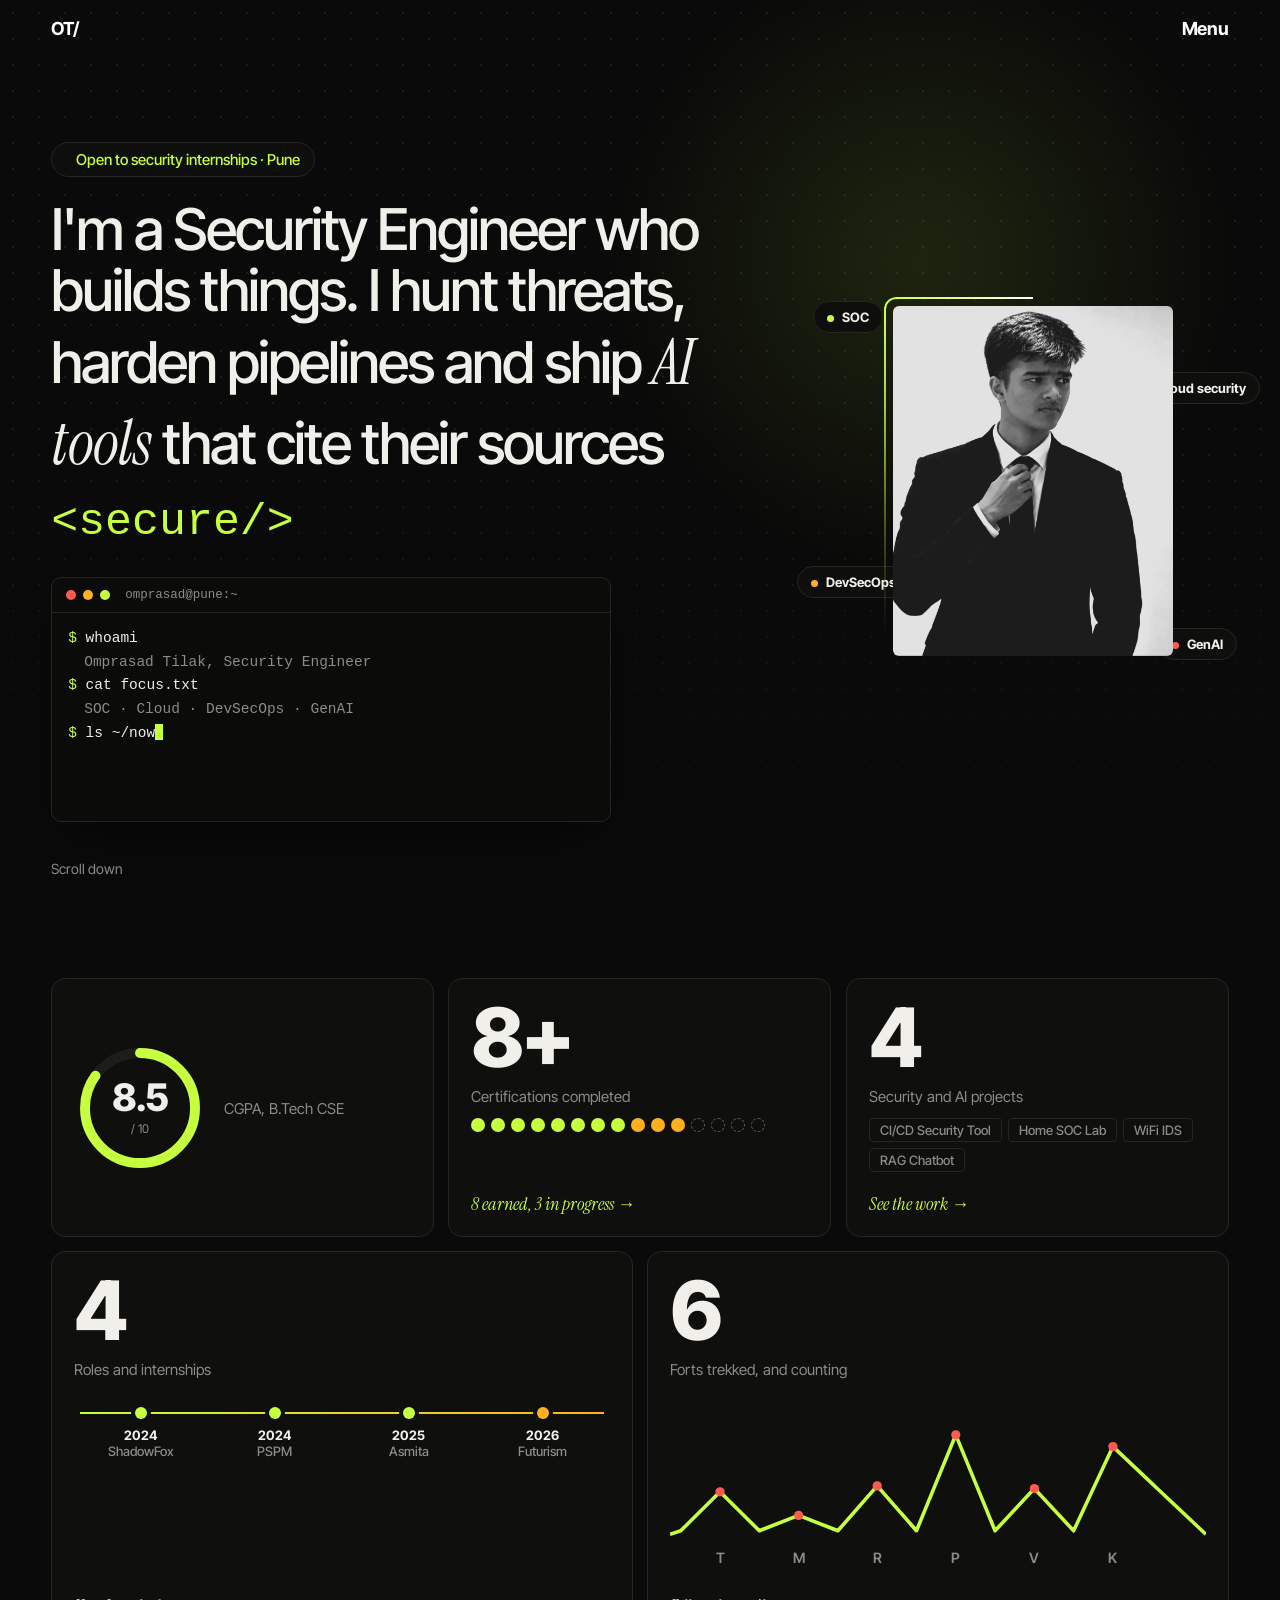
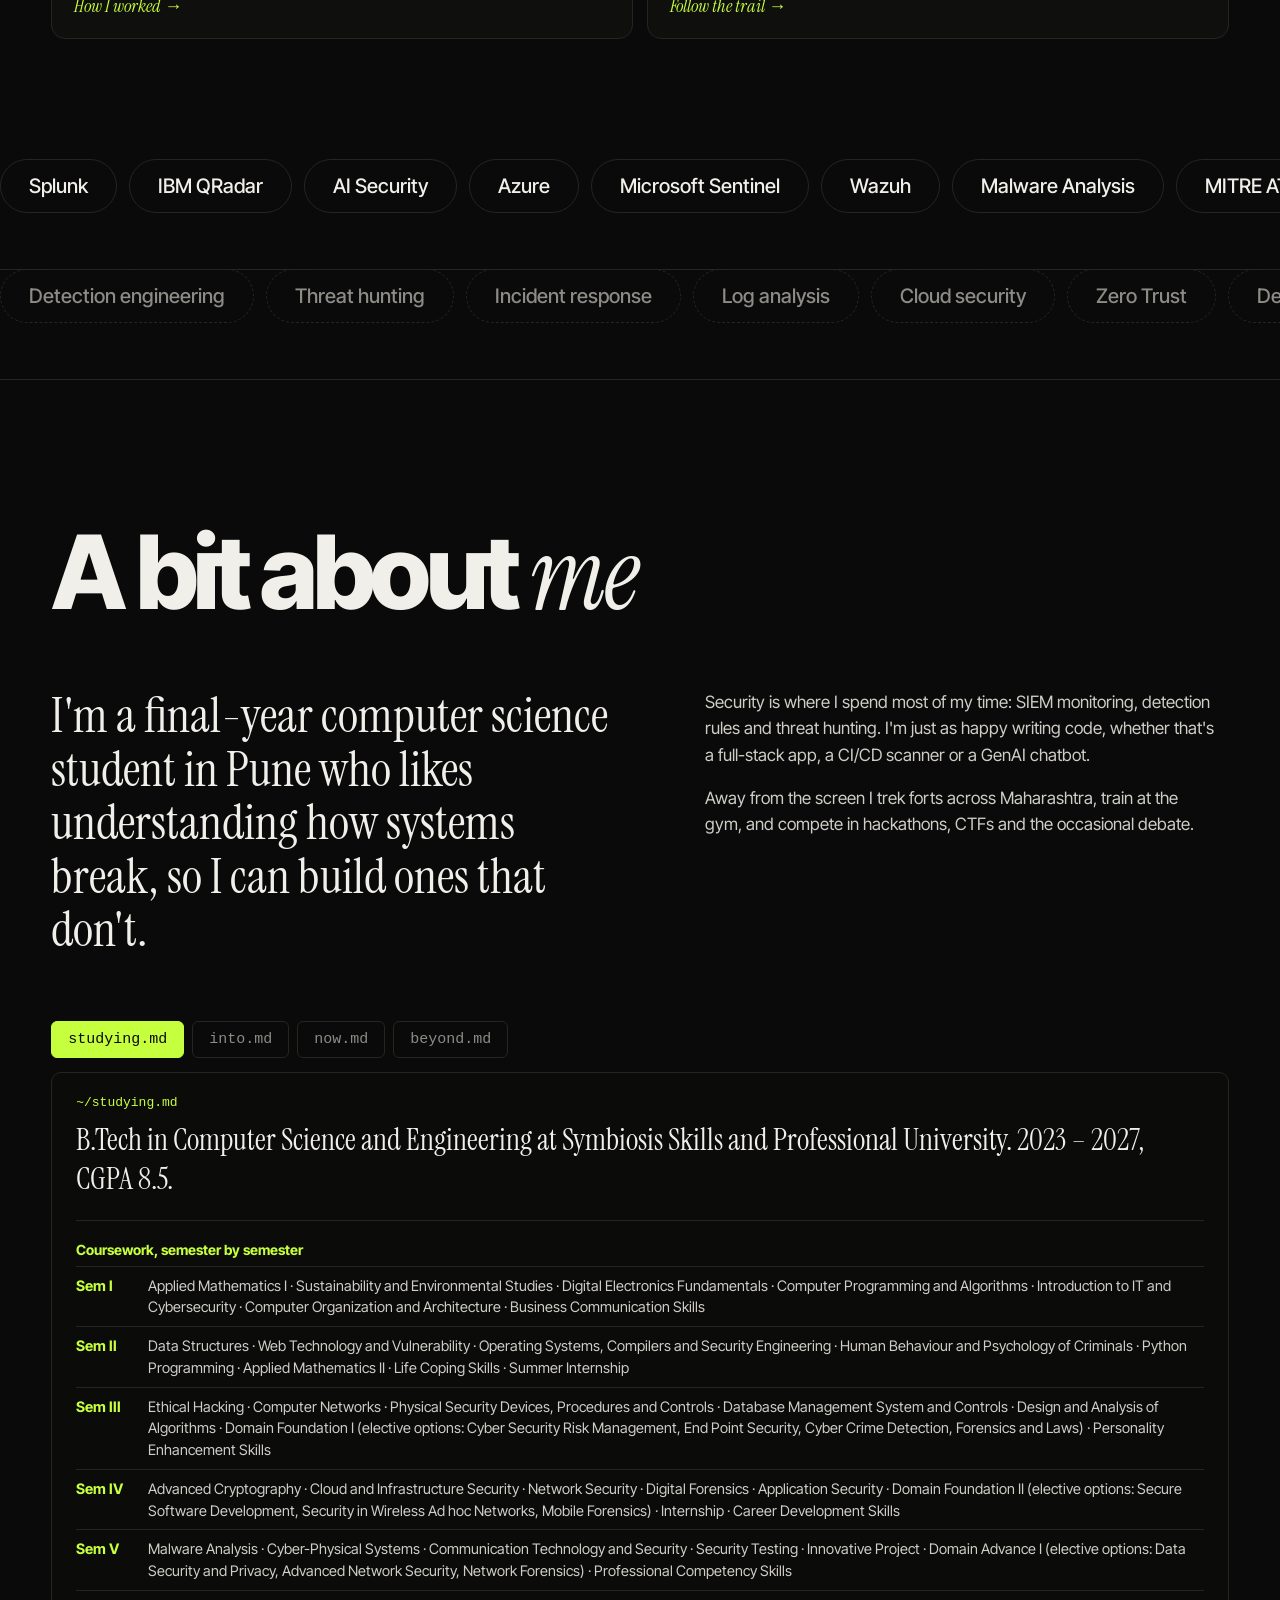
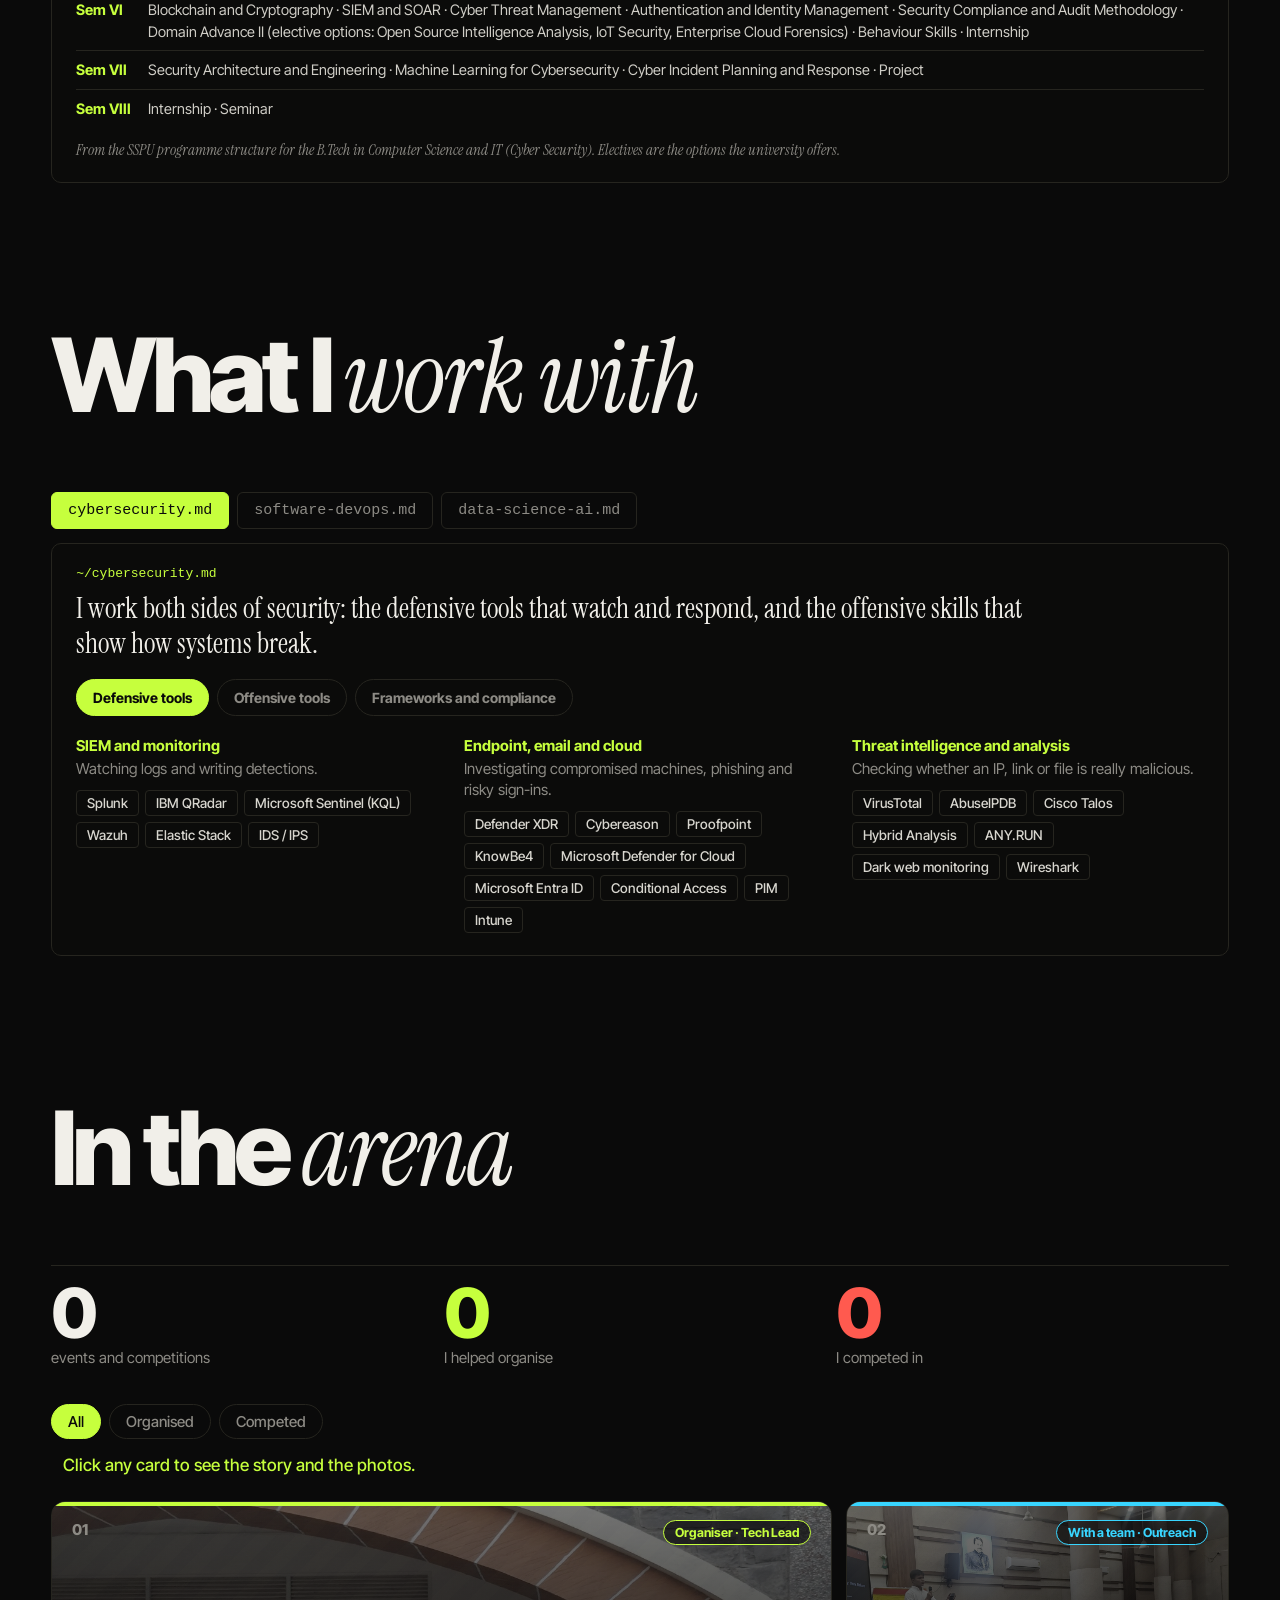
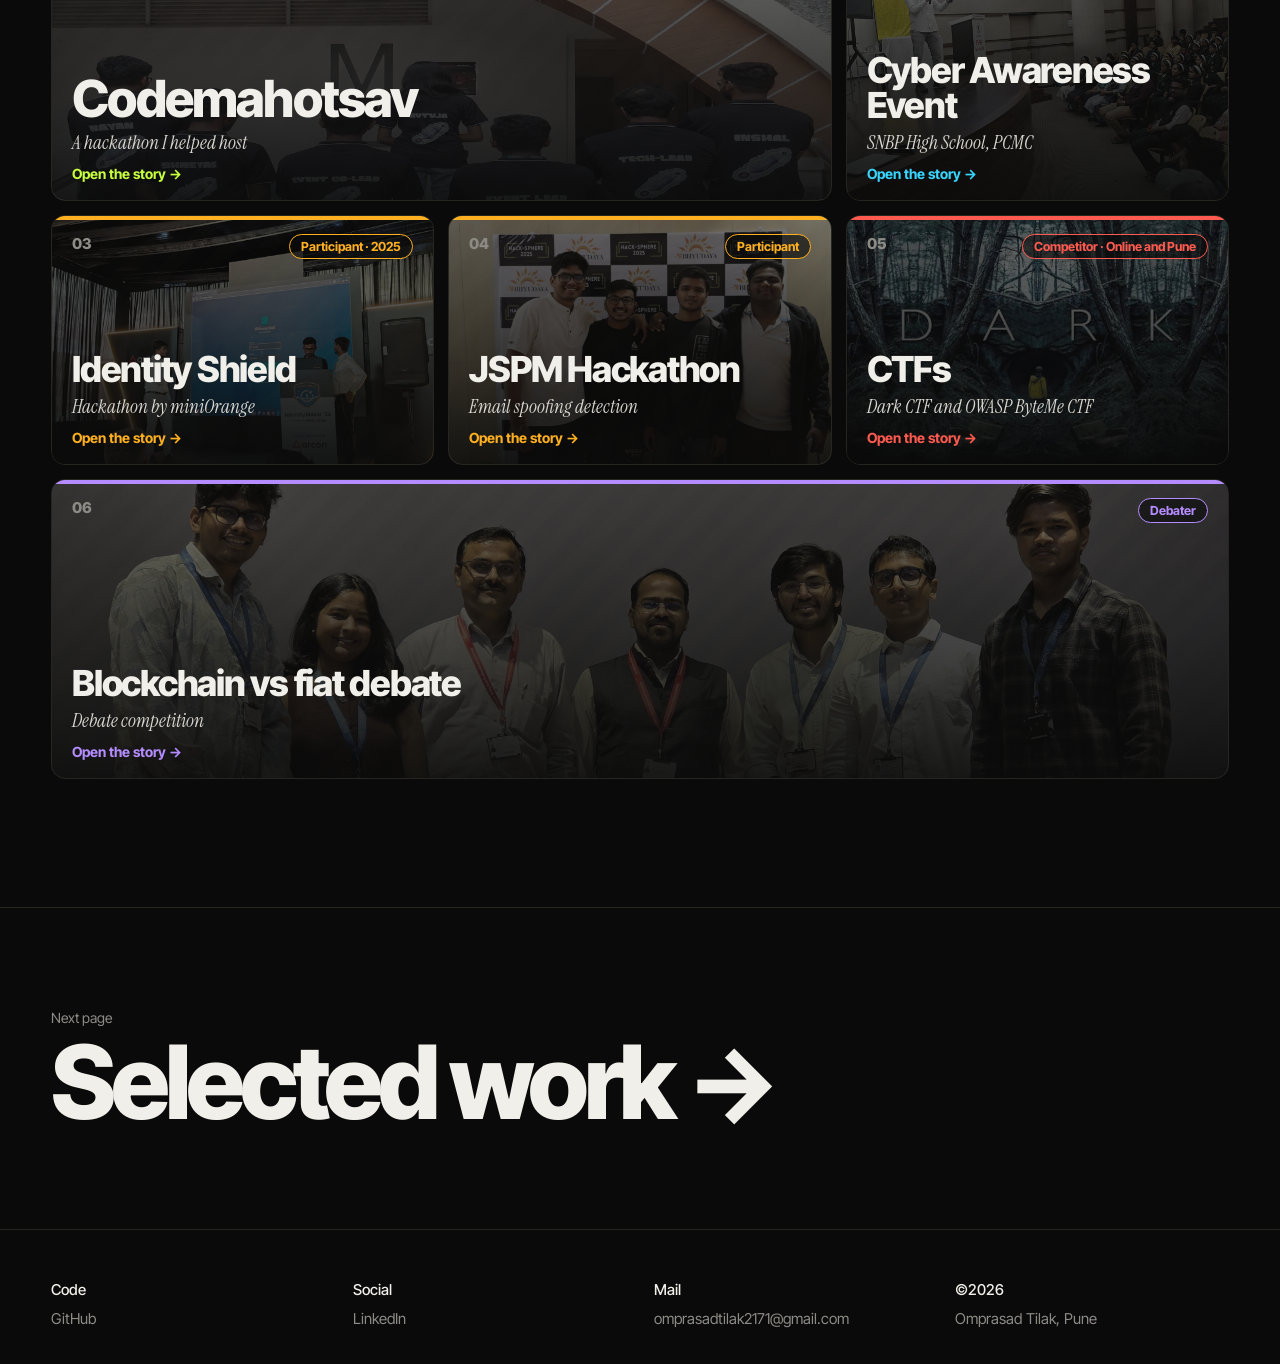
<file: index.html>
<!DOCTYPE html>
<html lang="en">
<head>
<meta charset="utf-8">
<meta name="viewport" content="width=device-width, initial-scale=1, viewport-fit=cover">
<meta name="theme-color" content="#0a0a0a">
<meta name="description" content="Portfolio of Omprasad Tilak, cybersecurity analyst across SOC, cloud security, DevSecOps and applied AI.">
<title>Omprasad Tilak | Cybersecurity Analyst</title>
<link rel="icon" type="images/png" href="images/portrait.png">
<link rel="preconnect" href="https://fonts.googleapis.com">
<link rel="preconnect" href="https://fonts.gstatic.com" crossorigin>
<link href="https://fonts.googleapis.com/css2?family=Inter+Tight:wght@400;500;700;800&family=Instrument+Serif:ital@0;1&display=swap" rel="stylesheet">
<link rel="stylesheet" href="style.css">
<script>(function(){var r=false,s=false;try{var n=performance.getEntriesByType('navigation')[0];r=n?n.type==='reload':!!(performance.navigation&&performance.navigation.type===1)}catch(e){}try{s=sessionStorage.getItem('pre')==='1'}catch(e){}var home=/(^|\/)(index\.html)?$/.test(location.pathname);if(r||(home&&!s))document.documentElement.className+=' show-pre pre-lock'})();</script>
<script>(function(){var d=document.documentElement;if(d.classList.contains('show-pre'))return;try{var n=performance.getEntriesByType('navigation')[0];if(n&&n.type==='navigate')d.className+=' show-pt'}catch(e){}})();</script>
<script>(function(){try{var f=sessionStorage.getItem('intro');sessionStorage.removeItem('intro');if(f==='1'&&document.documentElement.className.indexOf('show-pre')<0&&!matchMedia('(prefers-reduced-motion: reduce)').matches)document.documentElement.className+=' show-intro'}catch(e){}})();</script>
<style>
.hero.hero2{position:relative;display:grid;grid-template-columns:minmax(0,1.3fr) minmax(0,.7fr);gap:36px 56px;align-items:center;justify-content:normal;overflow:hidden}
.hero2:before{content:"";position:absolute;inset:0;background:radial-gradient(520px circle at var(--mx,72%) var(--my,28%),rgba(198,255,61,.11),transparent 62%);pointer-events:none}
.hero2:after{content:"";position:absolute;inset:0;background-image:radial-gradient(rgba(255,255,255,.075) 1px,transparent 1px);background-size:26px 26px;-webkit-mask-image:linear-gradient(#000 40%,transparent);mask-image:linear-gradient(#000 40%,transparent);pointer-events:none}
.hero2>*{position:relative;z-index:1}
.hero2 h1{font-size:clamp(30px,4.5vw,66px);max-width:15em}
.kick{display:inline-flex;align-items:center;gap:10px;font:500 15px var(--sans);color:var(--acc);margin-bottom:22px;padding:7px 14px;border:1px solid var(--line);border-radius:99px;background:#0e0e0d}
.kick .dot{animation-iteration-count:infinite}
.term{margin-top:30px;max-width:560px;border:1px solid var(--line);border-radius:10px;background:#0b0b0a;overflow:hidden;box-shadow:0 18px 50px -20px rgba(0,0,0,.8)}
.th{display:flex;align-items:center;gap:7px;padding:10px 14px;border-bottom:1px solid var(--line);font:500 12.5px ui-monospace,Menlo,monospace;color:var(--mute)}
.th i{width:10px;height:10px;border-radius:50%;background:#2a2a27}.th i:nth-child(1){background:#ff5a4f}.th i:nth-child(2){background:#ffb020}.th i:nth-child(3){background:var(--acc)}
.th span{margin-left:8px}
.tb{padding:14px 16px 16px;font:500 14.5px/1.65 ui-monospace,SFMono-Regular,Menlo,monospace;min-height:208px}
.tb .cmd{color:var(--fg)}.tb .cmd:before{content:"$ ";color:var(--acc)}
.tb .out{color:var(--mute);padding-left:16px}
.tb .ok{color:var(--acc)}
.cur{display:inline-block;width:8px;height:16px;background:var(--acc);vertical-align:-3px;animation:blink 1s steps(1) infinite}
@keyframes blink{50%{opacity:0}}
.pv{position:relative;display:grid;place-items:center;padding:20px 0}
.fb{position:absolute;font:700 13px var(--sans);padding:7px 13px;border:1px solid var(--line);border-radius:99px;background:#0e0e0d;color:var(--fg);animation:fl 5.5s ease-in-out infinite;white-space:nowrap}
.fb:before{content:"";display:inline-block;width:7px;height:7px;border-radius:50%;background:var(--acc);margin-right:8px}
.fb.a{top:4%;left:-6%}.fb.b{top:22%;right:-8%;animation-delay:-1.4s}.fb.c{bottom:20%;left:-10%;animation-delay:-2.8s}.fb.d{bottom:4%;right:-2%;animation-delay:-4s}
.fb.b:before{background:#38d5ff}.fb.c:before{background:#ffb020}.fb.d:before{background:#ff5a4f}
@keyframes fl{50%{transform:translateY(-10px)}}
.hero2 .scroll{grid-column:1/-1}
.bento{display:grid;grid-template-columns:repeat(6,1fr);gap:14px;padding:clamp(24px,4vw,48px) var(--pad) clamp(36px,5vw,64px)}
.t3{position:relative;grid-column:span 2;display:flex;flex-direction:column;gap:10px;padding:22px 22px 20px;border:1px solid var(--line);border-radius:14px;background:#0f0f0e;overflow:hidden;transition:border-color .25s,transform .2s;will-change:transform}
.t3.w{grid-column:span 3}
.t3:hover,.t3:focus-visible{border-color:var(--acc)}
.t3 .big{display:block;font:800 clamp(56px,6.4vw,100px)/.9 var(--sans);letter-spacing:-.05em;white-space:nowrap}
.t3 .lb{color:var(--mute);font-size:15px}
.t3 .go2{margin-top:auto;padding-top:10px;font:400 italic 18px var(--serif);color:var(--acc)}
.cg{flex-direction:row;align-items:center;gap:18px}
.gw{position:relative;width:132px;height:132px;flex:none}
.gw svg{width:100%;height:100%;transform:rotate(-90deg)}
.gt{fill:none;stroke:#1d1d1a;stroke-width:9}
.gf{fill:none;stroke:var(--acc);stroke-width:9;stroke-linecap:round;stroke-dasharray:100;stroke-dashoffset:100;transition:stroke-dashoffset 1.6s cubic-bezier(.2,.8,.2,1) .2s}
.t3.on .gf{stroke-dashoffset:15}
.gn{position:absolute;inset:0;display:grid;place-items:center;text-align:center}
.gn b{font:800 38px/1 var(--sans);letter-spacing:-.04em}
.gn small{display:block;color:var(--mute);font-size:12px;margin-top:2px}
.dots{display:flex;flex-wrap:wrap;gap:6px}
.dots i{width:14px;height:14px;border-radius:50%;background:var(--acc)}
.dots i.ip{background:#ffb020;animation:pg 1.8s ease-out infinite;box-shadow:0 0 0 0 #ffb020}
.dots i.pl{background:none;border:1.5px dashed #5a5a55}
@keyframes pg{70%{box-shadow:0 0 0 7px transparent}100%{box-shadow:0 0 0 0 transparent}}
.mini{display:flex;flex-wrap:wrap;gap:6px}
.mini span{font:500 13px var(--sans);padding:3px 10px;border:1px solid var(--line);border-radius:4px;color:var(--mute)}
.tl{display:flex;justify-content:space-between;position:relative;padding-top:14px;margin-top:2px}
.tl:before{content:"";position:absolute;left:6px;right:6px;top:19px;height:2px;background:linear-gradient(90deg,var(--acc),#ffb020)}
.tl div{position:relative;font:500 13px/1.25 var(--sans);color:var(--mute);text-align:center;flex:1}
.tl div:before{content:"";display:block;width:12px;height:12px;border-radius:50%;background:var(--acc);margin:0 auto 8px;box-shadow:0 0 0 4px #0f0f0e}
.tl div:last-child:before{background:#ffb020}
.tl b{display:block;color:var(--fg);font-weight:700}
.pk{width:100%;height:auto;margin-top:4px}
.pk path{fill:none;stroke:var(--acc);stroke-width:2;stroke-linejoin:round;stroke-dasharray:600;stroke-dashoffset:600;transition:stroke-dashoffset 2.2s ease .2s}
.t3.on .pk path{stroke-dashoffset:0}
.pk circle{fill:#ff5a4f}
.pk text{fill:#8d8b85;font:600 8px var(--sans)}
.track.rev{animation-direction:reverse;animation-duration:55s}
.track.rev span{color:var(--mute);border-style:dashed}
.tools2{padding:0 0 56px;overflow:hidden;border-bottom:1px solid var(--line);margin-top:-1px}
.files{display:flex;flex-wrap:wrap;gap:8px;margin:34px 0 0}
.files button{all:unset;cursor:pointer;font:500 15px ui-monospace,Menlo,monospace;padding:9px 16px;border:1px solid var(--line);border-radius:6px;color:var(--mute);transition:.2s}
.files button:hover{color:var(--fg);border-color:#4a4a45}
.files button[aria-selected=true]{color:#0a0a0a;background:var(--acc);border-color:var(--acc)}
.files button:focus-visible{outline:2px solid var(--acc);outline-offset:3px}
.fp{margin-top:14px;padding:22px 24px;border:1px solid var(--line);border-radius:10px;background:#0b0b0a;font:400 clamp(20px,2.4vw,30px)/1.3 var(--serif);min-height:120px;animation:fi .5s both}
.fp .pth{display:block;font:500 13px ui-monospace,Menlo,monospace;color:var(--acc);margin-bottom:10px}
@keyframes fi{from{opacity:0;transform:translateY(8px)}}
.rv{opacity:0;transform:translateY(26px);transition:opacity .9s,transform .9s cubic-bezier(.2,.7,.2,1)}
.rv.in{opacity:1;transform:none}
@media(max-width:900px){.hero.hero2{grid-template-columns:1fr}.pv{order:-1;justify-self:start}.fb.a{left:0}.fb.c{left:0}.fb.b,.fb.d{right:0}.t3,.t3.w{grid-column:span 3}.t3:last-child{grid-column:span 6}}
@media(max-width:600px){.t3,.t3.w{grid-column:span 6}.cg{flex-direction:row}.tb{font-size:13px}}
@media(prefers-reduced-motion:reduce){.fb,.cur,.dots i.ip{animation:none}.rv{opacity:1;transform:none;transition:none}.pk path{transition:none;stroke-dashoffset:0}.gf{transition:none}}
</style>
<style>
.asum{display:grid;grid-template-columns:repeat(3,1fr);border-top:1px solid var(--line);margin-bottom:20px}
.asum div{padding:16px 16px 14px 0}
.asum b{display:block;font:800 clamp(40px,5.4vw,72px)/.9 var(--sans);letter-spacing:-.05em}
.asum div:nth-child(2) b{color:var(--acc)}.asum div:nth-child(3) b{color:#ff5a4f}
.asum span{color:var(--mute);font-size:15px}
.af{display:flex;gap:8px;flex-wrap:wrap;margin-bottom:16px}
.af button{all:unset;cursor:pointer;font:500 15px var(--sans);padding:7px 16px;border:1px solid var(--line);border-radius:99px;color:var(--mute);transition:.2s}
.af button:hover{color:var(--fg);border-color:#4a4a45}
.af button.on{background:var(--acc);color:#0a0a0a;border-color:var(--acc)}
.af button:focus-visible{outline:2px solid var(--acc);outline-offset:3px}
.ahint{display:flex;align-items:center;gap:12px;margin:0 0 26px;font:500 17px var(--sans);color:var(--acc)}
.ahint .dot{flex:none;animation-iteration-count:infinite}
.evg{display:grid;grid-template-columns:repeat(6,1fr);gap:14px}
.ev{all:unset;box-sizing:border-box;position:relative;cursor:pointer;grid-column:span 2;min-height:250px;border:1px solid var(--line);border-radius:14px;overflow:hidden;display:flex;flex-direction:column;justify-content:space-between;padding:18px 20px 18px;background:repeating-linear-gradient(135deg,#131311 0 14px,#0f0f0e 14px 28px);transition:transform .25s,border-color .25s;--rc:var(--acc)}
.ev.big{grid-column:span 4;min-height:300px}.ev.wide{grid-column:span 6;min-height:210px}
.ev:hover,.ev:focus-visible{transform:translateY(-5px);border-color:var(--rc)}
.ev:focus-visible{outline:2px solid var(--rc);outline-offset:3px}
.ev .cv{position:absolute;inset:0;width:100%;height:100%;object-fit:cover;opacity:.5;transition:transform .8s cubic-bezier(.2,.7,.2,1),opacity .4s;filter:saturate(.8)}
.ev:hover .cv{transform:scale(1.06);opacity:.62}
.ev:before{content:"";position:absolute;inset:0;background:linear-gradient(180deg,rgba(10,10,10,.15),rgba(10,10,10,.88));z-index:1}
.ev:after{content:"";position:absolute;left:0;top:0;right:0;height:4px;background:var(--rc);z-index:2}
.ev>*:not(.cv){position:relative;z-index:2}
.evt{display:flex;justify-content:space-between;align-items:flex-start;gap:10px}
.evn{font:800 15px var(--sans);color:var(--mute)}
.evb{font:700 12.5px var(--sans);padding:4px 11px;border-radius:99px;border:1px solid var(--rc);color:var(--rc);background:rgba(10,10,10,.6)}
.ev h3{font:800 clamp(24px,2.8vw,38px)/1 var(--sans);letter-spacing:-.035em}
.ev.big h3{font-size:clamp(30px,4vw,54px)}
.ev .tg{display:block;font:italic 400 19px var(--serif);color:#d8d6cf;margin-top:6px}
.ev .op{font:700 14px var(--sans);color:var(--rc);margin-top:10px;display:block}
dialog.ad{border:1px solid var(--line);background:#0e0e0d;color:var(--fg);width:min(900px,94vw);max-height:92vh;max-height:92dvh;padding:0;border-radius:10px;overflow:auto;margin:auto}
dialog.ad::backdrop{background:rgba(0,0,0,.72);backdrop-filter:blur(6px)}
html:has(dialog.ad[open]){overflow:hidden}
dialog.ad[open]{animation:dpop2 .35s cubic-bezier(.2,.8,.2,1)}
@keyframes dpop2{from{opacity:0;transform:translateY(18px) scale(.98)}}
.ad .dh{position:sticky;top:0;z-index:3;display:flex;justify-content:space-between;align-items:center;padding:14px 22px;background:#0e0e0d;border-bottom:1px solid var(--line);font:500 15px var(--sans)}
.ad .dh button{all:unset;cursor:pointer;color:var(--fg);padding:4px 2px}
.ad .dh button:hover{color:var(--acc)}
.ad .dh button:focus-visible{outline:2px solid var(--acc);border-radius:4px}
.ad .dh nav{display:flex;gap:22px}
.ad .cb{padding:26px 22px 34px}
.ad .evb{display:inline-block;margin-bottom:14px;background:none}
.ad h3{font:800 clamp(32px,5vw,60px)/1 var(--sans);letter-spacing:-.04em}
.ad .by{font:italic 400 22px var(--serif);color:var(--mute);margin:8px 0 20px}
.ad p.d{color:#cfcdc6;font-size:19px;max-width:38em}
.ad .gal2{display:grid;grid-template-columns:repeat(2,1fr);gap:30px;padding:26px 12px 8px}
@media(max-width:760px){.ad .gal2{grid-template-columns:1fr}}
@media(max-width:900px){.evg{grid-template-columns:repeat(2,1fr)}.ev,.ev.big,.ev.wide{grid-column:span 1}.ev.big,.ev.wide{grid-column:span 2}}
@media(max-width:560px){.evg{grid-template-columns:1fr}.ev,.ev.big,.ev.wide{grid-column:span 1;min-height:220px}.asum span{font-size:13px}}
@media(prefers-reduced-motion:reduce){dialog.ad[open]{animation:none}.ev .cv{transition:none}}
.ad h4.sb{font:700 clamp(22px,2.6vw,30px)/1.1 var(--sans);letter-spacing:-.03em;margin:34px 0 8px;padding-top:22px;border-top:1px solid var(--line)}
.ad h4.sb span{display:block;font:italic 400 19px var(--serif);color:var(--rc);letter-spacing:0;margin-top:5px}
.ad .kf2{display:grid;grid-template-columns:repeat(auto-fit,minmax(190px,1fr));border-top:1px solid var(--line);margin:18px 0 6px}
.ad .kf2 div{padding:11px 14px 13px 0;border-bottom:1px solid var(--line)}
.ad .kf2 small{display:block;color:var(--mute);font-size:13px}
.ad .kf2 span{font-size:16px;line-height:1.35}
.ad .sk2h{font:700 14px var(--sans);color:var(--rc);margin:20px 0 10px}
.ad .sk2{display:flex;flex-wrap:wrap;gap:6px;list-style:none;padding:0;margin:0}
.ad .sk2 li{font:500 14px var(--sans);padding:4px 11px;border:1px solid var(--line);border-radius:4px}
.ad .sv{border-left:3px solid var(--rc);padding:2px 0 2px 16px;margin-top:20px;color:#cfcdc6;font-size:17px}
.ad .sv b{display:block;color:var(--rc);font:700 14px var(--sans);margin-bottom:3px}
.ad .gal2 .slot:not(:has(img)){min-height:150px}
.cw{margin-top:22px;padding-top:6px;border-top:1px solid var(--line);font-family:var(--sans)}
.cw h5{font:700 14px var(--sans);color:var(--acc);margin:14px 0 8px}
.cw>div{display:grid;grid-template-columns:62px 1fr;gap:10px;padding:8px 0;border-top:1px solid var(--line);font-size:14.5px;line-height:1.5;color:#cfcdc6}
.cw b{color:var(--acc);font-weight:700}
.cwn{font:italic 400 15px var(--serif);color:var(--mute);margin-top:12px}
.sp{margin-top:14px;border:1px solid var(--line);border-radius:10px;background:#0b0b0a;padding:22px 24px;animation:fi .5s both}
.sp .lead2{font:400 clamp(20px,2.4vw,28px)/1.25 var(--serif);margin-bottom:18px;max-width:34em}
.sub{display:flex;gap:8px;flex-wrap:wrap;margin:0 0 20px}
.sub button{all:unset;cursor:pointer;font:700 14px var(--sans);padding:9px 16px;border:1px solid var(--line);border-radius:99px;color:var(--mute);transition:.2s;--sc:var(--acc)}
.sub button[data-c=red]{--sc:#ff5a4f}.sub button[data-c=amber]{--sc:#ffb020}
.sub button:hover{color:var(--fg);border-color:var(--sc)}
.sub button[aria-pressed=true]{background:var(--sc);color:#0a0a0a;border-color:var(--sc)}
.sub button:focus-visible{outline:2px solid var(--sc);outline-offset:3px}
.sg{display:grid;grid-template-columns:repeat(auto-fit,minmax(250px,1fr));gap:24px 36px}
.sg h4{font:700 15px var(--sans);color:var(--fg);margin:0 0 3px}
.sg p{color:var(--mute);font-size:15px;line-height:1.4;margin-bottom:11px}
.sc{display:flex;flex-wrap:wrap;gap:6px;list-style:none;padding:0;margin:0}
.sc li{display:inline-flex;align-items:center;gap:7px;font:500 13.5px var(--sans);padding:4px 10px;border:1px solid var(--line);border-radius:4px;color:#d8d6cf}
.sc li img{flex:none;opacity:.9}
.sc li.pl{border-style:dashed;color:var(--mute)}
.sg.off h4{color:#ff5a4f}.sg.def h4{color:var(--acc)}
@media(max-width:600px){html .sp{padding:16px}html .cw>div{grid-template-columns:1fr;gap:2px}.sub button{min-height:42px}}
.ph2{position:relative;margin:0}
.ph2 img{display:block;width:100%;height:auto;border-radius:6px;background:#0f0f0e}
.ph2:before{content:"";position:absolute;inset:-9px;border-radius:12px;padding:2px;pointer-events:none;background:conic-gradient(from var(--a),transparent 0 62%,var(--lc,#38d5ff) 88%,#fff 100%);-webkit-mask:linear-gradient(#000 0 0) content-box,linear-gradient(#000 0 0);-webkit-mask-composite:xor;mask:linear-gradient(#000 0 0) content-box,linear-gradient(#000 0 0);mask-composite:exclude;animation:orbit 3.2s linear infinite}
.nf{padding:34px 18px;border:1px dashed #4a4a45;border-radius:6px;color:var(--mute);font:500 13.5px/1.5 ui-monospace,Menlo,monospace;text-align:center;background:repeating-linear-gradient(135deg,#141412 0 14px,#101010 14px 28px);overflow-wrap:anywhere}
@media(prefers-reduced-motion:reduce){.ph2:before{animation:none}}
.ev .cv{object-position:var(--op,center 22%)}
.ev.wide{min-height:300px}
@media(max-width:560px){html .ev.wide{min-height:230px}}
</style>
</head>
<body>
<div id="intro" aria-hidden="true"><span>About</span></div>
<div id="pre" aria-hidden="true"><span>Loading portfolio</span><b id="pn">0%</b></div>
<div id="pt" aria-hidden="true"><span style="font-size:min(24vw,330px)">Home</span></div>
<header class="bar">
  <a href="index.html" aria-label="Home">OT/</a>
  <button id="mb" aria-expanded="false" aria-controls="menu">Menu</button>
</header>

<div id="menu" role="dialog" aria-label="Menu">
  <div class="top"><span>/ menu</span><button id="mc">Close</button></div>
  <nav><a href="index.html" aria-current="page">About</a><a href="work.html">Work</a><a href="experience.html">Experience</a><a href="trail.html">Trail</a><a href="certifications.html">Credentials</a><a href="certifications.html#contact">Contact</a></nav>
  <div class="cn">
    <a href="https://in.linkedin.com/in/omprasad-tilak-69430b297" target="_blank" rel="noopener"><small>01</small>LinkedIn</a>
    <a href="https://github.com/omeetilak" target="_blank" rel="noopener"><small>02</small>GitHub</a>
    <a href="mailto:omprasadtilak2171@gmail.com"><small>03</small>Email</a>
  </div>
</div>

<main id="top">
<div class="hero hero2" id="hero">
    <div>
      <p class="kick"><span class="dot" aria-hidden="true"></span>Open to security internships &middot; Pune</p>
      <h1>I'm a Security Engineer who builds things. I hunt threats, harden pipelines and ship <em>AI tools</em> that cite their sources <span class="tag">&lt;secure/&gt;</span></h1>
      <div class="term" aria-label="Terminal intro"><div class="th"><i></i><i></i><i></i><span>omprasad@pune:~</span></div><div class="tb" id="tb"></div></div>
    </div>
    <div class="pv">
      <span class="fb a">SOC</span><span class="fb b">Cloud security</span><span class="fb c">DevSecOps</span><span class="fb d">GenAI</span>
      <!-- YOUR PHOTO: save as images/portrait.png -->
      <div class="ring"><div class="slot portrait" data-hint="Add images/portrait.png"><img src="images/portrait.png" alt="Portrait of Omprasad Tilak" onerror="this.remove()"></div></div>
    </div>
    <span class="scroll">Scroll down</span>
  </div>

  <div class="bento">
    <a class="t3 cg" href="index.html#about" aria-label="CGPA 8.5 out of 10">
      <div class="gw"><svg viewBox="0 0 120 120" aria-hidden="true"><circle class="gt" cx="60" cy="60" r="50"/><circle class="gf" cx="60" cy="60" r="50" pathLength="100"/></svg><div class="gn"><div><b data-n="8.5" data-d="1">0</b><small>/ 10</small></div></div></div>
      <div><span class="lb">CGPA, B.Tech CSE</span></div>
    </a>
    <a class="t3" href="certifications.html"><b class="big" data-n="8" data-s="+">0</b><span class="lb">Certifications completed</span>
      <div class="dots" aria-hidden="true"><i></i><i></i><i></i><i></i><i></i><i></i><i></i><i></i><i class="ip"></i><i class="ip"></i><i class="ip"></i><i class="pl"></i><i class="pl"></i><i class="pl"></i><i class="pl"></i></div>
      <span class="go2">8 earned, 3 in progress &rarr;</span></a>
    <a class="t3" href="work.html"><b class="big" data-n="4">0</b><span class="lb">Security and AI projects</span>
      <div class="mini"><span>CI/CD Security Tool</span><span>Home SOC Lab</span><span>WiFi IDS</span><span>RAG Chatbot</span></div>
      <span class="go2">See the work &rarr;</span></a>
    <a class="t3 w" href="experience.html"><b class="big" data-n="4">0</b><span class="lb">Roles and internships</span>
      <div class="tl"><div><b>2024</b>ShadowFox</div><div><b>2024</b>PSPM</div><div><b>2025</b>Asmita</div><div><b>2026</b>Futurism</div></div>
      <span class="go2">How I worked &rarr;</span></a>
    <a class="t3 w" href="trail.html"><b class="big" data-n="6">0</b><span class="lb">Forts trekked, and counting</span>
      <svg class="pk" viewBox="0 0 300 100" aria-hidden="true"><path d="M0,78 6,76 28,54.2 50,76 72,67.4 94,76 116,50.9 138,76 160,22.3 182,76 204,52.4 226,76 248,28.9 300,78"/><text x="28" y="94" text-anchor="middle">T</text><circle cx="28" cy="54.2" r="2.6"/><text x="72" y="94" text-anchor="middle">M</text><circle cx="72" cy="67.4" r="2.6"/><text x="116" y="94" text-anchor="middle">R</text><circle cx="116" cy="50.9" r="2.6"/><text x="160" y="94" text-anchor="middle">P</text><circle cx="160" cy="22.3" r="2.6"/><text x="204" y="94" text-anchor="middle">V</text><circle cx="204" cy="52.4" r="2.6"/><text x="248" y="94" text-anchor="middle">K</text><circle cx="248" cy="28.9" r="2.6"/></svg>
      <span class="go2">Follow the trail &rarr;</span></a>
  </div>

  <div class="tools" aria-label="Tools I use">
    <div class="track" id="track">
      <span>Splunk</span><span>IBM QRadar</span><span>AI Security</span><span>Azure</span><span>Microsoft Sentinel</span><span>Wazuh</span><span>Malware Analysis</span><span>MITRE ATT&amp;CK</span><span>Wireshark</span><span>Burp Suite</span><span>Docker</span><span>GitHub Actions</span><span>Semgrep</span><span>Trivy</span><span>Entra ID</span><span>Python</span><span>LangChain</span><span>Gemini API</span>
    </div>
  </div>
  <div class="tools2" aria-hidden="true">
    <div class="track rev" id="track2">
      <span>Detection engineering</span><span>Threat hunting</span><span>Incident response</span><span>Log analysis</span><span>Cloud security</span><span>Zero Trust</span><span>DevSecOps</span><span>Generative AI</span><span>RAG</span><span>Automation</span>
    </div>
  </div>

  <section id="about">
    <div class="sh"><h2>A bit about <i>me</i></h2></div>
    <div class="ab">
      <p class="big">I'm a final-year computer science student in Pune who likes understanding how systems break, so I can build ones that don't.</p>
      <div class="txt">
        <p>Security is where I spend most of my time: SIEM monitoring, detection rules and threat hunting. I'm just as happy writing code, whether that's a full-stack app, a CI/CD scanner or a GenAI chatbot.</p>
        <p>Away from the screen I trek forts across Maharashtra, train at the gym, and compete in hackathons, CTFs and the occasional debate.</p>
      </div>
    </div>
    <div class="files" role="tablist" aria-label="More about me">
      <button role="tab" id="t0" aria-selected="true" aria-controls="fp">studying.md</button>
      <button role="tab" id="t1" aria-selected="false" aria-controls="fp">into.md</button>
      <button role="tab" id="t2" aria-selected="false" aria-controls="fp">now.md</button>
      <button role="tab" id="t3" aria-selected="false" aria-controls="fp">beyond.md</button>
    </div>
    <div class="fp" id="fp" role="tabpanel" aria-live="polite"></div>
  </section>

  <section id="skills" style="padding-top:0">
    <div class="sh"><h2>What I <i>work with</i></h2></div>
    <div class="files" role="tablist" aria-label="Skill areas">
      <button role="tab" id="k0" aria-selected="true" aria-controls="sp">cybersecurity.md</button>
      <button role="tab" id="k1" aria-selected="false" aria-controls="sp">software-devops.md</button>
      <button role="tab" id="k2" aria-selected="false" aria-controls="sp">data-science-ai.md</button>
    </div>
    <div class="sp" id="sp" role="tabpanel" aria-live="polite"></div>
  </section>

  <section id="arena" style="padding-top:0">
    <div class="sh"><h2>In the <i>arena</i></h2></div>
    <div class="asum"><div><b data-n="7">0</b><span>events and competitions</span></div><div><b data-n="2">0</b><span>I helped organise</span></div><div><b data-n="5">0</b><span>I competed in</span></div></div>
    <div class="af" role="group" aria-label="Filter events"><button type="button" class="on" data-f="all">All</button><button type="button" data-f="org">Organised</button><button type="button" data-f="comp">Competed</button></div>
    <p class="ahint"><span class="dot" aria-hidden="true"></span>Click any card to see the story and the photos.</p>
    <div class="evg" id="evg"></div>
  </section>
  <a class="next" href="work.html"><small>Next page</small><b>Selected work &rarr;</b></a>
</main>

<dialog class="ad" id="ad" aria-labelledby="an"><div class="dh"><nav><button id="ap" type="button">&larr; Prev</button><button id="ax" type="button">Next &rarr;</button></nav><button id="ac" type="button">Close</button></div><div class="cb" id="ab"></div></dialog>
<footer>
  <div><b>Code</b><a href="https://github.com/omeetilak" target="_blank" rel="noopener">GitHub</a></div>
  <div><b>Social</b><a href="https://in.linkedin.com/in/omprasad-tilak-69430b297" target="_blank" rel="noopener">LinkedIn</a></div>
  <div><b>Mail</b><a href="mailto:omprasadtilak2171@gmail.com">omprasadtilak2171@gmail.com</a></div>
  <div><b>&copy;2026</b>Omprasad Tilak, Pune</div>
</footer>
<script src="main.js"></script>
<script>
(function(){
  var rm=matchMedia('(prefers-reduced-motion: reduce)').matches,fine=matchMedia('(pointer:fine)').matches;
  /* terminal */
  var tb=document.getElementById('tb');
  var L=[['c','whoami'],['o','Omprasad Tilak, Security Engineer'],['c','cat focus.txt'],['o','SOC \u00b7 Cloud \u00b7 DevSecOps \u00b7 GenAI'],['c','ls ~/now'],['o','home-soc-lab/  SC-300/  SC-500/  tryhackme-soc-l1/'],['c','status'],['k','open to internships \u2714']];
  function line(t,txt){var d=document.createElement('div');d.className=t==='c'?'cmd':t==='o'?'out':'out ok';d.textContent=txt;tb.appendChild(d);return d}
  if(tb){
    if(rm){L.forEach(function(l){line(l[0],l[1])});}
    else{
      var i=0,cur=document.createElement('span');cur.className='cur';
      (function next(){
        if(i>=L.length){var e=document.createElement('div');e.className='cmd';e.appendChild(cur);tb.appendChild(e);return}
        var l=L[i++];
        if(l[0]!=='c'){line(l[0],l[1]);setTimeout(next,260);return}
        var d=line('c','');d.appendChild(cur);var n=0,t=document.createTextNode('');d.insertBefore(t,cur);
        (function ty(){t.nodeValue=l[1].slice(0,++n);if(n<l[1].length)setTimeout(ty,38);else setTimeout(next,320)})();
      })();
    }
  }
  /* spotlight */
  var hero=document.getElementById('hero');
  if(hero&&fine&&!rm)hero.addEventListener('pointermove',function(e){var r=hero.getBoundingClientRect();hero.style.setProperty('--mx',(e.clientX-r.left)+'px');hero.style.setProperty('--my',(e.clientY-r.top)+'px')});
  /* tile tilt + reveal-on-view */
  var tiles=document.querySelectorAll('.t3');
  if(fine&&!rm)tiles.forEach(function(t){
    t.addEventListener('pointermove',function(e){var r=t.getBoundingClientRect(),x=(e.clientX-r.left)/r.width-.5,y=(e.clientY-r.top)/r.height-.5;t.style.transform='perspective(800px) rotateX('+(-y*6)+'deg) rotateY('+(x*8)+'deg) translateY(-3px)'});
    t.addEventListener('pointerleave',function(){t.style.transform=''});
  });
  if('IntersectionObserver' in window){
    var io=new IntersectionObserver(function(es){es.forEach(function(e){if(e.isIntersecting){e.target.classList.add('on','in');io.unobserve(e.target)}})},{threshold:.12});
    tiles.forEach(function(t){io.observe(t)});
    document.querySelectorAll('.bento,.tools,.tools2,#about,#skills,#arena').forEach(function(s){s.classList.add('rv');io.observe(s)});
  }else{tiles.forEach(function(t){t.classList.add('on')})}
  /* second marquee */
  var t2=document.getElementById('track2');if(t2)t2.innerHTML+=t2.innerHTML;
  /* profile tabs */
  var CW="<div class=\"cw\"><h5>Coursework, semester by semester</h5><div><b>Sem I</b><span>Applied Mathematics I \u00b7 Sustainability and Environmental Studies \u00b7 Digital Electronics Fundamentals \u00b7 Computer Programming and Algorithms \u00b7 Introduction to IT and Cybersecurity \u00b7 Computer Organization and Architecture \u00b7 Business Communication Skills</span></div><div><b>Sem II</b><span>Data Structures \u00b7 Web Technology and Vulnerability \u00b7 Operating Systems, Compilers and Security Engineering \u00b7 Human Behaviour and Psychology of Criminals \u00b7 Python Programming \u00b7 Applied Mathematics II \u00b7 Life Coping Skills \u00b7 Summer Internship</span></div><div><b>Sem III</b><span>Ethical Hacking \u00b7 Computer Networks \u00b7 Physical Security Devices, Procedures and Controls \u00b7 Database Management System and Controls \u00b7 Design and Analysis of Algorithms \u00b7 Domain Foundation I (elective options: Cyber Security Risk Management, End Point Security, Cyber Crime Detection, Forensics and Laws) \u00b7 Personality Enhancement Skills</span></div><div><b>Sem IV</b><span>Advanced Cryptography \u00b7 Cloud and Infrastructure Security \u00b7 Network Security \u00b7 Digital Forensics \u00b7 Application Security \u00b7 Domain Foundation II (elective options: Secure Software Development, Security in Wireless Ad hoc Networks, Mobile Forensics) \u00b7 Internship \u00b7 Career Development Skills</span></div><div><b>Sem V</b><span>Malware Analysis \u00b7 Cyber-Physical Systems \u00b7 Communication Technology and Security \u00b7 Security Testing \u00b7 Innovative Project \u00b7 Domain Advance I (elective options: Data Security and Privacy, Advanced Network Security, Network Forensics) \u00b7 Professional Competency Skills</span></div><div><b>Sem VI</b><span>Blockchain and Cryptography \u00b7 SIEM and SOAR \u00b7 Cyber Threat Management \u00b7 Authentication and Identity Management \u00b7 Security Compliance and Audit Methodology \u00b7 Domain Advance II (elective options: Open Source Intelligence Analysis, IoT Security, Enterprise Cloud Forensics) \u00b7 Behaviour Skills \u00b7 Internship</span></div><div><b>Sem VII</b><span>Security Architecture and Engineering \u00b7 Machine Learning for Cybersecurity \u00b7 Cyber Incident Planning and Response \u00b7 Project</span></div><div><b>Sem VIII</b><span>Internship \u00b7 Seminar</span></div><p class=\"cwn\">From the SSPU programme structure for the B.Tech in Computer Science and IT (Cyber Security). Electives are the options the university offers.</p></div>";
  var P=[['studying.md','B.Tech in Computer Science and Engineering at Symbiosis Skills and Professional University. 2023 \u2013 2027, CGPA 8.5.'+CW],['into.md','Detection engineering, threat hunting, cloud identity security, DevSecOps and applied GenAI.'],['now.md','Running a home SOC lab, preparing for Microsoft SC-300 and SC-500, and working through TryHackMe\u2019s SOC Level 1 path.'],['beyond.md','Fort treks, the gym, hackathons, CTFs and debate. Events are below, and the treks have their own <a href="trail.html" style="color:var(--acc)">Trail page</a>.']];
  var fp=document.getElementById('fp'),tabs=document.querySelectorAll('#about .files button');
  function tab(k){tabs.forEach(function(b,j){b.setAttribute('aria-selected',j===k)});fp.style.animation='none';fp.offsetWidth;fp.style.animation='';fp.innerHTML='<span class="pth">~/'+P[k][0]+'</span>'+P[k][1];fp.setAttribute('aria-labelledby','t'+k)}
  tabs.forEach(function(b,k){b.addEventListener('click',function(){tab(k)})});
  tab(0);
})();
</script>

<script>
(function(){
  var EX=['jpeg','jpg','png','webp','jfif','JPG','JPEG','PNG'];
  window.nx=function(im){
    var o=im.getAttribute('data-o');
    if(!o){
      o=im.getAttribute('src');im.setAttribute('data-o',o);
      var m=o.match(/^(.+?)(-?)(\d)\.\w+$/),b=[o.replace(/\.\w+$/,'')];
      if(m){b.push(m[1]+m[3]);b.push(m[1]+'-'+m[3])}
      var l=[];b.forEach(function(x){EX.forEach(function(e){var c=x+'.'+e;if(c!==o&&l.indexOf(c)<0)l.push(c)})});
      im.setAttribute('data-l',JSON.stringify(l));im.setAttribute('data-k','0');
    }
    var l=JSON.parse(im.getAttribute('data-l')),k=+im.getAttribute('data-k');
    if(k<l.length){im.setAttribute('data-k',k+1);im.src=l[k]}else{im.onerror=null;if(im.classList.contains('cv')){im.remove()}else{var n=document.createElement('div');n.className='nf';n.textContent='Photo not found: '+o+'. Save the file in the images folder with exactly this name.';im.parentNode.replaceChild(n,im)}}
  };
  var E=[
   {t:"Codemahotsav",role:"Organiser \u00b7 Tech Lead",g:"org",c:"#c6ff3d",tag:"A hackathon I helped host",big:1,d:"Appointed tech lead for the event. I developed its website, where participants signed up, registered their teams, tracked their points and viewed the challenges for each sub-event.",img:["images/codemahotsav-1.jpeg","images/codemahotsav-2.jpeg"]},
   {t:"Cyber Awareness Event",role:"With a team \u00b7 Outreach",g:"org",c:"#38d5ff",tag:"SNBP High School, PCMC",d:"Together with a team, I ran a cyber awareness event for students at SNBP High School in Pimpri-Chinchwad, taking cybersecurity awareness to a school audience.",img:["images/cyber-awareness1.jpeg","images/cyber-awareness2.jpeg"]},
   {t:"Identity Shield",role:"Participant \u00b7 2025",g:"comp",c:"#ffb020",tag:"Hackathon by miniOrange",d:"Took part with my CI/CD Pipeline Security Tool, which was selected for the event.",img:["images/identity-shield-1.jpeg","images/identity-shield-2.jpeg"]},
   {t:"JSPM Hackathon",role:"Participant",g:"comp",c:"#ffb020",tag:"Email spoofing detection",d:"At the hackathon I built an email spoofing detection product. It checks the email authentication protocols SPF, DKIM and DMARC and uses a machine learning model to predict whether a message is spoofed. SPF lists which servers may send mail for a domain, DKIM adds a cryptographic signature to prove the message was not altered, and DMARC tells receivers what to do when those checks fail. Spoofed emails like this are how many phishing attacks begin.",
     facts:[["Built","Email spoofing detection product"],["Checks","SPF, DKIM and DMARC"],["Prediction","Machine learning model"],["Format","Team build under time pressure"]],
     cats:["SPF","DKIM","DMARC","Machine learning","Email security","Phishing defence"],ch:"What it uses",solved:"",
     img:["images/jspm-1.jpeg","images/jspm-2.jpeg"]},
   {t:"CTFs",role:"Competitor \u00b7 Online and Pune",g:"comp",c:"#ff5a4f",tag:"Dark CTF and OWASP ByteMe CTF",d:"Capture-the-flag competitions sharpen the same instincts I use in the SOC: reading evidence, forming a hypothesis, proving it. Both of these were Jeopardy-style, where each solved challenge hides a flag worth points on a live scoreboard.",img:["images/dark-ctf-1.jfif"],subs:[
     {n:"DARK CTF 2026",m:"Online \u00b7 14\u201315 March 2026",d:"A national-level capture-the-flag run by HackCulture under the CrackOn Community. Its theme was inspired by the intensity of dark web series, and it was built around execution under real-world cyber pressure rather than theory.",
      facts:[["Theme","Inspired by dark web series"],["Organiser","HackCulture \u00b7 CrackOn Community"],["Format","Jeopardy, online"],["Duration","24 hours"]],solved:"",
      img:["images/dark-ctf-1.jfif","images/dark-ctf-2.png"]},
     {n:"OWASP ByteMe CTF 26",m:"OWASP PCCOE, Pune \u00b7 9 October 2026",d:"A Jeopardy-style capture-the-flag run by the OWASP Student Chapter and the Department of Computer Engineering at Pimpri Chinchwad College of Engineering, Pune. Challenges ranged from beginner-friendly to advanced, and flags were submitted through the CTF7 platform.",
      facts:[["Organiser","OWASP PCCOE \u00b7 Dept. of Computer Engineering"],["Format","Jeopardy, online and onsite at PCCOE"],["Platform","CTF7"],["Time","10:00 AM \u2013 6:00 PM IST"],["Team size","1\u20132 members"],["Prize pool","\u20b91,50,000+"]],
      cats:["OSINT","Web security","Cryptography","Digital forensics","Steganography","Reverse engineering","Binary exploitation","AI security","Miscellaneous"],solved:"",
      img:["images/byteme-ctf-1.jpeg","images/byteme-ctf-2.png"]}]},
   {t:"Blockchain vs fiat debate",role:"Debater",g:"comp",c:"#b48cff",tag:"Debate competition",wide:1,pos:"center 40%",d:"Argued the case on blockchain-based currency against fiat, which meant digging into how trust, control and security work in both systems.",img:["images/debate-1.jpeg","images/debate-2.jpeg"]}
  ];
  var g=document.getElementById('evg'),d=document.getElementById('ad'),cur=0;
  if(!g)return;
  g.innerHTML=E.map(function(x,i){
    return '<button class="ev'+(x.big?' big':'')+(x.wide?' wide':'')+'" type="button" data-i="'+i+'" data-g="'+x.g+'" style="--rc:'+x.c+';--op:'+(x.pos||'center 22%')+'" aria-label="'+x.t+': open the story and photos"><img class="cv" src="'+x.img[0]+'" alt="" loading="lazy" onerror="nx(this)"><div class="evt"><span class="evn">0'+(i+1)+'</span><span class="evb">'+x.role+'</span></div><div><h3>'+x.t+'</h3><span class="tg">'+x.tag+'</span><span class="op">Open the story &rarr;</span></div></button>';
  }).join('');
  function extra(u){
    var o='';
    if(u.facts)o+='<div class="kf2">'+u.facts.map(function(f){return '<div><small>'+f[0]+'</small><span>'+f[1]+'</span></div>'}).join('')+'</div>';
    if(u.cats)o+='<h5 class="sk2h">'+(u.ch||'Challenge types in this event')+'</h5><ul class="sk2">'+u.cats.map(function(c){return '<li>'+c+'</li>'}).join('')+'</ul>';
    if(u.solved)o+='<div class="sv"><b>What I solved</b>'+u.solved+'</div>';
    return o;
  }
  function gal(im,t,c){return '<div class=\"gal2\">'+im.map(function(s,k){return '<figure class=\"ph2\" style=\"--lc:'+c+'\"><img src=\"'+s+'\" alt=\"'+t+' photo '+(k+1)+'\" decoding=\"async\" onerror=\"nx(this)\"></figure>'}).join('')+'</div>'}
  function show(i){
    cur=(i+E.length)%E.length;var x=E[cur];
    document.getElementById('ab').innerHTML='<span class="evb" style="--rc:'+x.c+';border-color:'+x.c+';color:'+x.c+'">'+x.role+'</span><h3 id="an">'+x.t+'</h3><p class="by">'+x.tag+'</p><p class="d">'+x.d+'</p>'+(x.subs?x.subs.map(function(u){return '<h4 class="sb" style="--rc:'+x.c+'">'+u.n+'<span>'+u.m+'</span></h4><p class="d">'+u.d+'</p>'+extra(u)+gal(u.img,u.n,x.c)}).join(''):extra(x)+gal(x.img,x.t,x.c));
    d.scrollTop=0;
  }
  g.addEventListener('click',function(e){var b=e.target.closest('.ev');if(!b)return;show(+b.dataset.i);d.showModal()});
  document.getElementById('ac').onclick=function(){d.close()};
  document.getElementById('ap').onclick=function(){show(cur-1)};
  document.getElementById('ax').onclick=function(){show(cur+1)};
  d.addEventListener('click',function(e){if(e.target===d)d.close()});
  document.querySelectorAll('.af button').forEach(function(b){b.addEventListener('click',function(){
    document.querySelectorAll('.af button').forEach(function(o){o.classList.toggle('on',o===b)});
    var f=b.dataset.f;g.querySelectorAll('.ev').forEach(function(c){c.style.display=(f==='all'||c.dataset.g===f)?'':'none'});
  })});
})();
</script>
<script>
(function(){
  var LG={"Splunk": "splunk", "IBM QRadar": "ibm", "Elastic Stack": "elastic", "Wireshark": "wireshark", "Burp Suite": "burpsuite", "OWASP ZAP": "owasp", "OWASP Top 10": "owasp", "Docker": "docker", "GitHub Actions": "githubactions", "Python": "python", "JavaScript": "javascript", "TypeScript": "typescript", "React": "react", "Node.js": "nodedotjs", "Spring Boot": "springboot", "Flask": "flask", "FastAPI": "fastapi", "MySQL": "mysql", "PostgreSQL": "postgresql", "MongoDB": "mongodb", "Angular": "angular", "Ionic": "ionic", "SonarQube": "sonarqubeserver", "Snyk": "snyk", "Postman": "postman", "Git and GitHub": "github", "LangChain": "langchain", "Hugging Face": "huggingface", "Streamlit": "streamlit", "Scikit-learn": "scikitlearn", "Pandas": "pandas", "NumPy": "numpy", "Jupyter": "jupyter", "Power BI": "powerbi", "Tableau": "tableau", "Java": "openjdk", "Gemini API": "googlegemini", "OpenAI API": "openai", "Anthropic API": "anthropic", "Pinecone": "pinecone", "Microsoft Defender for Cloud": "microsoftazure", "VirusTotal": "virustotal", "Maven": "apachemaven", "PowerShell": "powershell", "Bash": "gnubash", "Matplotlib": "plotly", "XGBoost": "xgboost"};
  var S={"cyber": {"lead": "I work both sides of security: the defensive tools that watch and respond, and the offensive skills that show how systems break.", "tabs": [{"k": "Defensive tools", "c": "acc", "cls": "def", "g": [["SIEM and monitoring", "Watching logs and writing detections.", ["Splunk", "IBM QRadar", "Microsoft Sentinel (KQL)", "Wazuh", "Elastic Stack", "IDS / IPS"]], ["Endpoint, email and cloud", "Investigating compromised machines, phishing and risky sign-ins.", ["Defender XDR", "Cybereason", "Proofpoint", "KnowBe4", "Microsoft Defender for Cloud", "Microsoft Entra ID", "Conditional Access", "PIM", "Intune"]], ["Threat intelligence and analysis", "Checking whether an IP, link or file is really malicious.", ["VirusTotal", "AbuseIPDB", "Cisco Talos", "Hybrid Analysis", "ANY.RUN", "Dark web monitoring", "Wireshark"]]]}, {"k": "Offensive tools", "c": "red", "cls": "off", "g": [["Web and application testing", "Finding weaknesses before attackers do.", ["Burp Suite", "OWASP ZAP", "Postman", "OWASP Top 10"]], ["Practice grounds", "Where I sharpen attacker thinking.", ["CTFs", "TryHackMe", "Advent of Cyber", "Ethical Hacking (coursework)"]], ["Next on the path", "Certifications I am aiming for.", ["CEH|pl", "OSCP|pl"]]]}, {"k": "Frameworks and compliance", "c": "amber", "cls": "def", "g": [["Threat and attack frameworks", "", ["MITRE ATT&CK (Enterprise and Cloud)", "Cyber Kill Chain", "OWASP Top 10", "PICERL", "Zero Trust"]], ["Standards and regulations", "", ["NIST CSF", "ISO 27001", "CIS Controls", "GDPR", "PCI-DSS", "DPDPA", "ISMS"]]]}]}, "dev": {"lead": "I build full-stack apps, and I build the pipelines that keep them from shipping vulnerabilities.", "tabs": [{"k": "Languages and web", "c": "acc", "cls": "def", "g": [["Languages", "", ["Python", "JavaScript", "TypeScript", "Java", "SQL", "Bash", "PowerShell", "KQL"]], ["Frontend and backend", "", ["Angular", "Ionic", "React", "Node.js", "Spring Boot", "Flask", "FastAPI", "REST APIs", "JWT", "OAuth2"]], ["Databases", "", ["MySQL", "PostgreSQL", "MongoDB"]]]}, {"k": "DevOps and DevSecOps", "c": "amber", "cls": "def", "g": [["Pipeline and delivery", "Automating builds, checks and releases.", ["Git and GitHub", "GitHub Actions", "Docker", "Docker hardening", "Maven"]], ["Security in the pipeline", "Scanning code, containers and dependencies on every commit.", ["SonarQube", "Semgrep", "Snyk", "Trivy", "OWASP ZAP", "Postman"]]]}]}, "ai": {"lead": "I build with language models and read data for a living, then point both at security problems.", "tabs": [{"k": "Generative AI", "c": "acc", "cls": "def", "g": [["Models and APIs", "", ["Gemini API", "OpenAI API", "Anthropic API", "LLMs", "Prompt engineering"]], ["Retrieval and agents", "", ["RAG", "LangChain", "FAISS", "ChromaDB", "Pinecone", "Hugging Face", "AI agents", "Streamlit"]]]}, {"k": "Data science and ML", "c": "red", "cls": "off", "g": [["Machine learning", "", ["Scikit-learn", "XGBoost", "NLP", "Pandas", "NumPy", "Jupyter"]], ["Analytics and visualization", "", ["Power BI", "Tableau", "Excel"]], ["ML in security", "Used to predict spoofed email at the JSPM hackathon.", ["Email spoofing detection", "Machine learning for security"]]]}]}};
  var keys=['cyber','dev','ai'],names=['cybersecurity.md','software-devops.md','data-science-ai.md'];
  var sp=document.getElementById('sp'),tabs=document.querySelectorAll('#skills .files button');
  if(!sp)return;
  function chip(t){var p=t.split('|'),n=p[0],s=LG[n]?'<img src="https://cdn.simpleicons.org/'+LG[n]+'/f1efe9" alt="" width="14" height="14" loading="lazy" onerror="this.remove()">':'';return '<li'+(p[1]?' class="'+p[1]+'"':'')+'>'+s+n+'</li>'}
  function groups(t){return '<div class="sg '+t.cls+'">'+t.g.map(function(g){return '<div><h4>'+g[0]+'</h4>'+(g[1]?'<p>'+g[1]+'</p>':'<p></p>')+'<ul class="sc">'+g[2].map(chip).join('')+'</ul></div>'}).join('')+'</div>'}
  function render(k,sub){
    var d=S[keys[k]];sub=sub||0;
    var h='<span class="pth" style="display:block;font:500 13px ui-monospace,Menlo,monospace;color:var(--acc);margin-bottom:10px">~/'+names[k]+'</span><p class="lead2">'+d.lead+'</p>';
    h+='<div class="sub" role="group" aria-label="Sections">'+d.tabs.map(function(t,i){return '<button type="button" data-i="'+i+'" data-c="'+t.c+'" aria-pressed="'+(i===sub)+'">'+t.k+'</button>'}).join('')+'</div>';
    h+=groups(d.tabs[sub]);
    sp.innerHTML=h;sp.style.animation='none';sp.offsetWidth;sp.style.animation='';
    sp.setAttribute('aria-labelledby','k'+k);
    sp.querySelectorAll('.sub button').forEach(function(b){b.addEventListener('click',function(){render(k,+b.dataset.i)})});
  }
  tabs.forEach(function(b,k){b.addEventListener('click',function(){tabs.forEach(function(o,j){o.setAttribute('aria-selected',j===k)});render(k,0)})});
  render(0,0);
})();
</script>
</body>
</html>
</file>
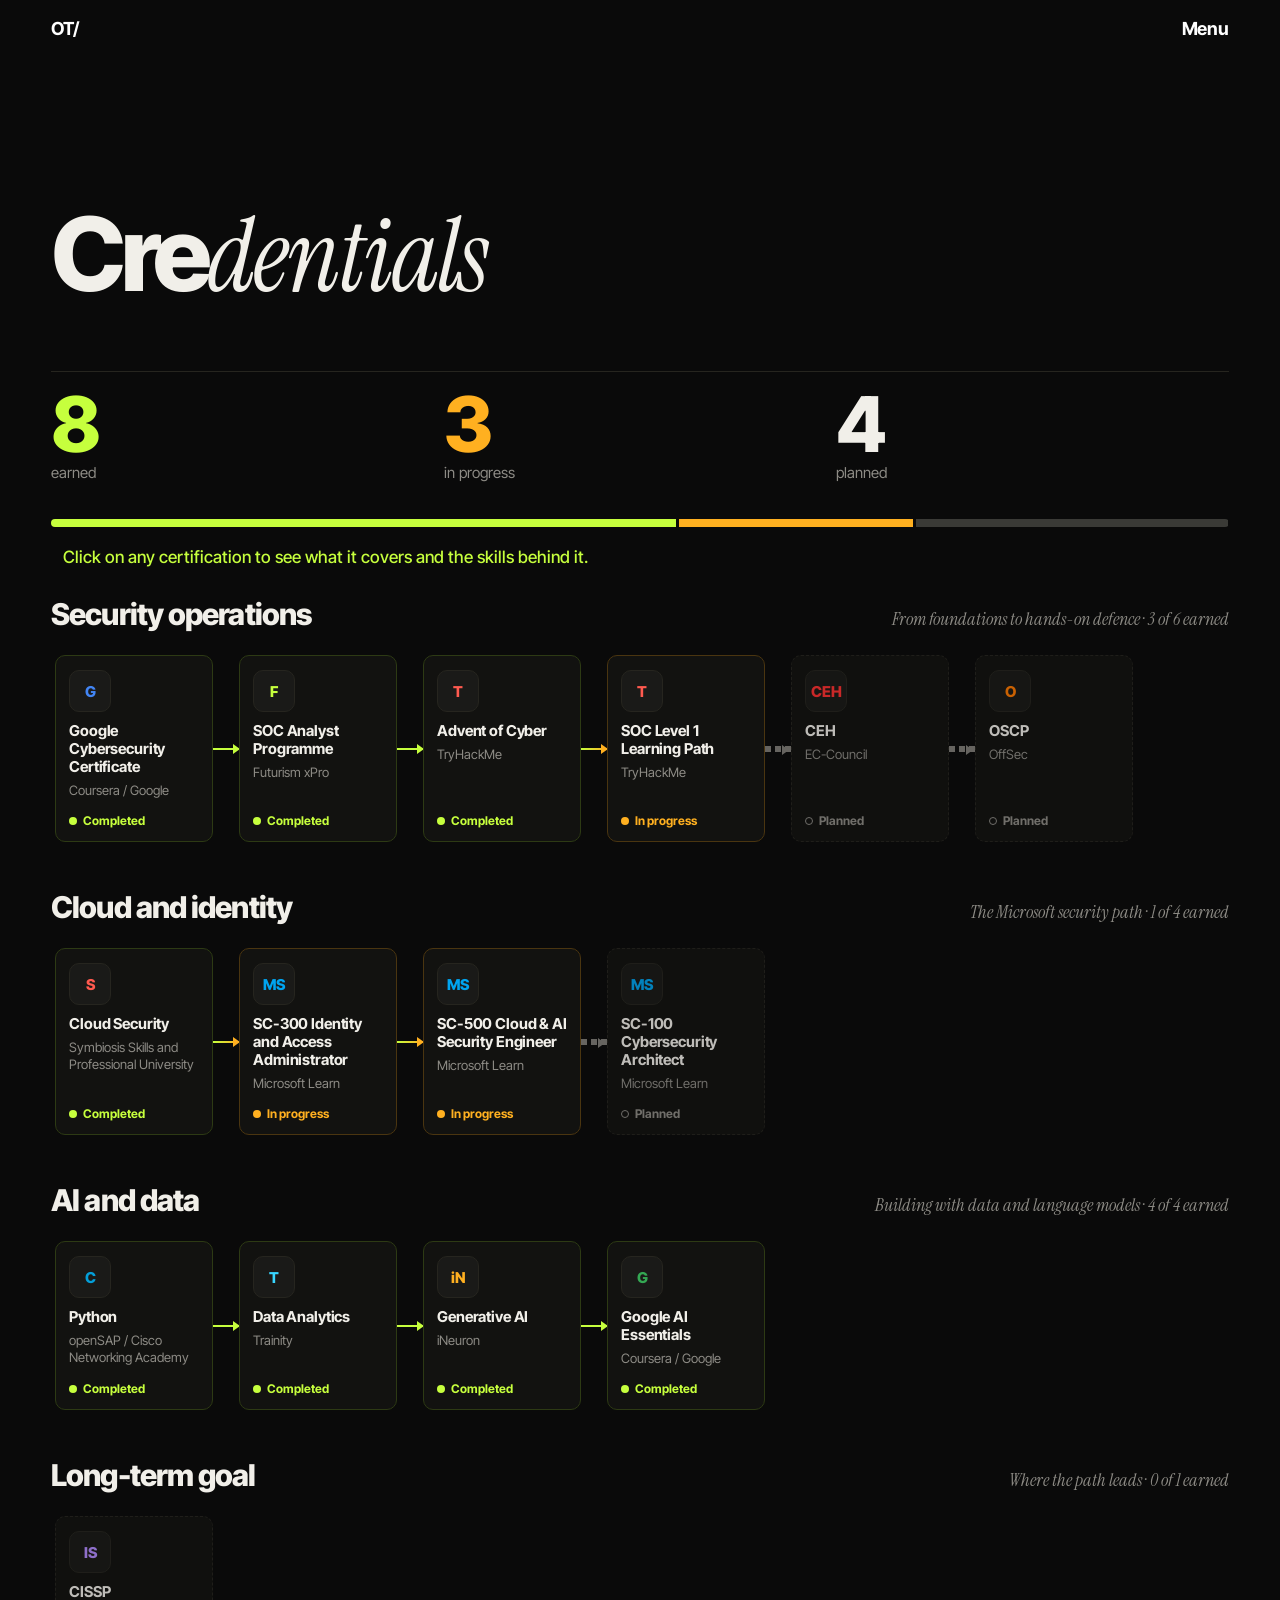
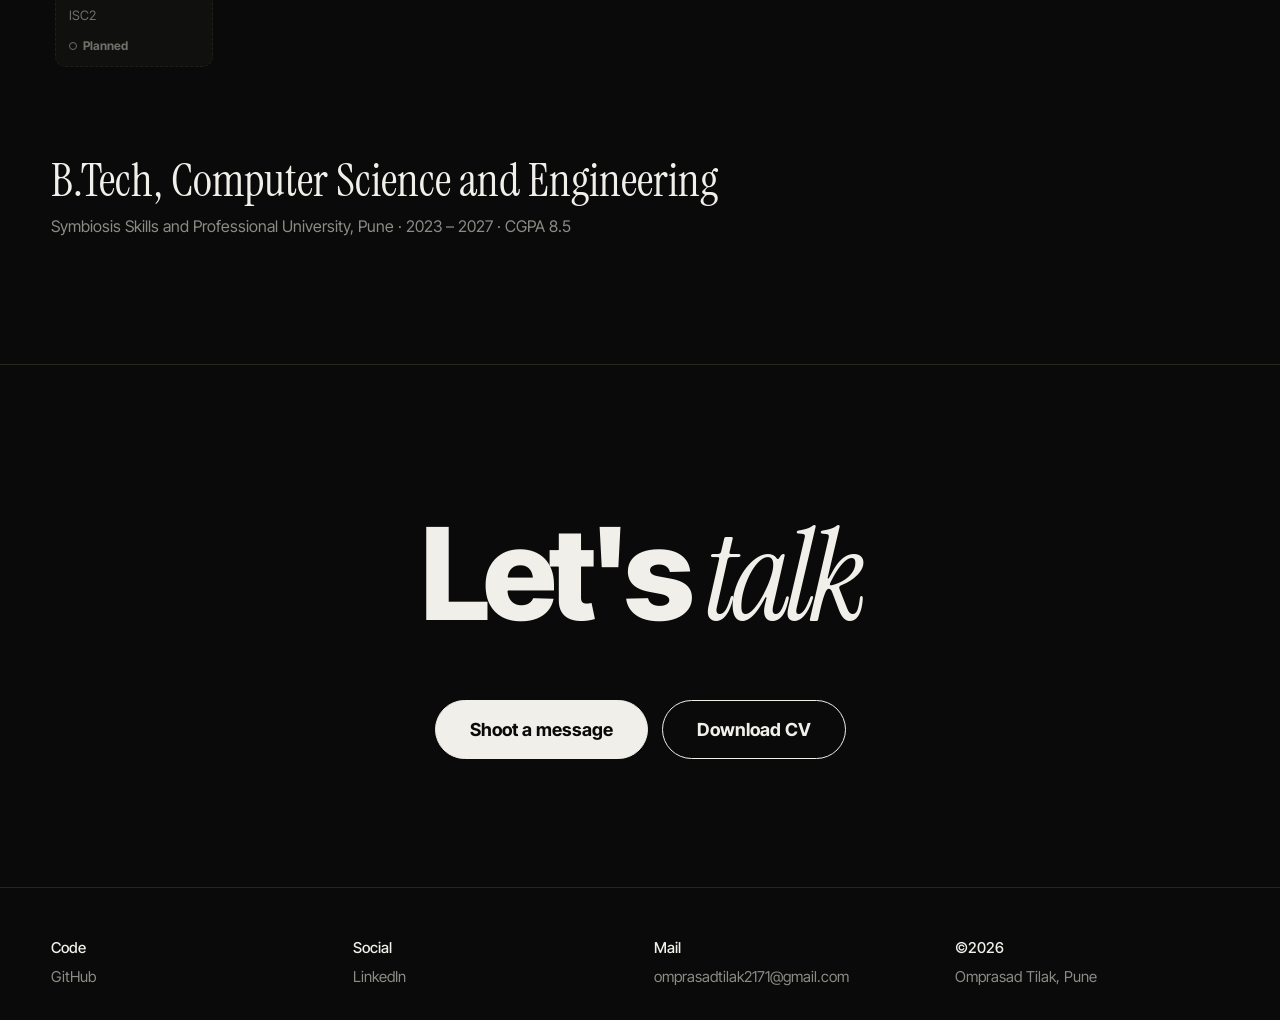
<file: certifications.html>
<!DOCTYPE html>
<html lang="en">
<head>
<meta charset="utf-8">
<meta name="viewport" content="width=device-width, initial-scale=1, viewport-fit=cover">
<meta name="theme-color" content="#0a0a0a">
<meta name="description" content="Portfolio of Omprasad Tilak, cybersecurity analyst across SOC, cloud security, DevSecOps and applied AI.">
<title>Credentials | Omprasad Tilak</title>
<link rel="icon" type="images/png" href="images/portrait.png">
<link rel="preconnect" href="https://fonts.googleapis.com">
<link rel="preconnect" href="https://fonts.gstatic.com" crossorigin>
<link href="https://fonts.googleapis.com/css2?family=Inter+Tight:wght@400;500;700;800&family=Instrument+Serif:ital@0;1&display=swap" rel="stylesheet">
<link rel="stylesheet" href="style.css">
<script>(function(){var r=false,s=false;try{var n=performance.getEntriesByType('navigation')[0];r=n?n.type==='reload':!!(performance.navigation&&performance.navigation.type===1)}catch(e){}try{s=sessionStorage.getItem('pre')==='1'}catch(e){}var home=/(^|\/)(index\.html)?$/.test(location.pathname);if(r||(home&&!s))document.documentElement.className+=' show-pre pre-lock'})();</script>
<script>(function(){var d=document.documentElement;if(d.classList.contains('show-pre'))return;try{var n=performance.getEntriesByType('navigation')[0];if(n&&n.type==='navigate')d.className+=' show-pt'}catch(e){}})();</script>
<script>(function(){try{var f=sessionStorage.getItem('intro');sessionStorage.removeItem('intro');if(f==='1'&&document.documentElement.className.indexOf('show-pre')<0&&!matchMedia('(prefers-reduced-motion: reduce)').matches)document.documentElement.className+=' show-intro'}catch(e){}})();</script>
<style>
.hint{display:flex;align-items:center;gap:12px;margin:-14px 0 32px;font:500 17px var(--sans);color:var(--acc)}
.hint .dot{flex:none;animation-iteration-count:infinite}
.creds button.ct{all:unset;box-sizing:border-box;display:block;width:100%;cursor:pointer;padding:10px 0;position:relative}
.creds button.ct:hover b,.creds button.ct:focus-visible b{color:var(--acc)}
.creds button.ct:focus-visible{outline:2px solid var(--acc);outline-offset:3px;border-radius:4px}
.creds button.ct b{font-weight:500;transition:color .2s;display:block;padding-right:70px}
.creds button.ct i{position:absolute;right:0;top:12px;font:400 italic 15px var(--serif);color:var(--mute);opacity:0;transform:translateX(-6px);transition:.25s}
.creds button.ct:hover i,.creds button.ct:focus-visible i{opacity:1;transform:none;color:var(--acc)}
@media(hover:none){.creds button.ct i{opacity:1;transform:none}}
.creds li{padding:0}
dialog{border:1px solid var(--line);background:#0e0e0d;color:var(--fg);width:min(860px,94vw);max-height:92vh;max-height:92dvh;padding:0;border-radius:10px;overflow:auto;margin:auto}
dialog::backdrop{background:rgba(0,0,0,.72);backdrop-filter:blur(6px)}
html:has(dialog[open]){overflow:hidden}
dialog[open]{animation:dpop .35s cubic-bezier(.2,.8,.2,1)}
@keyframes dpop{from{opacity:0;transform:translateY(18px) scale(.98)}}
.dh{position:sticky;top:0;z-index:3;display:flex;justify-content:space-between;align-items:center;padding:14px 22px;background:#0e0e0d;border-bottom:1px solid var(--line);font:500 15px var(--sans)}
.dh button{all:unset;cursor:pointer;color:var(--fg);padding:4px 2px}
.dh button:hover{color:var(--acc)}
.dh button:focus-visible{outline:2px solid var(--acc);border-radius:4px}
.dh nav{display:flex;gap:22px}
.cb{padding:26px 22px 30px}
.badge2{display:inline-block;font:700 12.5px var(--sans);letter-spacing:.02em;padding:3px 10px;border-radius:99px;border:1px solid var(--acc);color:var(--acc);margin-bottom:14px}
.badge2.ip{border-color:#ffb020;color:#ffb020}.badge2.pl{border-color:var(--mute);color:var(--mute)}
.cb h3{font:800 clamp(30px,4.6vw,54px)/1 var(--sans);letter-spacing:-.04em}
.cb .by{font:400 italic 22px var(--serif);color:var(--mute);margin:8px 0 22px}
.cb p{color:#cfcdc6;font-size:18px;max-width:40em}
.cb h4{font:700 14px var(--sans);color:var(--acc);margin:24px 0 10px}
.sk{display:flex;flex-wrap:wrap;gap:6px;list-style:none;padding:0;margin:0}
.sk li{font:500 14px var(--sans);padding:4px 11px;border:1px solid var(--line);border-radius:4px;color:var(--fg);padding-left:11px}
.kf{display:grid;grid-template-columns:repeat(auto-fit,minmax(170px,1fr));border-top:1px solid var(--line)}
.kf div{padding:11px 14px 13px 0;border-bottom:1px solid var(--line)}
.kf small{display:block;color:var(--mute);font-size:13px}
.kf span{font-size:16px}
.mine{border-left:3px solid var(--acc);padding:2px 0 2px 16px;margin-top:22px;color:#cfcdc6;font-size:17px}
.mine b{display:block;color:var(--acc);font:700 14px var(--sans);margin-bottom:3px}
.cdlg{width:min(560px,94vw)}
.cdlg .cb{padding-top:22px}
.cdlg h3{font-size:clamp(28px,4vw,42px)}
.opts{display:grid;gap:12px;margin-top:22px}
.opt{display:flex;align-items:center;justify-content:space-between;gap:16px;padding:18px 20px;border:1px solid var(--line);border-radius:8px;background:#121210;transition:.25s}
.opt:hover,.opt:focus-visible{border-color:var(--acc);transform:translateY(-3px);outline:none}
.opt b{display:block;font:700 20px var(--sans)}
.opt span{display:block;color:var(--mute);font-size:15px;word-break:break-all}
.opt em{font:400 italic 22px var(--serif);color:var(--acc);flex:none}
button.btn{cursor:pointer;font-family:var(--sans)}
.cstats{display:grid;grid-template-columns:repeat(3,1fr);gap:0;border-top:1px solid var(--line);margin-bottom:18px}
.cstats div{padding:18px 18px 16px 0}
.cstats b{display:block;font:800 clamp(44px,6vw,80px)/.9 var(--sans);letter-spacing:-.05em}
.cstats span{color:var(--mute);font-size:15px}
.cstats .e b{color:var(--acc)}.cstats .p b{color:#ffb020}
.pbar{display:flex;height:8px;border-radius:5px;overflow:hidden;gap:3px;margin-bottom:34px}
.pbar i{display:block;transform-origin:left;animation:grow 1.1s cubic-bezier(.2,.8,.2,1) both}
@keyframes grow{from{transform:scaleX(0)}}
.lane{margin-bottom:34px}
.lh{display:flex;justify-content:space-between;align-items:baseline;gap:12px;flex-wrap:wrap;margin-bottom:12px}
.lh h3{font:800 clamp(22px,2.6vw,30px)/1 var(--sans);letter-spacing:-.03em}
.lh span{color:var(--mute);font:italic 400 18px var(--serif)}
.lt{display:flex;align-items:stretch;overflow-x:auto;padding:12px 4px 16px;scroll-snap-type:x proximity;scrollbar-width:thin;scrollbar-color:var(--line) transparent}
.nd2{all:unset;box-sizing:border-box;flex:0 0 158px;scroll-snap-align:start;cursor:pointer;display:flex;flex-direction:column;gap:6px;padding:14px 13px 13px;border:1px solid var(--line);border-radius:10px;background:#121210;position:relative;transition:transform .25s,border-color .25s,background .25s}
.nd2:hover,.nd2:focus-visible{transform:translateY(-5px);border-color:var(--acc);background:#161614}
.nd2:focus-visible{outline:2px solid var(--acc);outline-offset:3px}
.nd2 b{font:700 15px/1.2 var(--sans);letter-spacing:-.01em}
.nd2 small{color:var(--mute);font-size:13px;line-height:1.3}
.nd2 .stt{margin-top:auto;padding-top:8px;font:700 12px var(--sans);font-style:normal;display:flex;align-items:center;gap:6px}
.nd2 .stt:before{content:"";width:8px;height:8px;border-radius:50%;background:currentColor}
.st-c{border-color:#2d3a14}.st-c .stt{color:var(--acc)}
.st-i{border-color:#4a3510}.st-i .stt{color:#ffb020}.st-i .stt:before{animation:ping2 1.8s ease-out infinite;box-shadow:0 0 0 0 #ffb020}
.st-p{border-style:dashed;opacity:.78}.st-p .stt{color:var(--mute)}.st-p .stt:before{background:none;border:1.5px solid currentColor;box-sizing:border-box}
@keyframes ping2{70%{box-shadow:0 0 0 8px transparent}100%{box-shadow:0 0 0 0 transparent}}
.lg{position:relative;width:42px;height:42px;border-radius:10px;display:grid;place-items:center;font:800 15px var(--sans);margin-bottom:4px;overflow:hidden;background:var(--bg2,#1a1a18);border:1px solid var(--line)}
.lg img{position:absolute;inset:0;width:100%;height:100%;padding:9px;object-fit:contain;background:#1a1a18}
.cn2{flex:0 0 26px;align-self:center;height:2px;position:relative}
.cn2:after{content:"";position:absolute;right:-1px;top:-4px;border:5px solid transparent;border-left:7px solid currentColor;border-right:0}
.cn2.st-c{background:var(--acc);color:var(--acc)}
.cn2.st-i{background:linear-gradient(90deg,var(--acc),#ffb020,var(--acc));background-size:200% 100%;animation:flow 2.2s linear infinite;color:#ffb020}
.cn2.st-p{background:repeating-linear-gradient(90deg,var(--mute) 0 4px,transparent 4px 8px);color:var(--mute);opacity:.7}
@keyframes flow{to{background-position:-200% 0}}
@media(max-width:640px){.cstats{grid-template-columns:1fr 1fr 1fr}.cstats div{padding-right:8px}.cstats span{font-size:13px}.nd2{flex-basis:150px}}
@media(prefers-reduced-motion:reduce){.pbar i,.cn2.st-i,.st-i .stt:before{animation:none}}

</style>
</head>
<body>
<div id="intro" aria-hidden="true"><span>Credentials</span></div>
<div id="pre" aria-hidden="true"><span>Loading portfolio</span><b id="pn">0%</b></div>
<div id="pt" aria-hidden="true"><span style="font-size:min(12vw,175px)">Credentials</span></div>
<header class="bar">
  <a href="index.html" aria-label="Home">OT/</a>
  <button id="mb" aria-expanded="false" aria-controls="menu">Menu</button>
</header>

<div id="menu" role="dialog" aria-label="Menu">
  <div class="top"><span>/ menu</span><button id="mc">Close</button></div>
  <nav><a href="index.html">About</a><a href="work.html">Work</a><a href="experience.html">Experience</a><a href="trail.html">Trail</a><a href="certifications.html" aria-current="page">Credentials</a><a href="#contact">Contact</a></nav>
  <div class="cn">
    <a href="https://in.linkedin.com/in/omprasad-tilak-69430b297" target="_blank" rel="noopener"><small>01</small>LinkedIn</a>
    <a href="https://github.com/omeetilak" target="_blank" rel="noopener"><small>02</small>GitHub</a>
    <a href="mailto:omprasadtilak2171@gmail.com"><small>03</small>Email</a>
  </div>
</div>

<main id="top" class="inner">
<section id="creds">
    <div class="sh"><h2>Cre<i>dentials</i></h2></div>
    <div class="cstats" id="cs"></div><div class="pbar" id="pb"></div>
    <p class="hint"><span class="dot" aria-hidden="true"></span>Click on any certification to see what it covers and the skills behind it.</p>
    <div id="cg"></div>
    <p class="edu">B.Tech, Computer Science and Engineering<span>Symbiosis Skills and Professional University, Pune · 2023 – 2027 · CGPA 8.5</span></p>
  </section>
  <section id="contact" class="contact">
    <h2>Let's <i>talk</i></h2>
    <div class="btns">
      <button class="btn p" id="msg" type="button" aria-haspopup="dialog">Shoot a message</button>
      <!-- Put your resume at cv/Omprasad_Tilak_CV.pdf -->
      <a class="btn" href="cv/Omprasad_Tilak_CV.pdf" download>Download CV</a>
    </div>
  </section>
</main>

<dialog id="cd" aria-labelledby="cn"><div class="dh"><nav><button id="cp" type="button">&larr; Prev</button><button id="cx" type="button">Next &rarr;</button></nav><button id="cc" type="button">Close</button></div><div class="cb" id="cbody"></div></dialog>
<dialog id="md" class="cdlg" aria-labelledby="mt"><div class="dh"><span>/ contact</span><button id="mcl" type="button">Close</button></div><div class="cb"><h3 id="mt">How would you like to reach me?</h3><p style="margin-top:10px">Pick whichever is easiest. I read both.</p>
<div class="opts"><a class="opt" href="mailto:omprasadtilak2171@gmail.com"><div><b>Email</b><span>omprasadtilak2171@gmail.com</span></div><em>Send &rarr;</em></a>
<a class="opt" href="https://in.linkedin.com/in/omprasad-tilak-69430b297" target="_blank" rel="noopener"><div><b>LinkedIn</b><span>Open my profile and message me</span></div><em>Open &rarr;</em></a></div></div></dialog>

<footer>
  <div><b>Code</b><a href="https://github.com/omeetilak" target="_blank" rel="noopener">GitHub</a></div>
  <div><b>Social</b><a href="https://in.linkedin.com/in/omprasad-tilak-69430b297" target="_blank" rel="noopener">LinkedIn</a></div>
  <div><b>Mail</b><a href="mailto:omprasadtilak2171@gmail.com">omprasadtilak2171@gmail.com</a></div>
  <div><b>&copy;2026</b>Omprasad Tilak, Pune</div>
</footer>
<script src="main.js"></script>
<script>
/* Edit any text here. st: Completed | In progress | Planned */
var C=[
{t:"Google Cybersecurity Certificate",by:"Coursera / Google",st:"Completed",
 about:"An eight-course professional certificate from Google that prepares learners for entry-level roles such as cybersecurity analyst and SOC analyst, with hands-on labs and portfolio activities.",
 skills:["Security domains and the CIA triad","Risk management and NIST CSF","Network security","Linux and SQL","Assets, threats and vulnerabilities","SIEM tools and IDS","Detection and incident response playbooks","Python for security automation","Escalation and communication"],
 courses:["Foundations of Cybersecurity","Play It Safe: Manage Security Risks","Connect and Protect: Networks and Network Security","Tools of the Trade: Linux and SQL","Assets, Threats, and Vulnerabilities","Sound the Alarm: Detection and Response","Automate Cybersecurity Tasks with Python","Put It to Work: Prepare for Cybersecurity Jobs"],
 facts:[["Format","8 courses, beginner level"],["Study time","About 6 months at 5\u201310 hrs a week"],["Focus","Entry-level security analyst roles"]],
 mine:"The base for my SOC work: log analysis, SIEM thinking and incident response."},
{t:"SOC Analyst Programme",by:"Futurism xPro",st:"Completed",
 about:"Hands-on SOC analyst training that led into my internship at Futurism Technologies, built around how a real security operations centre triages alerts and handles incidents.",
 skills:["SIEM monitoring (QRadar, Sentinel, Splunk)","Alert triage","Threat hunting","IOC analysis","MITRE ATT&CK mapping","Incident response (PICERL)","DLP policy governance"],
 facts:[["Level","Level-1 SOC analyst"],["Followed by","SOC Analyst Internship"]],
 mine:"I applied this directly in my internship. See the Experience page."},
{t:"Cloud Security",by:"Symbiosis Skills and Professional University",st:"Completed",
 about:"A university course on securing cloud environments, which gave me the grounding for Microsoft cloud security work.",
 skills:["Cloud security fundamentals","Identity and access management","Microsoft Defender for Cloud","Microsoft Entra ID","Zero Trust principles"],
 facts:[["Provider","SSPU, Pune"],["Leads into","SC-300 and SC-500"]]},
{t:"Generative AI",by:"iNeuron",st:"Completed",
 about:"iNeuron\u2019s Generative AI community course: a hands-on, project-based walk through building applications with large language models, from the OpenAI API to vector databases.",
 skills:["Large language models","OpenAI API","Prompt templates","LangChain chains and memory","Hugging Face Hub","Gemini and Llama models","Vector databases and Pinecone","Question-answering systems","Deploying GenAI apps"],
 facts:[["Format","Self-paced, project based"],["Core tools","LangChain, Hugging Face, Pinecone"]],
 mine:"This course is where my PSPM Technologies chatbot work started."},
{t:"Google AI Essentials",by:"Coursera / Google",st:"Completed",
 about:"A short Google course on using generative AI tools well and responsibly. It has five parts, taught by Google AI experts, and needs no technical background.",
 skills:["Generative AI basics","Prompt engineering and few-shot prompting","Using AI to speed up everyday work","Responsible AI and bias awareness","Human oversight of AI output","Evaluating AI tools"],
 courses:["Introduction to AI","Maximize Productivity With AI Tools","Discover the Art of Prompting","Use AI Responsibly","Stay Ahead of the AI Curve"],
 facts:[["Format","5 short courses"],["Time","Under 10 hours"]]},
{t:"Data Analytics",by:"Trainity",st:"Completed",
 about:"Data analytics training covering the working toolkit of a data analyst, from cleaning and querying data to presenting it in dashboards.",
 skills:["Excel for analysis","SQL queries","Power BI","Tableau","Data cleaning","Dashboards and visualization"],
 facts:[["Focus","Analysis and visualization"],["Tools","Excel, Power BI, Tableau"]],
 mine:"I use the same thinking to read logs and spot patterns in security data."},
{t:"Python",by:"openSAP / Cisco Networking Academy",st:"Completed",
 about:"A beginner-friendly Python programming course from Cisco Networking Academy with the OpenEDG Python Institute, ending with a complete Python project.",
 skills:["Python syntax and data types","Variables and operators","Conditions and loops","Functions","Lists and strings","Error handling","Reading and writing files","Building a complete application"],
 facts:[["Level","Beginner"],["Time","About 30 hours, self-paced"],["Award","Cisco digital badge"]],
 mine:"The foundation for my ShadowFox tasks and for security scripting."},
{t:"Advent of Cyber",by:"TryHackMe",st:"Completed",
 about:"TryHackMe\u2019s free December event: one beginner-friendly, story-led security challenge a day, each with written steps and a walkthrough video.",
 skills:["Linux command line","Phishing awareness and analysis","Web vulnerabilities such as IDOR and XSS","Log analysis","Digital forensics","Basic incident investigation","Red and blue team thinking"],
 facts:[["Format","Daily hands-on rooms"],["Level","Beginner"]]},
{t:"SC-300: Identity and Access Administrator",by:"Microsoft Learn",st:"In progress",
 about:"Microsoft\u2019s associate certification for designing, implementing and running identity and access management with Microsoft Entra ID.",
 skills:["User and group identities","Hybrid identity","MFA and Conditional Access","App registrations and enterprise apps","Workload identities","Identity governance and PIM","Access reviews"],
 facts:[["Level","Associate"],["Platform","Microsoft Entra ID"]],
 mine:"I am studying this to deepen my Entra ID and Zero Trust skills."},
{t:"SC-500: Cloud & AI Security Engineer",by:"Microsoft Learn",st:"In progress",
 about:"Microsoft\u2019s associate certification for implementing end-to-end security controls across cloud and AI workloads. It replaces the retiring AZ-500.",
 skills:["Identity, access and governance","Securing storage, databases and networking","Securing compute","Security posture management","Microsoft Defender for Cloud","Microsoft Sentinel","Securing AI workloads"],
 facts:[["Level","Associate"],["Exam","SC-500, 120 minutes"],["Pass mark","700 / 1000"]]},
{t:"SOC Level 1 Learning Path",by:"TryHackMe",st:"In progress",
 about:"TryHackMe\u2019s structured path for becoming an entry-level SOC analyst, with hands-on labs in simulated SOC environments.",
 skills:["Cyber defence frameworks","Alert triage and SOC workflows","SIEM with Splunk and Elastic","Threat intelligence","Network traffic analysis (Wireshark, Zeek, Snort)","Endpoint monitoring (Sysmon, Wazuh)","Phishing analysis","Incident response"],
 facts:[["Time","About 40\u201360 hours"],["Level","Entry-level SOC"]],
 mine:"It matches what I practise in my home SOC lab with Wazuh and ELK."},
{t:"SC-100: Cybersecurity Architect",by:"Microsoft Learn",st:"Planned",
 about:"Microsoft\u2019s expert-level certification for designing a Zero Trust security strategy across identity, devices, data, applications and infrastructure. It expects an associate security certification first, which is why SC-300 and SC-500 come before it.",
 skills:["Zero Trust strategy and architecture","Governance, risk and compliance strategy","Security operations strategy","Infrastructure security design","Data and application security strategy"],
 facts:[["Level","Expert"],["Pass mark","700 / 1000"]]},
{t:"CEH",by:"EC-Council",st:"Planned",
 about:"Certified Ethical Hacker: EC-Council\u2019s credential for thinking like an attacker so that defences can be tested properly. It covers 20 modules across the phases of an attack.",
 skills:["Footprinting and scanning","Enumeration","Vulnerability analysis","System hacking and malware","Sniffing and social engineering","Session hijacking and DoS","Web application hacking and SQL injection","Wireless, mobile and IoT hacking","Cloud security and cryptography"],
 facts:[["Exam","125 multiple-choice questions"],["Time","4 hours"],["Optional","Practical exam in a cyber range"]]},
{t:"OSCP",by:"OffSec",st:"Planned",
 about:"OffSec\u2019s hands-on penetration testing certification, taken after the PEN-200 course. It tests whether you can actually break into systems in a live lab, then report it professionally.",
 skills:["Enumeration and scanning","Web application attacks","Linux and Windows privilege escalation","Active Directory attacks","Lateral movement and pivoting","Professional reporting"],
 facts:[["Exam","About 24 hours, practical"],["Report","24 more hours"],["Pass mark","70 / 100"]]},
{t:"CISSP",by:"ISC2",st:"Planned",
 about:"ISC2\u2019s senior-level information security certification covering eight domains of security management and engineering. It needs five years of paid experience in at least two domains, or you pass first and become an Associate of ISC2.",
 skills:["Security and risk management","Asset security","Security architecture and engineering","Communication and network security","Identity and access management","Security assessment and testing","Security operations","Software development security"],
 facts:[["Exam","100\u2013150 adaptive questions"],["Time","3 hours"],["Pass mark","700 / 1000"]]}
];
(function(){
  var g=document.getElementById('cg'),d=document.getElementById('cd'),cur=0,cls={"Completed":"","In progress":"ip","Planned":"pl"};
  var LANES=[["Security operations","From foundations to hands-on defence",[0,1,7,10,12,13]],["Cloud and identity","The Microsoft security path",[2,8,9,11]],["AI and data","Building with data and language models",[6,5,3,4]],["Long-term goal","Where the path leads",[14]]];
  var ORDER=[].concat.apply([],LANES.map(function(l){return l[2]}));
  var L={0:['google','G','#4285f4'],1:[null,'F','#c6ff3d'],2:[null,'S','#ff5a4f'],3:[null,'iN','#ffb020'],4:['google','G','#34a853'],5:[null,'T','#38d5ff'],6:['cisco','C','#049fd9'],7:['tryhackme','T','#ff5a4f'],8:['microsoft','MS','#00a4ef'],9:['microsoft','MS','#00a4ef'],10:['tryhackme','T','#ff5a4f'],11:['microsoft','MS','#00a4ef'],12:[null,'CEH','#ff3131'],13:['offsec','O','#ff7a00'],14:[null,'IS','#b48cff']};
  var SC={"Completed":"st-c","In progress":"st-i","Planned":"st-p"};
  function logo(i){var l=L[i];return '<span class="lg" style="color:'+l[2]+'">'+l[1]+(l[0]?'<img src="https://cdn.simpleicons.org/'+l[0]+'/f1efe9" alt="" loading="lazy" onload="this.parentNode.firstChild.nodeValue=\'\'" onerror="this.remove()">':'')+'</span>'}
  var n={"Completed":0,"In progress":0,"Planned":0};C.forEach(function(c){n[c.st]++});
  document.getElementById('cs').innerHTML='<div class="e"><b>'+n["Completed"]+'</b><span>earned</span></div><div class="p"><b>'+n["In progress"]+'</b><span>in progress</span></div><div><b>'+n["Planned"]+'</b><span>planned</span></div>';
  document.getElementById('pb').innerHTML='<i style="flex:'+n["Completed"]+';background:#c6ff3d"></i><i style="flex:'+n["In progress"]+';background:#ffb020"></i><i style="flex:'+n["Planned"]+';background:#3a3a36"></i>';
  g.innerHTML=LANES.map(function(ln){
    var done=ln[2].filter(function(i){return C[i].st==='Completed'}).length;
    var row=ln[2].map(function(i,k){
      var c=C[i];
      return (k?'<span class="cn2 '+SC[c.st]+'" aria-hidden="true"></span>':'')+'<button class="nd2 '+SC[c.st]+'" type="button" data-i="'+i+'" aria-label="'+c.t+', '+c.st+'">'+logo(i)+'<b>'+c.t.replace(/^SC-(\d+): /,'SC-$1 ')+'</b><small>'+c.by+'</small><em class="stt">'+c.st+'</em></button>';
    }).join('');
    return '<div class="lane"><div class="lh"><h3>'+ln[0]+'</h3><span>'+ln[1]+' &middot; '+done+' of '+ln[2].length+' earned</span></div><div class="lt">'+row+'</div></div>';
  }).join('');
  function li(a){return a.map(function(x){return '<li>'+x+'</li>'}).join('')}
  function show(i){
    cur=(i+ORDER.length)%ORDER.length;var c=C[ORDER[cur]],done=c.st==='Completed';
    var h='<span class="badge2 '+cls[c.st]+'">'+(done?'Completed':c.st==='In progress'?'In progress':'Planned, not yet earned')+'</span><h3 id="cn">'+c.t+'</h3><p class="by">'+c.by+'</p><p>'+c.about+'</p>';
    h+='<h4>'+(done?'Skills I gained':'Skills it covers')+'</h4><ul class="sk">'+li(c.skills)+'</ul>';
    if(c.courses)h+='<h4>Courses inside it</h4><ul class="sk">'+li(c.courses)+'</ul>';
    if(c.facts)h+='<h4>Key facts</h4><div class="kf">'+c.facts.map(function(f){return '<div><small>'+f[0]+'</small><span>'+f[1]+'</span></div>'}).join('')+'</div>';
    if(c.mine)h+='<div class="mine"><b>'+(done?'How I use it':'Why it matters to me')+'</b>'+c.mine+'</div>';
    document.getElementById('cbody').innerHTML=h;d.scrollTop=0;
  }
  g.addEventListener('click',function(e){var b=e.target.closest('.nd2');if(!b)return;show(ORDER.indexOf(+b.dataset.i));d.showModal()});
  document.getElementById('cc').onclick=function(){d.close()};
  document.getElementById('cp').onclick=function(){show(cur-1)};
  document.getElementById('cx').onclick=function(){show(cur+1)};
  d.addEventListener('click',function(e){if(e.target===d)d.close()});
  var m=document.getElementById('md');
  document.getElementById('msg').onclick=function(){m.showModal()};
  document.getElementById('mcl').onclick=function(){m.close()};
  m.addEventListener('click',function(e){if(e.target===m)m.close()});
})();
</script>

</body>
</html>
</file>
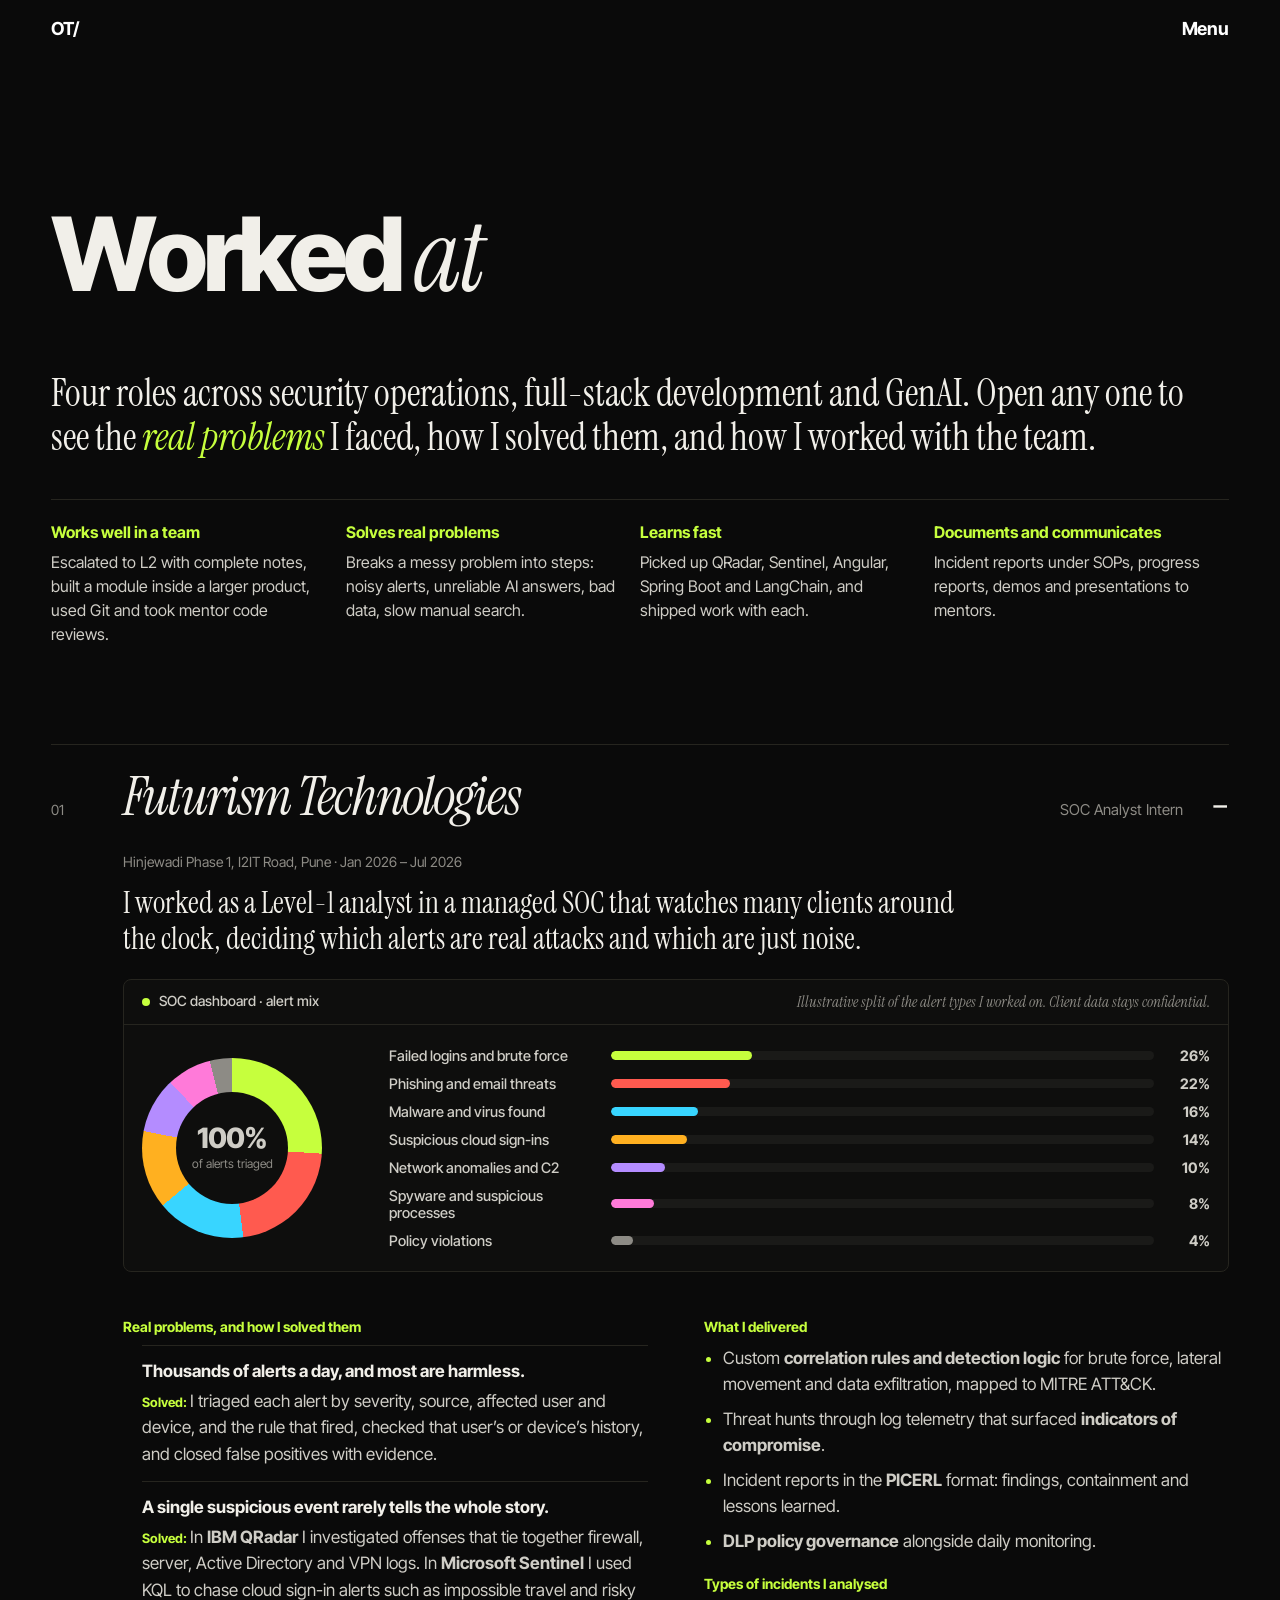
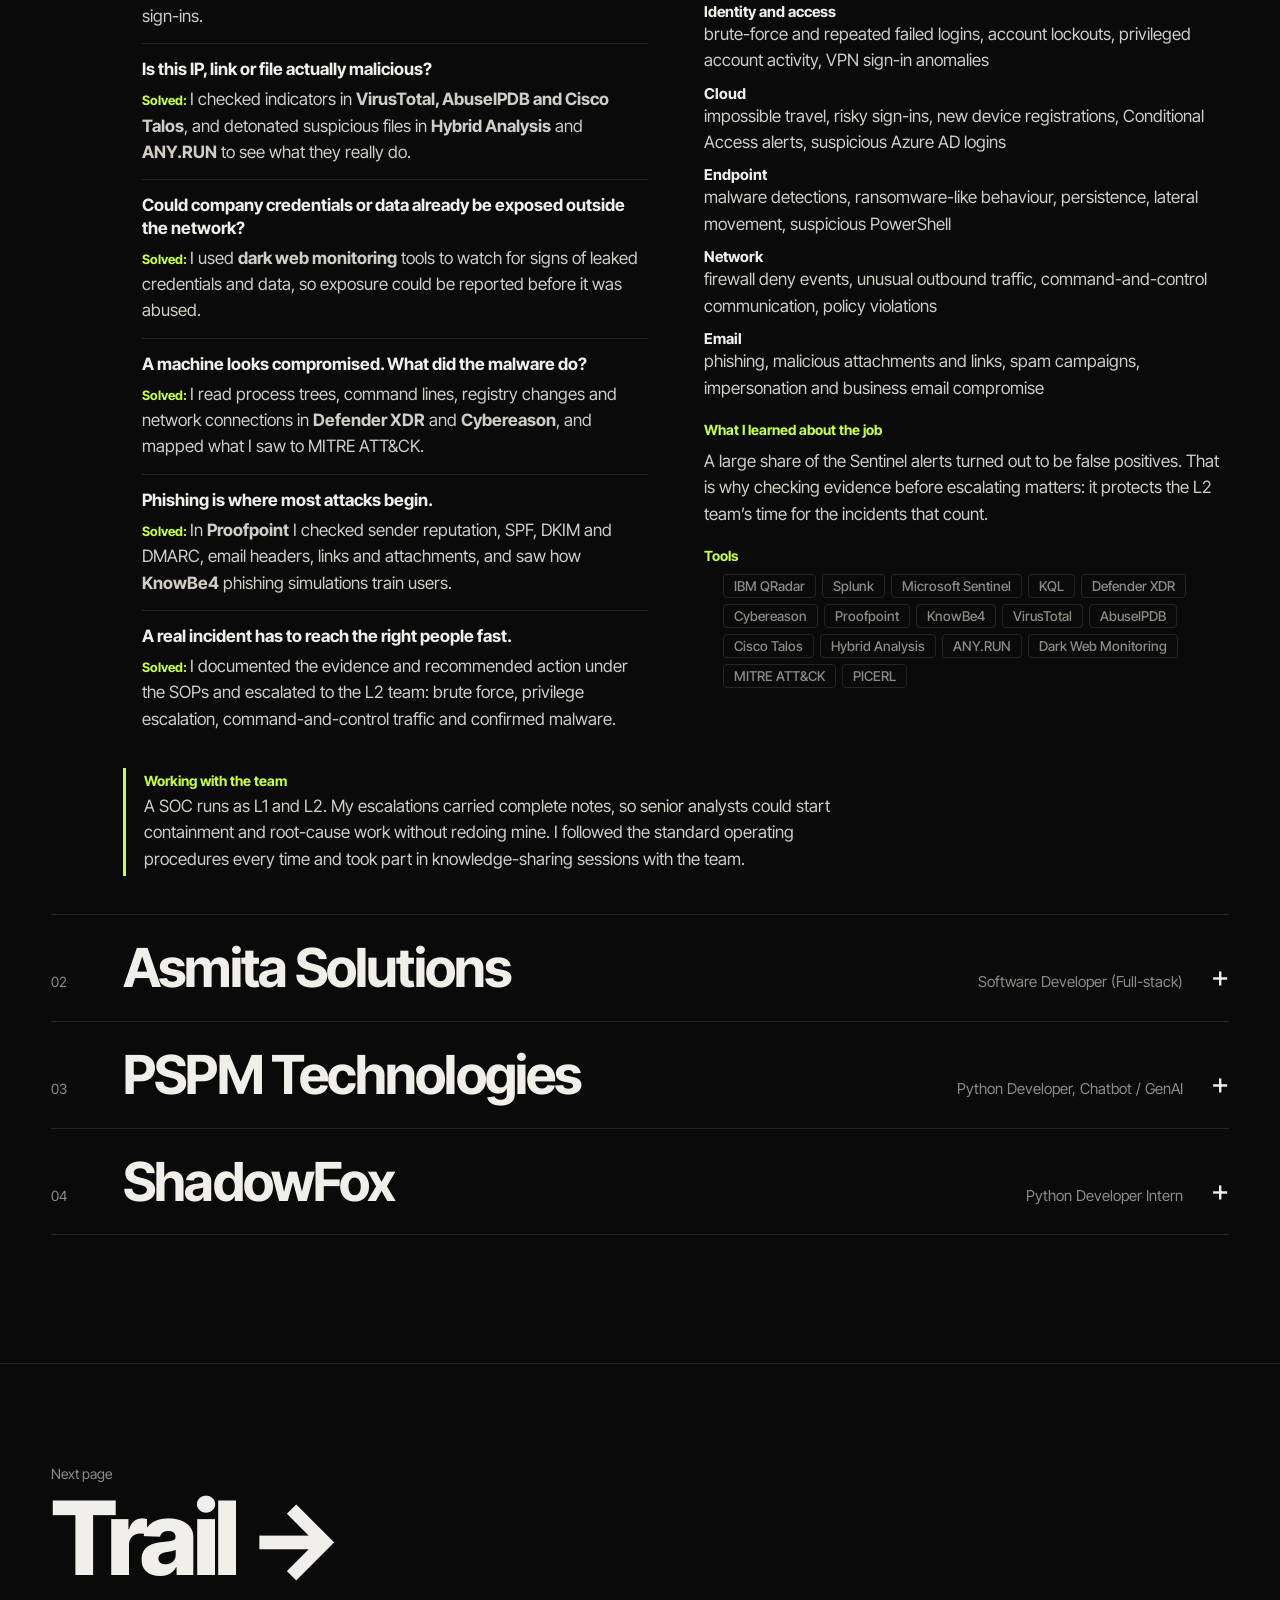
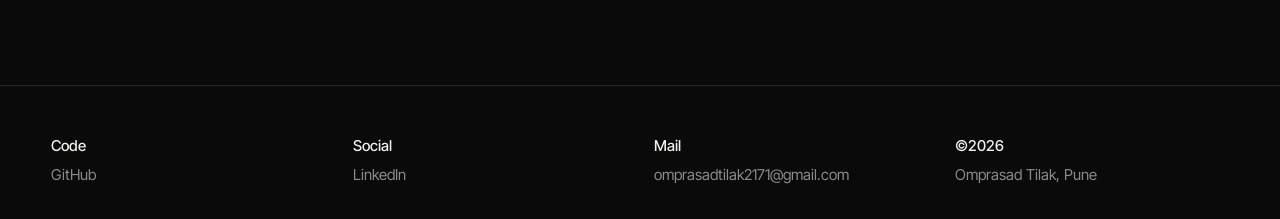
<file: experience.html>
<!DOCTYPE html>
<html lang="en">
<head>
<meta charset="utf-8">
<meta name="viewport" content="width=device-width, initial-scale=1, viewport-fit=cover">
<meta name="theme-color" content="#0a0a0a">
<meta name="description" content="Work experience of Omprasad Tilak: SOC analyst, full-stack developer and GenAI developer internships, with the projects, tools and teamwork behind each.">
<title>Experience | Omprasad Tilak</title>
<link rel="icon" type="images/png" href="images/portrait.png">
<link rel="preconnect" href="https://fonts.googleapis.com">
<link rel="preconnect" href="https://fonts.gstatic.com" crossorigin>
<link href="https://fonts.googleapis.com/css2?family=Inter+Tight:wght@400;500;700;800&family=Instrument+Serif:ital@0;1&display=swap" rel="stylesheet">
<link rel="stylesheet" href="style.css">
<script>(function(){var r=false,s=false;try{var n=performance.getEntriesByType('navigation')[0];r=n?n.type==='reload':!!(performance.navigation&&performance.navigation.type===1)}catch(e){}try{s=sessionStorage.getItem('pre')==='1'}catch(e){}var home=/(^|\/)(index\.html)?$/.test(location.pathname);if(r||(home&&!s))document.documentElement.className+=' show-pre pre-lock'})();</script>
<script>(function(){var d=document.documentElement;if(d.classList.contains('show-pre'))return;try{var n=performance.getEntriesByType('navigation')[0];if(n&&n.type==='navigate')d.className+=' show-pt'}catch(e){}})();</script>
<script>(function(){try{var f=sessionStorage.getItem('intro');sessionStorage.removeItem('intro');if(f==='1'&&document.documentElement.className.indexOf('show-pre')<0&&!matchMedia('(prefers-reduced-motion: reduce)').matches)document.documentElement.className+=' show-intro'}catch(e){}})();</script>
<style>
.lede{max-width:30em;font:400 clamp(24px,3vw,40px)/1.15 var(--serif);margin-bottom:40px}
.lede i{color:var(--acc)}
.hw{display:grid;grid-template-columns:repeat(4,1fr);border-top:1px solid var(--line);margin-bottom:72px}
.hw div{padding:22px 24px 26px 0}
.hw b{display:block;color:var(--acc);font:700 16px var(--sans);margin-bottom:8px}
.hw p{color:#cfcdc6;font-size:16px;line-height:1.5}
.body.rich{max-width:none;padding-right:0}
.one{font:400 clamp(22px,2.4vw,30px)/1.2 var(--serif);margin-bottom:22px;max-width:28em;color:var(--fg)}
.cols{display:grid;grid-template-columns:minmax(0,1fr) minmax(0,1fr);gap:0 56px}
.cols h4{font:700 14px var(--sans);color:var(--acc);margin:20px 0 10px}
.cols p,.cols li{font-size:17px}
.cols p{color:#cfcdc6;margin-bottom:.6em}
.chips{display:flex;flex-wrap:wrap;gap:6px;list-style:none;padding:0;margin:6px 0 0}
.body .chips li{font:500 13.5px var(--sans);padding:3px 10px;border:1px solid var(--line);border-radius:4px;color:var(--mute);margin:0}
.inc{margin-bottom:.5em}
.inc b{display:block;color:var(--fg);font:700 15px var(--sans)}
.pbs{list-style:none;padding:0}
.pbs li{padding:14px 0;border-top:1px solid var(--line);margin:0}
.pbs .q{font:700 17px/1.3 var(--sans);color:var(--fg);margin:0 0 6px}
.pbs .a{color:#cfcdc6;font-size:17px;margin:0}
.pbs .a:before{content:'Solved: ';color:var(--acc);font:700 13px var(--sans)}
.phase{list-style:none;padding:0}
.phase li{display:grid;grid-template-columns:96px 1fr;gap:12px;padding:9px 0;border-top:1px solid var(--line);margin:0}
.phase b{font:500 14px var(--sans);color:var(--mute);padding-top:3px}
.team{border-left:3px solid var(--acc);padding:4px 0 4px 18px;margin:22px 0 6px;color:#cfcdc6;font-size:17px;max-width:44em}
.team b{display:block;color:var(--acc);font:700 14px var(--sans);margin-bottom:4px}
@media(max-width:900px){.hw{grid-template-columns:1fr 1fr}.cols{grid-template-columns:1fr}}
@media(max-width:560px){.hw{grid-template-columns:1fr}.phase li{grid-template-columns:1fr;gap:2px}}

.chips li{display:inline-flex;align-items:center;gap:7px}
.chips li img{flex:none;opacity:.9}
.viz{margin:8px 0 26px;border:1px solid var(--line);border-radius:8px;background:#0e0e0d;overflow:hidden}
.viz+.viz{margin-top:-8px}
.vh{display:flex;justify-content:space-between;gap:12px;flex-wrap:wrap;padding:12px 18px;border-bottom:1px solid var(--line);font:500 14px var(--sans)}
.vh em{font:400 italic 15px var(--serif);color:var(--mute)}
.live{display:inline-block;width:8px;height:8px;border-radius:50%;background:var(--acc);margin-right:9px;animation:ping 2.4s ease-out infinite}
.soc-b{display:grid;grid-template-columns:200px 1fr;gap:28px;align-items:center;padding:22px 18px}
.donut{width:180px;height:180px;border-radius:50%;display:grid;place-items:center;position:relative;transition:transform .9s cubic-bezier(.2,.8,.2,1);transform:rotate(-90deg) scale(.6);opacity:0}
.soc.on .donut{transform:none;opacity:1}
.donut:after{content:"";position:absolute;inset:34px;border-radius:50%;background:#0e0e0d}
.donut div{position:relative;z-index:1;text-align:center;font:800 28px/1 var(--sans);letter-spacing:-.04em}
.donut small{display:block;font:400 12px var(--sans);color:var(--mute);letter-spacing:0;margin-top:4px}
.bars{list-style:none;padding:0;display:grid;gap:11px}
.bars li{display:grid;grid-template-columns:minmax(120px,210px) 1fr 44px;gap:12px;align-items:center;font:500 14.5px var(--sans);margin:0}
.bars .t{height:9px;background:#1a1a18;border-radius:5px;overflow:hidden}
.bars .t i{display:block;height:100%;width:0;border-radius:5px;transition:width 1.1s cubic-bezier(.2,.8,.2,1)}
.soc.on .bars .t i{width:var(--w)}
.bars b{text-align:right;font-weight:700}
.flow{display:flex;flex-wrap:wrap;gap:10px 0;padding:20px 18px 22px;align-items:stretch}
.nd{flex:1 1 118px;min-width:110px;border:1px solid var(--line);border-radius:6px;padding:12px 12px 13px;background:#121210;transition:.25s}
.nd:hover{border-color:var(--acc);transform:translateY(-3px)}
.nd b{display:block;font:700 15px var(--sans);margin-bottom:3px}
.nd span{display:block;color:var(--mute);font-size:13.5px;line-height:1.35}
.nd.hl{border-color:var(--acc)}
.ar{flex:0 0 26px;position:relative;align-self:center;height:2px;background:linear-gradient(90deg,var(--line),var(--acc),var(--line));background-size:200% 100%;animation:flow 2.4s linear infinite}
.ar:after{content:"";position:absolute;right:-1px;top:-4px;border:5px solid transparent;border-left:7px solid var(--acc);border-right:0}
@keyframes flow{to{background-position:-200% 0}}
.fl{flex:0 0 100%;font:500 13px var(--sans);color:var(--acc);padding:0 0 2px}
.fl:not(:first-child){margin-top:12px}
@media(max-width:760px){.soc-b{grid-template-columns:1fr;justify-items:center}.bars{width:100%}.bars li{grid-template-columns:1fr 44px}.bars li .t{grid-column:1/-1;order:3}.ar{flex:0 0 100%;height:18px;background:none;animation:none}.ar:after{right:auto;left:50%;top:auto;bottom:0;border:6px solid transparent;border-top:8px solid var(--acc);border-bottom:0}.ar:before{content:"";position:absolute;left:50%;top:0;bottom:8px;width:2px;background:var(--line)}.nd{flex:1 1 100%}}
@media(prefers-reduced-motion:reduce){.ar,.live{animation:none}.donut,.bars .t i{transition:none}}
</style>
</head>
<body>
<div id="intro" aria-hidden="true"><span>Experience</span></div>
<div id="pre" aria-hidden="true"><span>Loading portfolio</span><b id="pn">0%</b></div>
<div id="pt" aria-hidden="true"><span style="font-size:min(13vw,190px)">Experience</span></div>
<header class="bar">
  <a href="index.html" aria-label="Home">OT/</a>
  <button id="mb" aria-expanded="false" aria-controls="menu">Menu</button>
</header>

<div id="menu" role="dialog" aria-label="Menu">
  <div class="top"><span>/ menu</span><button id="mc">Close</button></div>
  <nav><a href="index.html">About</a><a href="work.html">Work</a><a href="experience.html" aria-current="page">Experience</a><a href="trail.html">Trail</a><a href="certifications.html">Credentials</a><a href="certifications.html#contact">Contact</a></nav>
  <div class="cn">
    <a href="https://in.linkedin.com/in/omprasad-tilak-69430b297" target="_blank" rel="noopener"><small>01</small>LinkedIn</a>
    <a href="https://github.com/omeetilak" target="_blank" rel="noopener"><small>02</small>GitHub</a>
    <a href="mailto:omprasadtilak2171@gmail.com"><small>03</small>Email</a>
  </div>
</div>

<main id="top" class="inner">
  <section id="exp">
    <div class="sh"><h2>Worked <i>at</i></h2></div>
    <p class="lede">Four roles across security operations, full-stack development and GenAI. Open any one to see the <i>real problems</i> I faced, how I solved them, and how I worked with the team.</p>
    <div class="hw">
      <div><b>Works well in a team</b><p>Escalated to L2 with complete notes, built a module inside a larger product, used Git and took mentor code reviews.</p></div>
      <div><b>Solves real problems</b><p>Breaks a messy problem into steps: noisy alerts, unreliable AI answers, bad data, slow manual search.</p></div>
      <div><b>Learns fast</b><p>Picked up QRadar, Sentinel, Angular, Spring Boot and LangChain, and shipped work with each.</p></div>
      <div><b>Documents and communicates</b><p>Incident reports under SOPs, progress reports, demos and presentations to mentors.</p></div>
    </div>

    <details open>
      <summary><span class="n">01</span><span class="t">Futurism Technologies</span><span class="r">SOC Analyst Intern</span><span class="pm"></span></summary>
      <div class="body rich"><div class="when">Hinjewadi Phase 1, I2IT Road, Pune &middot; Jan 2026 &ndash; Jul 2026</div>
        <p class="one">I worked as a Level-1 analyst in a managed SOC that watches many clients around the clock, deciding which alerts are real attacks and which are just noise.</p>
        <div class="viz soc" id="soc"><div class="vh"><span><i class="live"></i>SOC dashboard &middot; alert mix</span><em>Illustrative split of the alert types I worked on. Client data stays confidential.</em></div>
<div class="soc-b"><div class="donut" id="donut"><div>100%<small>of alerts triaged</small></div></div><ul class="bars" id="bars"></ul></div></div><div class="cols"><div><h4>Real problems, and how I solved them</h4><ul class="pbs"><li><p class="q">Thousands of alerts a day, and most are harmless.</p><p class="a">I triaged each alert by severity, source, affected user and device, and the rule that fired, checked that user&rsquo;s or device&rsquo;s history, and closed false positives with evidence.</p></li><li><p class="q">A single suspicious event rarely tells the whole story.</p><p class="a">In <b>IBM QRadar</b> I investigated offenses that tie together firewall, server, Active Directory and VPN logs. In <b>Microsoft Sentinel</b> I used KQL to chase cloud sign-in alerts such as impossible travel and risky sign-ins.</p></li><li><p class="q">Is this IP, link or file actually malicious?</p><p class="a">I checked indicators in <b>VirusTotal, AbuseIPDB and Cisco Talos</b>, and detonated suspicious files in <b>Hybrid Analysis</b> and <b>ANY.RUN</b> to see what they really do.</p></li><li><p class="q">Could company credentials or data already be exposed outside the network?</p><p class="a">I used <b>dark web monitoring</b> tools to watch for signs of leaked credentials and data, so exposure could be reported before it was abused.</p></li><li><p class="q">A machine looks compromised. What did the malware do?</p><p class="a">I read process trees, command lines, registry changes and network connections in <b>Defender XDR</b> and <b>Cybereason</b>, and mapped what I saw to MITRE ATT&amp;CK.</p></li><li><p class="q">Phishing is where most attacks begin.</p><p class="a">In <b>Proofpoint</b> I checked sender reputation, SPF, DKIM and DMARC, email headers, links and attachments, and saw how <b>KnowBe4</b> phishing simulations train users.</p></li><li><p class="q">A real incident has to reach the right people fast.</p><p class="a">I documented the evidence and recommended action under the SOPs and escalated to the L2 team: brute force, privilege escalation, command-and-control traffic and confirmed malware.</p></li></ul></div><div><h4>What I delivered</h4><ul><li>Custom <b>correlation rules and detection logic</b> for brute force, lateral movement and data exfiltration, mapped to MITRE ATT&amp;CK.</li><li>Threat hunts through log telemetry that surfaced <b>indicators of compromise</b>.</li><li>Incident reports in the <b>PICERL</b> format: findings, containment and lessons learned.</li><li><b>DLP policy governance</b> alongside daily monitoring.</li></ul><h4>Types of incidents I analysed</h4><p class="inc"><b>Identity and access</b> brute-force and repeated failed logins, account lockouts, privileged account activity, VPN sign-in anomalies</p><p class="inc"><b>Cloud</b> impossible travel, risky sign-ins, new device registrations, Conditional Access alerts, suspicious Azure AD logins</p><p class="inc"><b>Endpoint</b> malware detections, ransomware-like behaviour, persistence, lateral movement, suspicious PowerShell</p><p class="inc"><b>Network</b> firewall deny events, unusual outbound traffic, command-and-control communication, policy violations</p><p class="inc"><b>Email</b> phishing, malicious attachments and links, spam campaigns, impersonation and business email compromise</p><h4>What I learned about the job</h4><p>A large share of the Sentinel alerts turned out to be false positives. That is why checking evidence before escalating matters: it protects the L2 team&rsquo;s time for the incidents that count.</p><h4>Tools</h4><ul class="chips"><li><img src="https://cdn.simpleicons.org/ibm/f1efe9" alt="" width="14" height="14" loading="lazy" onerror="this.remove()">IBM QRadar</li><li><img src="https://cdn.simpleicons.org/splunk/f1efe9" alt="" width="14" height="14" loading="lazy" onerror="this.remove()">Splunk</li><li><img src="https://cdn.simpleicons.org/microsoftazure/f1efe9" alt="" width="14" height="14" loading="lazy" onerror="this.remove()">Microsoft Sentinel</li><li>KQL</li><li>Defender XDR</li><li>Cybereason</li><li>Proofpoint</li><li>KnowBe4</li><li><img src="https://cdn.simpleicons.org/virustotal/f1efe9" alt="" width="14" height="14" loading="lazy" onerror="this.remove()">VirusTotal</li><li>AbuseIPDB</li><li>Cisco Talos</li><li>Hybrid Analysis</li><li>ANY.RUN</li><li>Dark Web Monitoring</li><li>MITRE ATT&CK</li><li>PICERL</li></ul></div></div>
        <div class="team"><b>Working with the team</b>A SOC runs as L1 and L2. My escalations carried complete notes, so senior analysts could start containment and root-cause work without redoing mine. I followed the standard operating procedures every time and took part in knowledge-sharing sessions with the team.</div>
      </div>
    </details>
    <details>
      <summary><span class="n">02</span><span class="t">Asmita Solutions</span><span class="r">Software Developer (Full-stack)</span><span class="pm"></span></summary>
      <div class="body rich"><div class="when">Thane, Maharashtra &middot; Jun 2025 &ndash; Jul 2025 &middot; Online Mentoring Portal</div>
        <p class="one">I owned the mentee engagement module of a real mentoring platform being built for a client: the form, the calendar scheduling, the backend connection and the list view.</p>
        <div class="viz"><div class="vh"><span>Delivery pipeline &middot; how my module went from idea to release</span></div><div class="flow"><div class="fl">Pipeline</div><div class="nd"><b>Plan</b><span>Requirements and data model</span></div><div class="ar" aria-hidden="true"></div><div class="nd"><b>Code</b><span>VS Code, IntelliJ</span></div><div class="ar" aria-hidden="true"></div><div class="nd"><b>Commit</b><span>Git and GitHub</span></div><div class="ar" aria-hidden="true"></div><div class="nd"><b>Build</b><span>Angular CLI, Maven</span></div><div class="ar" aria-hidden="true"></div><div class="nd hl"><b>Test</b><span>Postman and manual testing</span></div><div class="ar" aria-hidden="true"></div><div class="nd"><b>Review</b><span>Mentor code review</span></div><div class="ar" aria-hidden="true"></div><div class="nd"><b>Release</b><span>Demo and deployment</span></div><div class="fl">Request flow</div><div class="nd"><b>Ionic form</b><span>Reactive Forms validation</span></div><div class="ar" aria-hidden="true"></div><div class="nd"><b>Angular service</b><span>HttpClient POST / GET</span></div><div class="ar" aria-hidden="true"></div><div class="nd"><b>Spring Boot</b><span>REST API and validation</span></div><div class="ar" aria-hidden="true"></div><div class="nd hl"><b>MySQL</b><span>Stores engagements</span></div></div></div><div class="cols"><div><h4>Real problems, and how I solved them</h4><ul class="pbs"><li><p class="q">A mentee must request a session for one skill, but the skills depend on the category.</p><p class="a">I built an <b>Angular + Ionic</b> form where choosing a category calls the REST API and loads only the matching skills.</p></li><li><p class="q">Sessions need a date and time the system can schedule reliably.</p><p class="a">I integrated the <b>Google Calendar API</b> for date and time selection and formatted the values the way the backend expects. Testing exposed wrong calendar slots, which I fixed.</p></li><li><p class="q">Incomplete or wrong data must never reach the database.</p><p class="a">I added <b>Reactive Forms</b> validation, error and fallback messages, and tested every endpoint in <b>Postman</b>. That caught null submissions and failed API calls.</p></li><li><p class="q">Mentees had no way to see what they had already requested.</p><p class="a">I built a reusable engagement list component that fetches from the <b>Spring Boot + MySQL</b> backend and updates instantly after a submission, with no page refresh.</p></li></ul></div><div><h4>How I got there</h4><p>I first built a complete CRUD application on the same stack to learn how frontend, backend and database fit together, then took on the real module and read the requirements and data model before writing any UI.</p><h4>Stack</h4><ul class="chips"><li><img src="https://cdn.simpleicons.org/angular/f1efe9" alt="" width="14" height="14" loading="lazy" onerror="this.remove()">Angular 15</li><li><img src="https://cdn.simpleicons.org/ionic/f1efe9" alt="" width="14" height="14" loading="lazy" onerror="this.remove()">Ionic</li><li><img src="https://cdn.simpleicons.org/typescript/f1efe9" alt="" width="14" height="14" loading="lazy" onerror="this.remove()">TypeScript</li><li><img src="https://cdn.simpleicons.org/springboot/f1efe9" alt="" width="14" height="14" loading="lazy" onerror="this.remove()">Spring Boot</li><li><img src="https://cdn.simpleicons.org/openjdk/f1efe9" alt="" width="14" height="14" loading="lazy" onerror="this.remove()">Java</li><li><img src="https://cdn.simpleicons.org/mysql/f1efe9" alt="" width="14" height="14" loading="lazy" onerror="this.remove()">MySQL</li><li>REST APIs</li><li>Google Calendar API</li><li><img src="https://cdn.simpleicons.org/postman/f1efe9" alt="" width="14" height="14" loading="lazy" onerror="this.remove()">Postman</li><li><img src="https://cdn.simpleicons.org/github/f1efe9" alt="" width="14" height="14" loading="lazy" onerror="this.remove()">Git / GitHub</li><li><img src="https://cdn.simpleicons.org/apachemaven/f1efe9" alt="" width="14" height="14" loading="lazy" onerror="this.remove()">Maven</li><li><img src="https://cdn.simpleicons.org/intellijidea/f1efe9" alt="" width="14" height="14" loading="lazy" onerror="this.remove()">IntelliJ</li><li>VS Code</li></ul></div></div>
        <div class="team"><b>Working with the team</b>My module was one part of a bigger product built by a team. I matched my frontend to the backend&rsquo;s API structure, kept my work in Git and GitHub, took code reviews and feedback from my mentor, and presented progress and a final demo.</div>
      </div>
    </details>
    <details>
      <summary><span class="n">03</span><span class="t">PSPM Technologies</span><span class="r">Python Developer, Chatbot / GenAI</span><span class="pm"></span></summary>
      <div class="body rich"><div class="when">Pimpri-Chinchwad, Pune &middot; Jun 2024 &ndash; Aug 2024 &middot; Chatbot development using Generative AI</div>
        <p class="one">I built a chatbot that answers questions straight from uploaded PDFs, so people can find one detail in a huge file in seconds.</p>
        <div class="viz"><div class="vh"><span>RAG pipeline &middot; from PDF to grounded answer</span></div><div class="flow"><div class="fl">1. Prepare the document</div><div class="nd"><b>Upload</b><span>Streamlit, one or more PDFs</span></div><div class="ar" aria-hidden="true"></div><div class="nd"><b>Extract</b><span>PyPDF2 reads every page</span></div><div class="ar" aria-hidden="true"></div><div class="nd"><b>Chunk</b><span>10,000 characters, 1,000 overlap</span></div><div class="ar" aria-hidden="true"></div><div class="nd"><b>Embed</b><span>Google Generative AI embeddings</span></div><div class="ar" aria-hidden="true"></div><div class="nd hl"><b>Index</b><span>Saved locally in FAISS</span></div><div class="fl">2. Answer a question</div><div class="nd"><b>Question</b><span>Plain English from the user</span></div><div class="ar" aria-hidden="true"></div><div class="nd"><b>Retrieve</b><span>Similarity search for the best chunks</span></div><div class="ar" aria-hidden="true"></div><div class="nd hl"><b>Gemini Pro</b><span>Prompt: answer only from context</span></div><div class="ar" aria-hidden="true"></div><div class="nd"><b>Answer</b><span>Shown with chat history</span></div></div></div><div class="cols"><div><h4>Real problems, and how I solved them</h4><ul class="pbs"><li><p class="q">Finding one fact inside long PDFs is slow.</p><p class="a">A <b>Streamlit</b> page lets the user upload PDFs and ask in plain English. <b>PyPDF2</b> pulls out the text.</p></li><li><p class="q">An AI model cannot read a whole large document at once.</p><p class="a">The text is cut into 10,000-character chunks with 1,000 overlap, so nothing is lost at the edges. Each chunk becomes a Google Generative AI embedding in a local <b>FAISS</b> index, and only the most relevant chunks are fetched for each question.</p></li><li><p class="q">AI models make up answers when they are unsure.</p><p class="a">My prompt tells <b>Gemini Pro</b> to answer only from the supplied context and to say the answer is not available if it is not there. I also kept the temperature low.</p></li><li><p class="q">Users ask follow-ups and need to review earlier answers.</p><p class="a">The session keeps the full chat history on screen, and the API key stays in an environment variable instead of the code.</p></li></ul></div><div><h4>How I chose the tools</h4><p>I explored Pinecone, ChromaDB and FAISS, plus Hugging Face models and OpenAI. I used FAISS locally because it gave fast similarity search with no extra service to run.</p><h4>Stack</h4><ul class="chips"><li><img src="https://cdn.simpleicons.org/python/f1efe9" alt="" width="14" height="14" loading="lazy" onerror="this.remove()">Python</li><li><img src="https://cdn.simpleicons.org/googlegemini/f1efe9" alt="" width="14" height="14" loading="lazy" onerror="this.remove()">Gemini AI</li><li><img src="https://cdn.simpleicons.org/langchain/f1efe9" alt="" width="14" height="14" loading="lazy" onerror="this.remove()">LangChain</li><li>FAISS</li><li><img src="https://cdn.simpleicons.org/chromadb/f1efe9" alt="" width="14" height="14" loading="lazy" onerror="this.remove()">ChromaDB</li><li><img src="https://cdn.simpleicons.org/pinecone/f1efe9" alt="" width="14" height="14" loading="lazy" onerror="this.remove()">Pinecone</li><li><img src="https://cdn.simpleicons.org/huggingface/f1efe9" alt="" width="14" height="14" loading="lazy" onerror="this.remove()">Hugging Face</li><li><img src="https://cdn.simpleicons.org/streamlit/f1efe9" alt="" width="14" height="14" loading="lazy" onerror="this.remove()">Streamlit</li><li>PyPDF2</li></ul><p style="margin-top:14px">I came back to this pattern in my RAG PDF Chatbot project.</p></div></div>
        <div class="team"><b>Working with the team</b>I worked to a plan with my industry mentor, with regular check-ins, internal training sessions and feedback on my work, and ended with a presentation of the project. The company&rsquo;s certificate says I completed the project on time and exceeded expectations.</div>
      </div>
    </details>
    <details>
      <summary><span class="n">04</span><span class="t">ShadowFox</span><span class="r">Python Developer Intern</span><span class="pm"></span></summary>
      <div class="body rich"><div class="when">Virtual (remote) &middot; May 2024 &ndash; Jun 2024 &middot; Virtual internship, beginner and intermediate levels</div>
        <p class="one">I completed every beginner and intermediate task in the program, turning plain-English problems into working Python and testing each one.</p>
        <div class="cols"><div><h4>Real problems, and how I solved them</h4><ul class="pbs"><li><p class="q">Turning a written problem into a working formula.</p><p class="a">Simple interest, speed, pond water volume and a <b>BMI calculator</b> with health categories, each run against sample inputs.</p></li><li><p class="q">Programs that must respond to what the user types.</p><p class="a">A jumping-jacks workout loop with early exit, and a <b>Hangman game</b> that validates single letters, rejects repeats, gives hints and ends after six wrong tries.</p></li><li><p class="q">Working with collections of data.</p><p class="a">Adding, moving, replacing and sorting list members, a city-to-country lookup, and a dice simulation counting sixes and consecutive sixes.</p></li><li><p class="q">Getting information from a website automatically.</p><p class="a">A <b>web scraper</b> with Requests and BeautifulSoup that downloads a page and extracts its text.</p></li></ul></div><div><h4>How I worked</h4><p>On my own and at my own pace. I wrote each task in a Jupyter notebook, ran it, fixed the errors and put every task and output into one clean submission. This is where I practised <b>object-oriented thinking, automation and scripting</b> in Python.</p><h4>Stack</h4><ul class="chips"><li><img src="https://cdn.simpleicons.org/python/f1efe9" alt="" width="14" height="14" loading="lazy" onerror="this.remove()">Python</li><li><img src="https://cdn.simpleicons.org/jupyter/f1efe9" alt="" width="14" height="14" loading="lazy" onerror="this.remove()">Jupyter</li><li><img src="https://cdn.simpleicons.org/python/f1efe9" alt="" width="14" height="14" loading="lazy" onerror="this.remove()">Requests</li><li>BeautifulSoup</li><li>OOP</li><li>Automation</li></ul></div></div>
        <div class="team"><b>A solo internship</b>ShadowFox was entirely independent work. I planned my own time, finished every task without supervision and presented clean results. My teamwork experience comes from my later roles.</div>
      </div>
    </details>
  </section>
  <a class="next" href="trail.html"><small>Next page</small><b>Trail &rarr;</b></a>
</main>

<footer>
  <div><b>Code</b><a href="https://github.com/omeetilak" target="_blank" rel="noopener">GitHub</a></div>
  <div><b>Social</b><a href="https://in.linkedin.com/in/omprasad-tilak-69430b297" target="_blank" rel="noopener">LinkedIn</a></div>
  <div><b>Mail</b><a href="mailto:omprasadtilak2171@gmail.com">omprasadtilak2171@gmail.com</a></div>
  <div><b>&copy;2026</b>Omprasad Tilak, Pune</div>
</footer>
<script src="main.js"></script>
<script>
(function(){
  var D=[['Failed logins and brute force',26,'#c6ff3d'],['Phishing and email threats',22,'#ff5a4f'],['Malware and virus found',16,'#38d5ff'],['Suspicious cloud sign-ins',14,'#ffb020'],['Network anomalies and C2',10,'#b48cff'],['Spyware and suspicious processes',8,'#ff7ad9'],['Policy violations',4,'#8d8b85']];
  var bars=document.getElementById('bars'),donut=document.getElementById('donut'),soc=document.getElementById('soc');
  if(!bars)return;
  var a=0,g=[];
  D.forEach(function(d){
    var li=document.createElement('li');
    li.innerHTML='<span>'+d[0]+'</span><div class="t"><i style="--w:'+d[1]+'%;background:'+d[2]+'"></i></div><b>'+d[1]+'%</b>';
    bars.appendChild(li);g.push(d[2]+' '+a+'% '+(a+d[1])+'%');a+=d[1];
  });
  donut.style.background='conic-gradient('+g.join(',')+')';
  function sync(){var det=soc.closest('details');if(det&&det.open)requestAnimationFrame(function(){soc.classList.add('on')});else soc.classList.remove('on')}
  var det=soc.closest('details');det.addEventListener('toggle',sync);sync();
})();
</script>

</body>
</html>
</file>
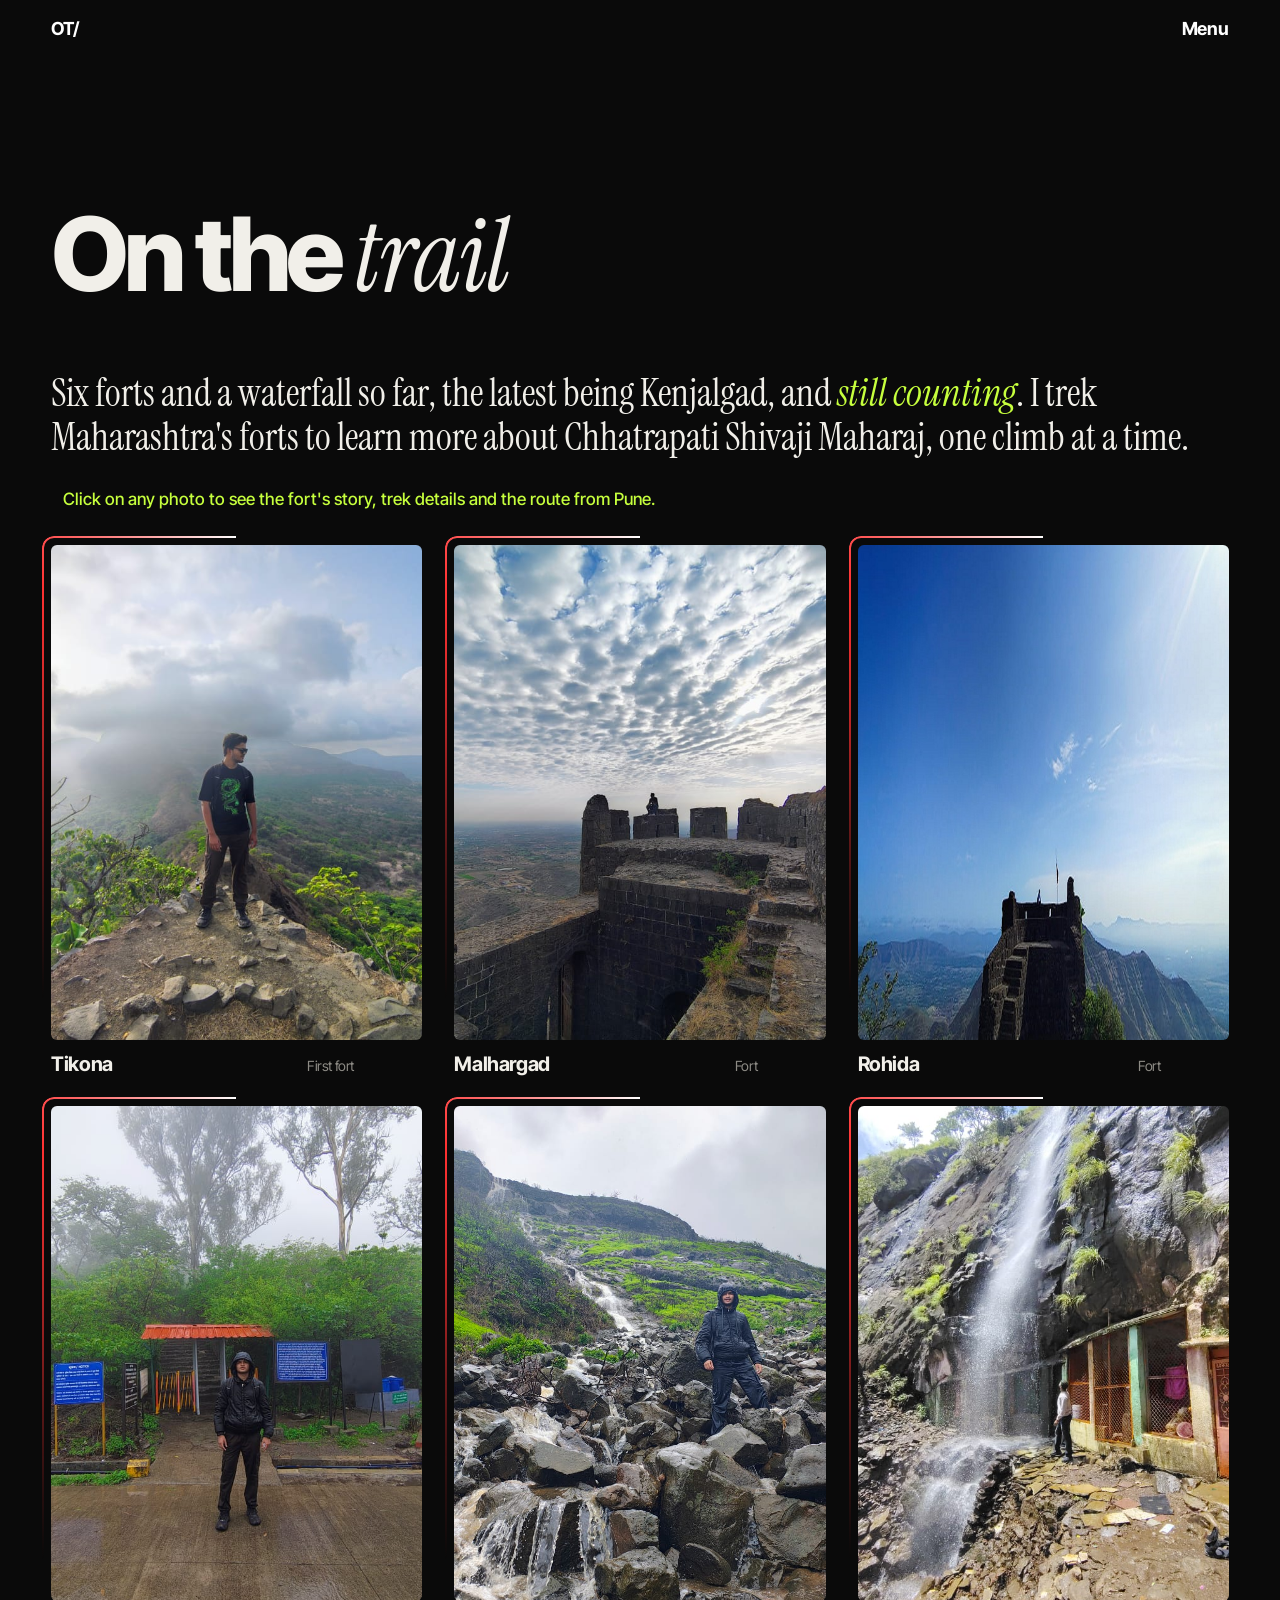
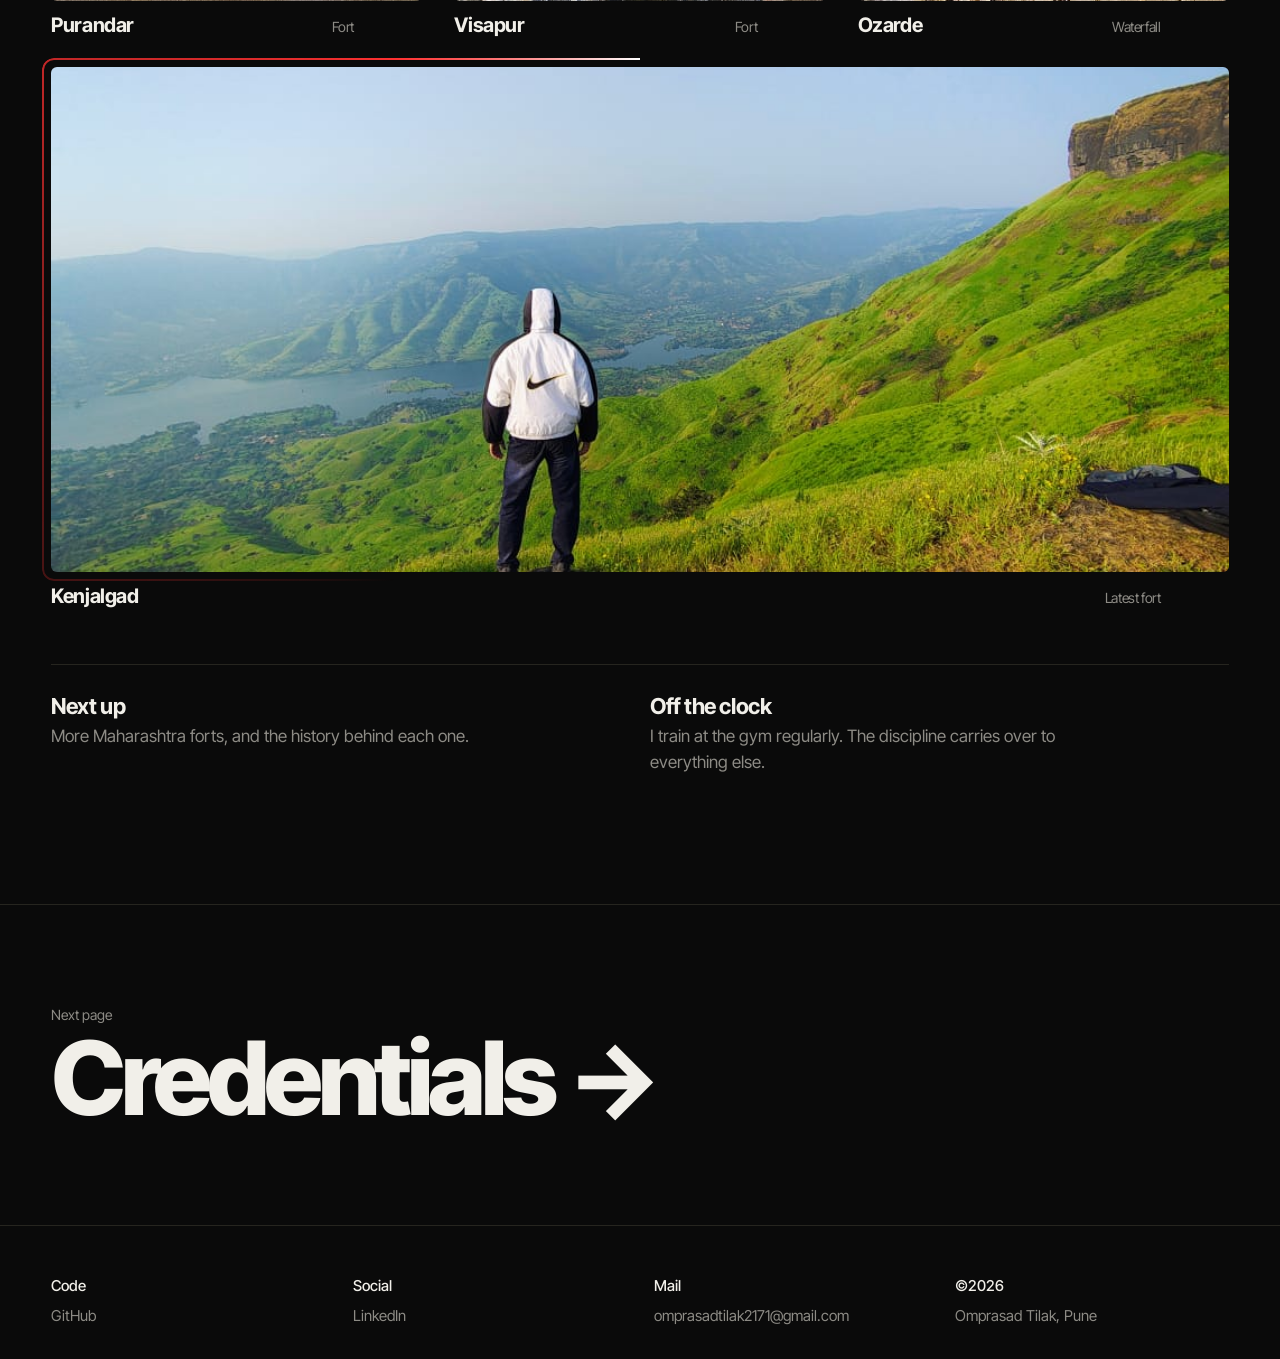
<file: trail.html>
<!DOCTYPE html>
<html lang="en">
<head>
<meta charset="utf-8">
<meta name="viewport" content="width=device-width, initial-scale=1, viewport-fit=cover">
<meta name="theme-color" content="#0a0a0a">
<meta name="description" content="Forts and treks by Omprasad Tilak across Maharashtra: Tikona, Malhargad, Rohida, Purandar, Visapur, Kenjalgad and Ozarde waterfall.">
<title>Trail | Omprasad Tilak</title>
<link rel="icon" type="images/png" href="images/portrait.png">
<link rel="preconnect" href="https://fonts.googleapis.com">
<link rel="preconnect" href="https://fonts.gstatic.com" crossorigin>
<link href="https://fonts.googleapis.com/css2?family=Inter+Tight:wght@400;500;700;800&family=Instrument+Serif:ital@0;1&display=swap" rel="stylesheet">
<link rel="stylesheet" href="style.css">
<script>(function(){var r=false,s=false;try{var n=performance.getEntriesByType('navigation')[0];r=n?n.type==='reload':!!(performance.navigation&&performance.navigation.type===1)}catch(e){}try{s=sessionStorage.getItem('pre')==='1'}catch(e){}var home=/(^|\/)(index\.html)?$/.test(location.pathname);if(r||(home&&!s))document.documentElement.className+=' show-pre pre-lock'})();</script>
<script>(function(){var d=document.documentElement;if(d.classList.contains('show-pre'))return;try{var n=performance.getEntriesByType('navigation')[0];if(n&&n.type==='navigate')d.className+=' show-pt'}catch(e){}})();</script>
<style>
.hint{display:flex;align-items:center;gap:12px;margin:-18px 0 36px;font:500 17px var(--sans);color:var(--acc)}
.hint .dot{flex:none;animation-iteration-count:infinite}
.tile{all:unset;display:block;width:100%;cursor:pointer;position:relative}
.tile:focus-visible{outline:2px solid var(--acc);outline-offset:14px;border-radius:6px}
.trail figcaption{align-items:baseline}
.trail figcaption i{font:400 italic 15px var(--serif);color:var(--acc);opacity:0;transform:translateX(-6px);transition:.25s;white-space:nowrap}
.trail figure:hover figcaption i,.trail figure:focus-within figcaption i{opacity:1;transform:none}
@media(hover:none){.trail figcaption i{opacity:1;transform:none}}
dialog{border:1px solid var(--line);background:#0e0e0d;color:var(--fg);width:min(980px,94vw);max-height:92vh;max-height:92dvh;padding:0;border-radius:10px;overflow:auto;margin:auto}
dialog::backdrop{background:rgba(0,0,0,.72);backdrop-filter:blur(6px)}
html:has(dialog[open]){overflow:hidden}
dialog[open]{animation:dpop .35s cubic-bezier(.2,.8,.2,1)}
@keyframes dpop{from{opacity:0;transform:translateY(18px) scale(.98)}}
.dh{position:sticky;top:0;z-index:3;display:flex;justify-content:space-between;align-items:center;padding:14px 22px;background:#0e0e0d;border-bottom:1px solid var(--line);font:500 15px var(--sans)}
.dh button{all:unset;cursor:pointer;color:var(--fg);padding:4px 2px}
.dh button:hover{color:var(--acc)}
.dh button:focus-visible{outline:2px solid var(--acc);border-radius:4px}
.dh nav{display:flex;gap:22px}
.dg{display:grid;grid-template-columns:minmax(0,.9fr) minmax(0,1.1fr);gap:32px;padding:28px 22px 8px}
.dg img{display:block;width:100%;height:auto;max-height:56vh;object-fit:contain;background:#141412;border-radius:6px}
.dg .ph{aspect-ratio:3/4;display:grid;place-items:center;background:repeating-linear-gradient(135deg,#141412 0 14px,#101010 14px 28px);color:var(--mute);font:500 13px ui-monospace,Menlo,monospace;border-radius:6px;text-align:center;padding:12px}
.dg h3{font:800 clamp(34px,5vw,60px)/.95 var(--sans);letter-spacing:-.045em}
.dg .aka{font:400 italic 22px var(--serif);color:var(--mute);margin:8px 0 22px}
.facts2{display:grid;grid-template-columns:1fr 1fr;gap:0;border-top:1px solid var(--line)}
.facts2 div{padding:12px 12px 14px 0;border-bottom:1px solid var(--line)}
.facts2 small{display:block;color:var(--acc);font-size:13px}
.facts2 span{font-size:16px;line-height:1.35;display:block;margin-top:3px}
.db{padding:20px 22px 28px;display:grid;grid-template-columns:minmax(0,1fr) minmax(0,1fr);gap:8px 40px}
.db h4{font:700 15px var(--sans);color:var(--acc);margin:18px 0 10px}
.db p{color:#cfcdc6;font-size:17px}
.db ol{padding-left:0;list-style:none;counter-reset:s;color:#cfcdc6;font-size:17px}
.db ol li{counter-increment:s;display:grid;grid-template-columns:30px 1fr;padding:8px 0;border-top:1px solid var(--line)}
.db ol li:before{content:counter(s);color:var(--mute);font-size:14px;padding-top:3px}
.db ul{padding-left:1.1em;color:#cfcdc6;font-size:16px}
.db ul li{margin-bottom:.4em}
.db ul li::marker{color:#ff3131}
.db .full{grid-column:1/-1}
.go{display:inline-block;margin-top:14px;background:var(--acc);color:#0a0a0a;padding:14px 26px;border-radius:99px;font:700 16px var(--sans)}
.go:hover{background:var(--fg)}
.note{font-size:13.5px;color:var(--mute);margin-top:14px}
@media(max-width:760px){.dg,.db{grid-template-columns:1fr}.dg{gap:20px}.dg img{max-height:42vh}}
@media(prefers-reduced-motion:reduce){dialog[open]{animation:none}}
</style>
</head>
<body>
<div id="pre" aria-hidden="true"><span>Loading portfolio</span><b id="pn">0%</b></div>
<div id="pt" aria-hidden="true"><span style="font-size:min(26vw,360px)">Trail</span></div>
<header class="bar">
  <a href="index.html" aria-label="Home">OT/</a>
  <button id="mb" aria-expanded="false" aria-controls="menu">Menu</button>
</header>

<div id="menu" role="dialog" aria-label="Menu">
  <div class="top"><span>/ menu</span><button id="mc">Close</button></div>
  <nav><a href="index.html">About</a><a href="work.html">Work</a><a href="experience.html">Experience</a><a href="trail.html" aria-current="page">Trail</a><a href="certifications.html">Credentials</a><a href="certifications.html#contact">Contact</a></nav>
  <div class="cn">
    <a href="https://in.linkedin.com/in/omprasad-tilak-69430b297" target="_blank" rel="noopener"><small>01</small>LinkedIn</a>
    <a href="https://github.com/omeetilak" target="_blank" rel="noopener"><small>02</small>GitHub</a>
    <a href="mailto:omprasadtilak2171@gmail.com"><small>03</small>Email</a>
  </div>
</div>

<main id="top" class="inner">
  <section id="trail">
    <div class="sh"><h2>On the <i>trail</i></h2></div>
    <p class="trail-intro">Six forts and a waterfall so far, the latest being Kenjalgad, and <i>still counting</i>. I trek Maharashtra's forts to learn more about Chhatrapati Shivaji Maharaj, one climb at a time.</p>
    <p class="hint"><span class="dot" aria-hidden="true"></span>Click on any photo to see the fort's story, trek details and the route from Pune.</p>
    <div class="trail" id="grid"></div>
    <div class="life">
      <p><b>Next up</b>More Maharashtra forts, and the history behind each one.</p>
      <p><b>Off the clock</b>I train at the gym regularly. The discipline carries over to everything else.</p>
    </div>
  </section>
  <a class="next" href="certifications.html"><small>Next page</small><b>Credentials &rarr;</b></a>
</main>

<dialog id="fd" aria-labelledby="dn">
  <div class="dh"><nav><button id="dp" type="button">&larr; Prev</button><button id="dx" type="button">Next &rarr;</button></nav><button id="dc" type="button">Close</button></div>
  <div class="dg"><div id="dimg"></div><div><h3 id="dn"></h3><p class="aka" id="da"></p><div class="facts2" id="df"></div></div></div>
  <div class="db" id="dbody"></div>
</dialog>

<footer>
  <div><b>Code</b><a href="https://github.com/omeetilak" target="_blank" rel="noopener">GitHub</a></div>
  <div><b>Social</b><a href="https://in.linkedin.com/in/omprasad-tilak-69430b297" target="_blank" rel="noopener">LinkedIn</a></div>
  <div><b>Mail</b><a href="mailto:omprasadtilak2171@gmail.com">omprasadtilak2171@gmail.com</a></div>
  <div><b>&copy;2026</b>Omprasad Tilak, Pune</div>
</footer>
<script src="main.js"></script>
<script>
/* Edit this list to change any text. Change "img" if your file name is different. */
var F=[
{n:"Tikona",aka:"Also called Vitandgad. The name means \u201ctriangle\u201d.",tag:"First fort",img:"images/tikona.jpeg",
 f:[["Height","~3,500 ft"],["Difficulty","Easy to medium"],["Base village","Tikona Peth"],["From Pune","~60\u201370 km by road"],["Climb time","1\u20131.5 hr one way"],["Region","Maval, near Kamshet"]],
 about:"A pyramid-shaped hill fort that dominates the Maval region, and where my fort trekking began. The trail starts from Tikona Peth, where a Mahadev temple and parking sit near the base, and climbs steadily to the summit.",
 route:["Leave Pune via Chandni Chowk, Pirangut and Paud.","Take the right turn at Paud, then Hadashi and Javan.","Reach Tikona Peth, the base village, and park near the Mahadev temple.","Follow the trail up to the fort, about 1 to 1.5 hours.","Return the same way, about 40 minutes down."],
 alt:"Alternate road: old Mumbai\u2013Pune highway to Kamshet, then towards Pavana Nagar and Kale to reach Tikona Peth.",
 tips:["Signboards point the way along the road, and villagers can help.","Carry water and start early."],dest:"Tikona Peth, Maharashtra"},
{n:"Malhargad",aka:"Also called Sonori Fort, near Saswad.",tag:"Fort",img:"images/malhargad.jpeg",
 f:[["Height","~3,100 ft"],["Difficulty","Easy"],["Base village","Sonori (or Zendewadi)"],["From Pune","~30\u201335 km"],["Climb time","30\u201345 min from Sonori"],["Region","Purandar taluka, Pune"]],
 about:"A small fort built to watch over Dive Ghat on the Pune\u2013Saswad route, and often described as one of the last forts built by the Marathas. It has Khandoba and Shiva temples, and the Panse family palace stands in Sonori at the base.",
 route:["Drive from Pune through Hadapsar towards Saswad.","Cross Dive Ghat and take a left turn towards Sonori village.","Park at Sonori or drive on to the fort base. The last stretch is not a tar road.","Climb to the fort in about 30 to 45 minutes.","Alternative start: Zendewadi village, left once you climb Dive Ghat, about 45 minutes to 1.5 hours."],
 alt:"Sonori is about 6 km from Saswad.",
 tips:["No water on the fort, so carry enough.","The fort can be seen fully in 30 to 45 minutes."],dest:"Sonori, Maharashtra"},
{n:"Rohida",aka:"Also called Vichitragad, Rohideshwar and Binicha Killa.",tag:"Fort",img:"images/rohida.jpeg",
 f:[["Height","~3,600 ft"],["Difficulty","Easy to medium"],["Base village","Bajarwadi"],["From Pune","~62 km"],["Climb time","~1 hr to the first gate"],["Region","Bhor taluka, Pune"]],
 about:"A Yadava-era hill fort in the Bhor region, later renamed Vichitragad by the Pant Sachivs of Bhor. It is known for strong winds, wide grassy trails, bastions and the Rohidamalla temple. In the monsoon the wind can push waterfalls upwards.",
 route:["Drive from Pune via Khed Shivapur and Kapurhol to Bhor.","Continue about 7 km south of Bhor to Bajarwadi village.","Find the village school. The trail starts on the hillock opposite it.","Follow the wide, well-marked path for about an hour to the first gate.","Explore the fort top, then return the same way."],
 alt:"Another way up and down: via Ambawade or Nazare on the far side.",
 tips:["Few trees on the route, so expect sun and wind.","Post-monsoon and winter are the best seasons."],dest:"Bajarwadi, Bhor, Maharashtra"},
{n:"Purandar",aka:"Twin fort of Vajragad. Birthplace of Chhatrapati Sambhaji Maharaj.",tag:"Fort",img:"images/purandar.jpeg",
 f:[["Height","~4,470 ft (1,387 m)"],["Difficulty","Easy to medium"],["Base village","Narayanpur"],["From Pune","~50 km, about 1.5 hr drive"],["Climb time","45 min \u2013 2 hr, by trail or road"],["Region","Purandar taluka, Pune"]],
 about:"One of the most important forts in Shivaji Maharaj\u2019s story. The Treaty of Purandar was signed here in 1665, and Murarbaji Deshpande gave his life defending the fort against the Mughals. His statue stands near Bini Darwaja. Purandar has two levels, with Vajragad as its twin on the east.",
 route:["Drive from Pune via Hadapsar, Dive Ghat and Saswad to Narayanpur.","Or take the highway via Katraj and Kapurhol, then turn to Narayanpur.","From Narayanpur, walk up past Narayanpeth towards Bini Darwaja, about 45 minutes to an hour.","Continue to Purandar Machi, then the Murarbaji statue and Purandeshwar temple.","Return the same way."],
 alt:"A road also runs up to the Machi, but the army checks vehicles at the Murar gate.",
 tips:["Part of the fort is an army training area, so follow the rules.","Visitors are asked to leave by 5 pm."],dest:"Narayanpur, Purandar, Maharashtra"},
{n:"Visapur",aka:"Twin of Lohagad, on the same plateau.",tag:"Fort",img:"images/visapur.jpeg",
 f:[["Height","~3,556 ft"],["Difficulty","Easy to medium"],["Base village","Bhaje (near Malavli)"],["From Pune","~60\u201375 km"],["Climb time","~2\u20133 hr from Bhaje"],["Region","Near Lonavala"]],
 about:"Larger and higher than its twin Lohagad, Visapur has caves, water cisterns, old building ruins and rock carvings. The British took the Lohagad\u2013Visapur forts in 1818. It is best known as a monsoon trek, with waterfalls along the way.",
 route:["Take the old Mumbai\u2013Pune highway from Pune and exit at Malavli.","Drive past the village to Bhaje, near the Bhaje caves.","Start the climb from Bhaje, or take the shorter waterfall route from Lohagadwadi.","Reach the fort plateau in about 2 to 3 hours.","Return the same way."],
 alt:"By train: Pune\u2013Lonavala local to Malavli, then local transport to Bhaje.",
 tips:["Carry water. None is available on the fort.","The Patan village route is not clearly marked, so avoid it."],dest:"Bhaje Caves, Maharashtra"},
{n:"Ozarde",aka:"A waterfall inside the Koyna Wildlife Sanctuary.",tag:"Waterfall",img:"images/ozarde.jpeg",
 f:[["Type","Waterfall trek"],["Difficulty","Easy trail"],["Trailhead","Ozarde, near Koynanagar"],["From Pune","~190 km"],["Walk time","30\u201345 min to the base"],["Region","Satara district"]],
 about:"A tall waterfall in thick forest in the Western Ghats, best visited in the monsoon and just after it. It sits inside the Koyna Wildlife Sanctuary near Koynanagar, and is a popular day trip from Pune and Mumbai.",
 route:["Drive from Pune towards Satara on the highway.","Continue from Satara to Koynanagar.","Use local transport, such as an auto, from Koynanagar towards Ozarde.","Walk the forest trail for 30 to 45 minutes to the base of the falls."],
 alt:"Nearest rail station: Karad, about 60 km away. Chiplun is about 45 km.",
 tips:["Mobile network is weak or missing near the falls.","Entry rules can change, so check locally before you go."],dest:"Ozarde Waterfall, Satara, Maharashtra"},
{n:"Kenjalgad",aka:"Also called Ghera Khelanja. Near Wai, Satara.",tag:"Latest fort",img:"images/kenjalgad.jpeg",latest:1,
 f:[["Height","~4,270 ft"],["Difficulty","Easy to medium"],["Base village","Ghera Kenjal"],["From Pune","~80 km"],["Climb time","30\u201345 min from the base"],["Region","Bhor\u2013Wai border"]],
 about:"A fort on the Mandhardev spur of the Mahadev range, known for its rock-cut staircase and a tunnel-like cave near the top. Shivaji Maharaj captured the Wai and Bhor forts but did not win this one until 1674. It sits close to Raireshwar and Kamalgad, so many people combine them.",
 route:["Drive from Pune on the Bengaluru highway to Bhor.","Turn right down the Varandha Ghat road, and at Ambeghar turn left.","Reach the base village, Ghera Kenjal. The fort is visible from here.","The path starts between two houses past a small field, then climbs the stone steps.","Or reach it via Wai, which many find the easier road from Pune."],
 alt:"Option: continue over the Raireshwar plateau and return via Wai.",
 tips:["No water on the trail or the fort, so carry plenty.","In monsoon, fog and wind make the top slow and eerie."],dest:"Ghera Kenjal, Maharashtra"}
];
(function(){
  var g=document.getElementById('grid'),d=document.getElementById('fd'),cur=0;
  g.innerHTML=F.map(function(x,i){
    var k=x.img.split('/').pop().replace(/\.\w+$/,'');
    return '<figure'+(x.latest?' class="latest"':'')+'><button class="tile" data-i="'+i+'" aria-label="'+x.n+': open fort details and route"><div class="slot" data-hint="Add '+x.img+'"><img src="'+x.img+'" alt="'+x.n+'" onerror="this.remove()"></div></button><figcaption>'+x.n+'<span>'+x.tag+' <i>Tap for route</i></span></figcaption></figure>';
  }).join('');
  function show(i){
    cur=(i+F.length)%F.length;var x=F[cur];
    document.getElementById('dn').textContent=x.n;
    document.getElementById('da').textContent=x.aka;
    document.getElementById('dimg').innerHTML='<img src="'+x.img+'" alt="'+x.n+'" onerror="this.outerHTML=\'<div class=ph>Add '+x.img+'</div>\'">';
    document.getElementById('df').innerHTML=x.f.map(function(r){return '<div><small>'+r[0]+'</small><span>'+r[1]+'</span></div>'}).join('');
    var url='https://www.google.com/maps/dir/?api=1&origin=Pune&destination='+encodeURIComponent(x.dest);
    document.getElementById('dbody').innerHTML='<div><h4>About</h4><p>'+x.about+'</p><h4>Good to know</h4><ul>'+x.tips.map(function(t){return '<li>'+t+'</li>'}).join('')+'</ul></div>'+
      '<div><h4>Route from Pune</h4><ol>'+x.route.map(function(r){return '<li>'+r+'</li>'}).join('')+'</ol><p class="note">'+x.alt+'</p><a class="go" href="'+url+'" target="_blank" rel="noopener">Open route in Google Maps &nearr;</a></div>'+
      '<p class="note full">Distances, heights and times are approximate and vary by source and by the route you take. Check conditions locally before you go.</p>';
    d.scrollTop=0;
  }
  g.addEventListener('click',function(e){var b=e.target.closest('.tile');if(!b)return;show(+b.dataset.i);d.showModal()});
  document.getElementById('dc').onclick=function(){d.close()};
  document.getElementById('dp').onclick=function(){show(cur-1)};
  document.getElementById('dx').onclick=function(){show(cur+1)};
  d.addEventListener('click',function(e){if(e.target===d)d.close()});
})();
</script>
</body>
</html>
</file>
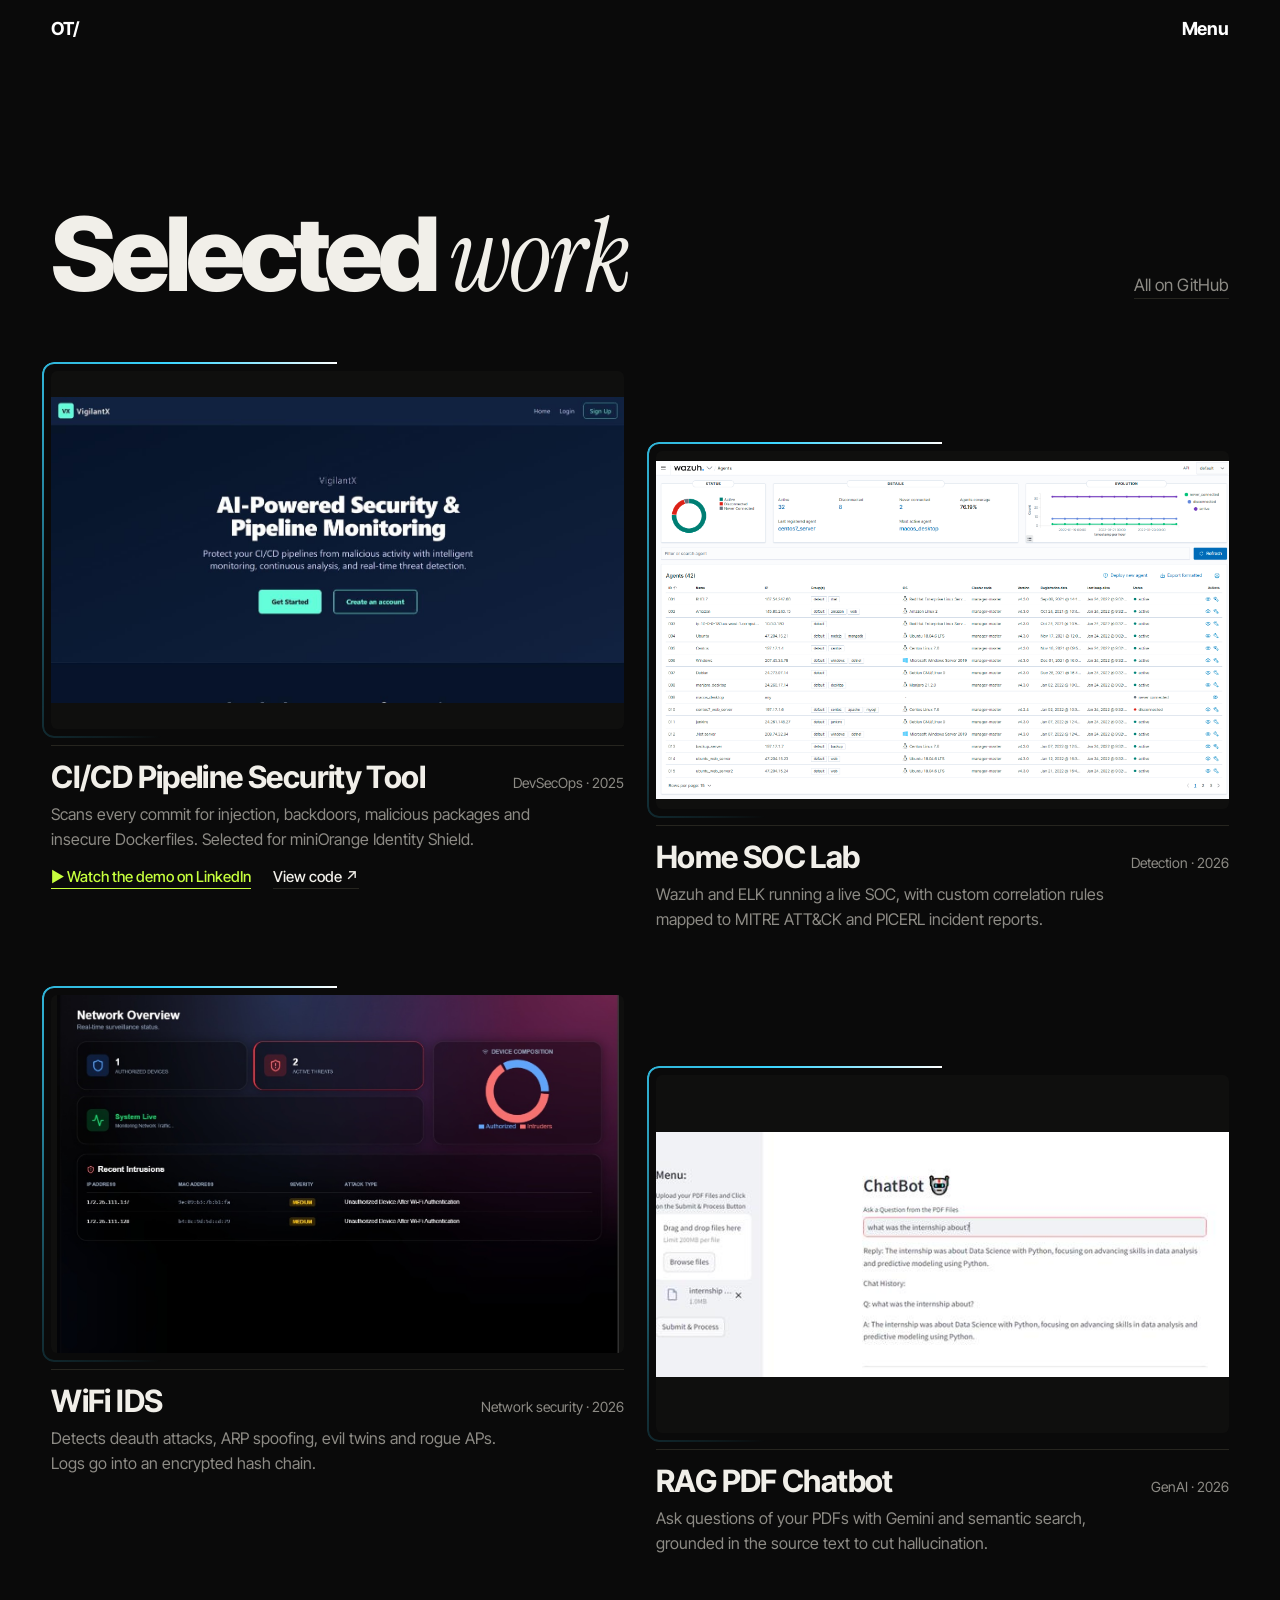
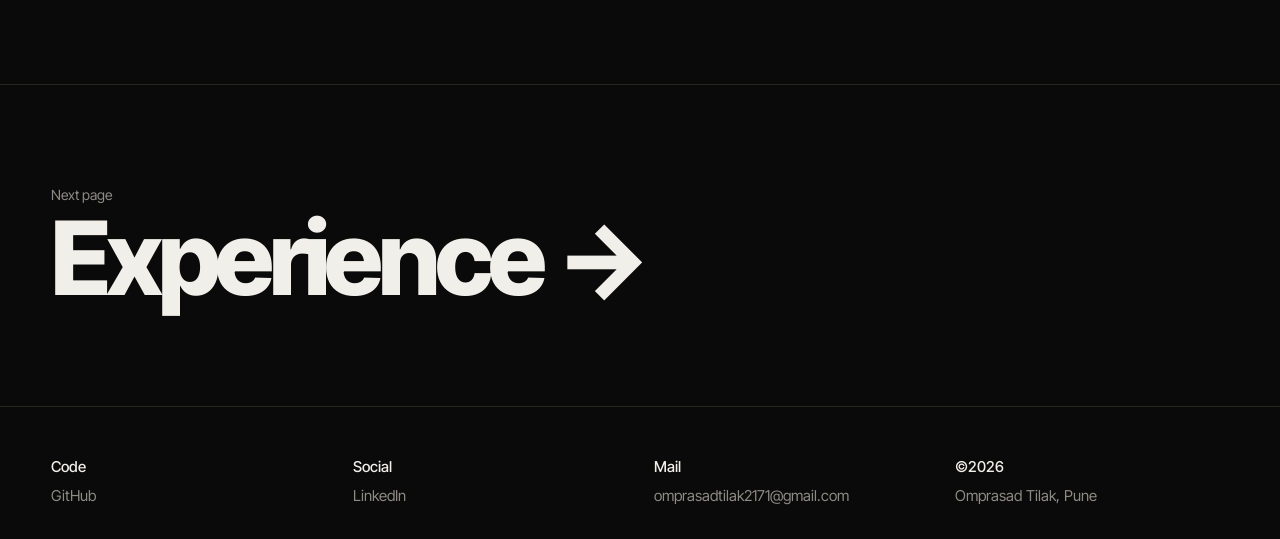
<file: work.html>
<!DOCTYPE html>
<html lang="en">
<head>
<meta charset="utf-8">
<meta name="viewport" content="width=device-width, initial-scale=1, viewport-fit=cover">
<meta name="theme-color" content="#0a0a0a">
<meta name="description" content="Portfolio of Omprasad Tilak, cybersecurity analyst across SOC, cloud security, DevSecOps and applied AI.">
<title>Work | Omprasad Tilak</title>
<link rel="icon" type="images/png" href="images/portrait.png">
<link rel="preconnect" href="https://fonts.googleapis.com">
<link rel="preconnect" href="https://fonts.gstatic.com" crossorigin>
<link href="https://fonts.googleapis.com/css2?family=Inter+Tight:wght@400;500;700;800&family=Instrument+Serif:ital@0;1&display=swap" rel="stylesheet">
<link rel="stylesheet" href="style.css">
<script>(function(){var r=false,s=false;try{var n=performance.getEntriesByType('navigation')[0];r=n?n.type==='reload':!!(performance.navigation&&performance.navigation.type===1)}catch(e){}try{s=sessionStorage.getItem('pre')==='1'}catch(e){}var home=/(^|\/)(index\.html)?$/.test(location.pathname);if(r||(home&&!s))document.documentElement.className+=' show-pre pre-lock'})();</script>
<script>(function(){var d=document.documentElement;if(d.classList.contains('show-pre'))return;try{var n=performance.getEntriesByType('navigation')[0];if(n&&n.type==='navigate')d.className+=' show-pt'}catch(e){}})();</script>
<script>(function(){try{var f=sessionStorage.getItem('intro');sessionStorage.removeItem('intro');if(f==='1'&&document.documentElement.className.indexOf('show-pre')<0&&!matchMedia('(prefers-reduced-motion: reduce)').matches)document.documentElement.className+=' show-intro'}catch(e){}})();</script>
</head>
<body>
<div id="intro" aria-hidden="true"><span>Work</span></div>
<div id="pre" aria-hidden="true"><span>Loading portfolio</span><b id="pn">0%</b></div>
<div id="pt" aria-hidden="true"><span style="font-size:min(26vw,360px)">Work</span></div>
<header class="bar">
  <a href="index.html" aria-label="Home">OT/</a>
  <button id="mb" aria-expanded="false" aria-controls="menu">Menu</button>
</header>

<div id="menu" role="dialog" aria-label="Menu">
  <div class="top"><span>/ menu</span><button id="mc">Close</button></div>
  <nav><a href="index.html">About</a><a href="work.html" aria-current="page">Work</a><a href="experience.html">Experience</a><a href="trail.html">Trail</a><a href="certifications.html">Credentials</a><a href="certifications.html#contact">Contact</a></nav>
  <div class="cn">
    <a href="https://in.linkedin.com/in/omprasad-tilak-69430b297" target="_blank" rel="noopener"><small>01</small>LinkedIn</a>
    <a href="https://github.com/omeetilak" target="_blank" rel="noopener"><small>02</small>GitHub</a>
    <a href="mailto:omprasadtilak2171@gmail.com"><small>03</small>Email</a>
  </div>
</div>

<main id="top" class="inner">
<section id="work">
    <div class="sh"><h2>Selected <i>work</i></h2><a href="https://github.com/omeetilak" target="_blank" rel="noopener">All on GitHub</a></div>
    <div class="work">
      <!-- Each slot: drop your screenshot in images/ using the file name shown. Add a link in href. -->
      <div>
        <div class="slot" data-hint="Add images/cicd-security.jpg"><img src="images/cicd-security.jpg" alt="CI/CD Pipeline Security Tool" onerror="this.remove()"></div>
        <div class="meta"><h3>CI/CD Pipeline Security Tool</h3><span>DevSecOps · 2025</span></div>
        <p>Scans every commit for injection, backdoors, malicious packages and insecure Dockerfiles. Selected for miniOrange Identity Shield.</p>
        <div class="vl">
          <!-- PASTE YOUR LINKEDIN VIDEO POST URL in the href below -->
          <a href="https://in.linkedin.com/in/omprasad-tilak-69430b297" target="_blank" rel="noopener">&#9654; Watch the demo on LinkedIn</a>
          <a href="https://github.com/omeetilak" target="_blank" rel="noopener">View code &#8599;</a>
        </div>
      </div>
      <a href="https://github.com/omeetilak" target="_blank" rel="noopener">
        <div class="slot" data-hint="Add images/home-soc.jpg"><img src="images/home-soc.png" alt="Home SOC lab dashboard" onerror="this.remove()"></div>
        <div class="meta"><h3>Home SOC Lab</h3><span>Detection · 2026</span></div>
        <p>Wazuh and ELK running a live SOC, with custom correlation rules mapped to MITRE ATT&amp;CK and PICERL incident reports.</p>
      </a>
      <a href="https://github.com/omeetilak" target="_blank" rel="noopener">
        <div class="slot" data-hint="Add images/wifi-ids.jpg"><img src="images/wifi-ids.jpeg" alt="WiFi IDS report" onerror="this.remove()"></div>
        <div class="meta"><h3>WiFi IDS</h3><span>Network security · 2026</span></div>
        <p>Detects deauth attacks, ARP spoofing, evil twins and rogue APs. Logs go into an encrypted hash chain.</p>
      </a>
      <a href="https://github.com/omeetilak" target="_blank" rel="noopener">
        <div class="slot" data-hint="Add images/rag-chatbot.jpg"><img src="images/rag-chatbot.jfif" alt="RAG PDF chatbot interface" onerror="this.remove()"></div>
        <div class="meta"><h3>RAG PDF Chatbot</h3><span>GenAI · 2026</span></div>
        <p>Ask questions of your PDFs with Gemini and semantic search, grounded in the source text to cut hallucination.</p>
      </a>
    </div>
  </section>
  <a class="next" href="experience.html"><small>Next page</small><b>Experience &rarr;</b></a>
</main>

<footer>
  <div><b>Code</b><a href="https://github.com/omeetilak" target="_blank" rel="noopener">GitHub</a></div>
  <div><b>Social</b><a href="https://in.linkedin.com/in/omprasad-tilak-69430b297" target="_blank" rel="noopener">LinkedIn</a></div>
  <div><b>Mail</b><a href="mailto:omprasadtilak2171@gmail.com">omprasadtilak2171@gmail.com</a></div>
  <div><b>&copy;2026</b>Omprasad Tilak, Pune</div>
</footer>
<script src="main.js"></script>
</body>
</html>
</file>
<file: style.css>
:root{color-scheme:dark;--bg:#0a0a0a;--fg:#f1efe9;--mute:#8d8b85;--line:#26251f;--acc:#c6ff3d;
--sans:'Inter Tight',system-ui,sans-serif;--serif:'Instrument Serif',Georgia,serif;--pad:clamp(20px,4vw,56px)}
*{box-sizing:border-box;margin:0;padding:0}
html{scroll-behavior:smooth}
body{background:var(--bg);color:var(--fg);font:400 17px/1.55 var(--sans);-webkit-font-smoothing:antialiased;overflow-x:hidden}
a{color:inherit;text-decoration:none}
a:focus-visible,button:focus-visible,summary:focus-visible{outline:2px solid var(--acc);outline-offset:4px}
::selection{background:var(--acc);color:#0a0a0a}
body.lock{overflow:hidden}
/* preloader: the one orchestrated moment */
#pre{position:fixed;inset:0;z-index:100;background:var(--bg);display:flex;align-items:flex-end;justify-content:space-between;padding:var(--pad);transition:transform .9s cubic-bezier(.76,0,.24,1)}
#pre.done{transform:translateY(-100%)}
#pre b{font:800 clamp(80px,22vw,260px)/.8 var(--sans);letter-spacing:-.06em}
#pre span{color:var(--mute)}
/* top bar + menu */
.bar{position:fixed;top:0;left:0;right:0;z-index:50;display:flex;justify-content:space-between;align-items:center;padding:calc(env(safe-area-inset-top,0px) + 18px) var(--pad) 18px;mix-blend-mode:difference;color:#fff}
.bar a,.bar button{font:700 18px var(--sans);letter-spacing:-.01em;background:none;border:0;color:inherit;cursor:pointer}
#menu{position:fixed;inset:0;z-index:60;background:var(--acc);color:#0a0a0a;padding:calc(env(safe-area-inset-top,0px) + 18px) var(--pad) var(--pad);display:flex;flex-direction:column;justify-content:space-between;transform:translateY(-100%);transition:transform .6s cubic-bezier(.76,0,.24,1);visibility:hidden}
#menu.open{transform:none;visibility:visible}
#menu .top{display:flex;justify-content:space-between;font:700 18px var(--sans)}
#menu button{font:inherit;background:none;border:0;color:inherit;cursor:pointer}
#menu nav a{display:block;font:800 clamp(40px,9vh,130px)/.98 var(--sans);letter-spacing:-.045em}
#menu nav a:hover{font-family:var(--serif);font-style:italic;font-weight:400}
#menu .cn{display:grid;grid-template-columns:repeat(auto-fit,minmax(140px,1fr));gap:6px 24px;font:500 16px var(--sans)}
#menu .cn a:hover{text-decoration:underline}
#menu .cn small{display:block;font-size:13px;opacity:.6}
/* hero */
.hero{min-height:100vh;min-height:100svh;padding:140px var(--pad) var(--pad);display:flex;flex-direction:column;justify-content:space-between;gap:48px}
.hero h1{font:500 clamp(30px,5.6vw,78px)/1.06 var(--sans);letter-spacing:-.035em;max-width:17em}
.hero h1 em{font:400 italic 1.08em var(--serif);letter-spacing:-.01em}
.tag{font:500 .78em ui-monospace,SFMono-Regular,Menlo,monospace;color:var(--acc);letter-spacing:0}
.hero .row{display:flex;justify-content:space-between;align-items:flex-end;gap:32px;flex-wrap:wrap}
.hero .row p{font:400 clamp(22px,3vw,40px)/1.1 var(--serif);max-width:12em}
.hero .row p i{color:var(--mute)}
.scroll{color:var(--mute);font-size:14px}
/* image slots */
.slot{position:relative;background:repeating-linear-gradient(135deg,#141412 0 14px,#101010 14px 28px);overflow:hidden;border-radius:2px}
.slot::after{content:attr(data-hint);position:absolute;inset:0;display:grid;place-items:center;text-align:center;padding:12px;color:var(--mute);font:500 13px ui-monospace,Menlo,monospace}
.slot img{position:absolute;inset:0;width:100%;height:100%;object-fit:cover;z-index:1;transition:transform .8s cubic-bezier(.2,.7,.2,1)}
a:hover .slot img{transform:scale(1.04)}
.portrait{aspect-ratio:4/5;width:min(280px,60vw)}
/* stats */
.stats{display:grid;grid-template-columns:repeat(auto-fit,minmax(160px,1fr));border-top:1px solid var(--line);border-bottom:1px solid var(--line)}
.stat{padding:40px var(--pad);border-left:1px solid var(--line)}
.stat:first-child{border-left:0}
.stat b{display:block;font:800 clamp(56px,8vw,112px)/.9 var(--sans);letter-spacing:-.05em}
.stat span{color:var(--mute);font-size:15px}
/* tools */
.tools{padding:56px 0;overflow:hidden;border-bottom:1px solid var(--line)}
.track{display:flex;gap:12px;width:max-content;animation:slide 40s linear infinite}
.tools:hover .track{animation-play-state:paused}
.track span{padding:14px 28px;border:1px solid var(--line);border-radius:99px;font:500 20px var(--sans);transition:.25s;white-space:nowrap}
.track span:hover{background:var(--fg);color:var(--bg);border-color:var(--fg)}
@keyframes slide{to{transform:translateX(-50%)}}
/* sections */
section{padding:clamp(72px,10vw,140px) var(--pad)}
.sh{display:flex;justify-content:space-between;align-items:baseline;margin-bottom:48px;gap:20px}
.sh h2{font:800 clamp(44px,8vw,120px)/.92 var(--sans);letter-spacing:-.05em}
.sh h2 i{font:400 italic 1em var(--serif);letter-spacing:-.02em}
.sh a{color:var(--mute);border-bottom:1px solid var(--line)}
.sh a:hover{color:var(--acc)}
.work{display:grid;grid-template-columns:repeat(2,1fr);gap:56px 28px}
.work .slot{aspect-ratio:4/3;margin-bottom:16px}
.work>*{display:block}
.work>*:nth-child(even){margin-top:80px}
.vl{display:flex;flex-wrap:wrap;gap:10px 22px;margin-top:16px;font:500 15px var(--sans)}
.vl a{border-bottom:1px solid var(--line);padding-bottom:2px;transition:.2s}
.vl a:first-child{color:var(--acc);border-color:var(--acc)}
.vl a:hover{color:var(--fg);border-color:var(--fg)}
.meta{display:flex;justify-content:space-between;gap:16px;align-items:baseline;border-top:1px solid var(--line);padding-top:14px}
.meta h3{font:700 clamp(22px,2.4vw,32px)/1.1 var(--sans);letter-spacing:-.02em}
.meta span{color:var(--mute);font-size:14px;text-align:right;white-space:nowrap}
.work p{color:var(--mute);margin-top:8px;max-width:30em;font-size:16px}
/* experience accordion */
details{border-top:1px solid var(--line)}
details:last-child{border-bottom:1px solid var(--line)}
summary{list-style:none;cursor:pointer;display:grid;grid-template-columns:56px 1fr auto auto;gap:16px;align-items:baseline;padding:26px 0}
summary::-webkit-details-marker{display:none}
summary .n{color:var(--mute);font-size:14px}
summary .t{font:700 clamp(26px,4.2vw,56px)/1 var(--sans);letter-spacing:-.035em;transition:color .2s}
summary:hover .t{color:var(--acc)}
summary .r{color:var(--mute);font-size:15px}
summary .pm{font:400 30px/1 var(--sans);width:30px;text-align:right}
summary .pm:before{content:"+"}
details[open] summary .pm:before{content:"\2212"}
details[open] summary .t{font-family:var(--serif);font-style:italic;font-weight:400}
.body{padding:0 0 32px 72px;max-width:46em;color:#cfcdc6}
.body ul{padding-left:1.1em}
.body li{margin-bottom:.5em}
.body li::marker{color:var(--acc)}
.body .when{color:var(--mute);font-size:14px;margin-bottom:12px}
/* arena */
.arena{border-bottom:0}
.arena>div{display:grid;grid-template-columns:140px minmax(0,1.1fr) minmax(0,1.4fr);gap:12px 32px;padding:30px 0;border-bottom:1px solid var(--line);align-items:baseline}
.arena small{color:var(--acc);font-size:14px}
.arena h3{font:700 clamp(24px,2.6vw,34px)/1.1 var(--sans);letter-spacing:-.025em}
.arena h3 em{display:block;font:400 italic 20px var(--serif);color:var(--mute);margin-top:6px;letter-spacing:0}
.arena p{color:#cfcdc6;font-size:17px}
.arena .hi h3{color:var(--acc)}
/* trail */
.trail-intro{max-width:30em;font:400 clamp(24px,3vw,40px)/1.15 var(--serif);margin-bottom:48px}
.trail-intro i{color:var(--acc)}
.trail{display:grid;grid-template-columns:repeat(3,1fr);gap:20px}
.trail figure .slot{aspect-ratio:3/4}
.trail figcaption{display:flex;justify-content:space-between;gap:12px;padding-top:12px;font:700 20px var(--sans);letter-spacing:-.02em}
.trail figcaption span{color:var(--mute);font:400 14px var(--sans)}
.life{display:grid;grid-template-columns:repeat(2,1fr);gap:20px;margin-top:56px;border-top:1px solid var(--line);padding-top:28px}
.life p{color:var(--mute);max-width:28em}
.life b{display:block;color:var(--fg);font:700 22px var(--sans);letter-spacing:-.02em;margin-bottom:4px}
/* creds */
.creds{display:grid;grid-template-columns:repeat(3,1fr);gap:40px}
.creds h3{font:700 15px var(--sans);color:var(--acc);margin-bottom:12px}
.creds li{list-style:none;padding:10px 0;border-top:1px solid var(--line)}
.creds small{display:block;color:var(--mute);font-size:14px}
.edu{margin-top:72px;font:400 clamp(26px,3.6vw,48px)/1.1 var(--serif)}
.edu span{display:block;margin-top:10px;font:400 16px var(--sans);color:var(--mute)}
/* contact */
.contact{text-align:center;border-top:1px solid var(--line)}
.contact h2{font:800 clamp(48px,10vw,150px)/.9 var(--sans);letter-spacing:-.055em;margin-bottom:40px}
.contact h2 i{font:400 italic 1em var(--serif)}
.btns{display:flex;gap:14px;justify-content:center;flex-wrap:wrap}
.btn{padding:18px 34px;border-radius:99px;font:700 18px var(--sans);border:1px solid var(--fg);transition:.25s}
.btn.p{background:var(--fg);color:var(--bg)}
.btn:hover{background:var(--acc);border-color:var(--acc);color:#0a0a0a}
footer{padding:48px var(--pad) calc(env(safe-area-inset-bottom,0px) + 32px);display:grid;grid-template-columns:repeat(auto-fit,minmax(160px,1fr));gap:28px;border-top:1px solid var(--line);color:var(--mute);font-size:15px}
footer b{display:block;color:var(--fg);font-weight:500;margin-bottom:6px}
footer a{display:block}
footer a:hover{color:var(--acc)}
@media(max-width:760px){
  .work{grid-template-columns:1fr}.work>*:nth-child(even){margin-top:0}
  .creds{grid-template-columns:1fr}
  .arena>div{grid-template-columns:1fr;gap:8px;padding:26px 0}
  .trail{grid-template-columns:repeat(2,1fr);gap:14px}.trail figcaption{flex-direction:column;font-size:17px}
  .life{grid-template-columns:1fr}
  summary{grid-template-columns:34px 1fr 30px}summary .r{display:none}
  .body{padding-left:0}
  .stat{border-left:0;border-top:1px solid var(--line)}.stat:first-child{border-top:0}
}
@media(prefers-reduced-motion:reduce){html{scroll-behavior:auto}.track{animation:none}#pre{transition:none}#menu{transition:none}}
main.inner>section:first-child{padding-top:clamp(130px,16vw,190px)}
.ab{display:grid;grid-template-columns:1.1fr 1fr;gap:clamp(32px,6vw,96px);margin-bottom:64px}
.ab .big{font:400 clamp(28px,3.8vw,52px)/1.1 var(--serif)}
.ab .txt p{color:#cfcdc6;margin-bottom:1em;max-width:30em}
.facts{display:grid;grid-template-columns:repeat(2,1fr);border-top:1px solid var(--line)}
.facts>div{padding:24px 32px 28px 0;border-bottom:1px solid var(--line)}
.facts small{color:var(--acc);font-size:14px}
.facts p{margin-top:8px;color:#cfcdc6;max-width:26em}
.next{display:block;padding:clamp(48px,8vw,96px) var(--pad);border-top:1px solid var(--line)}
.next small{color:var(--mute);font-size:14px}
.next b{display:block;font:800 clamp(40px,8vw,110px)/1 var(--sans);letter-spacing:-.05em;transition:.25s}
.next:hover b{font-family:var(--serif);font-style:italic;font-weight:400;color:var(--acc)}
#menu nav a[aria-current]{font-family:var(--serif);font-style:italic;font-weight:400}
@keyframes in{from{opacity:0}}
body{animation:in .6s both}
@media(max-width:760px){.ab,.facts{grid-template-columns:1fr}}
@media(prefers-reduced-motion:reduce){body{animation:none}}

.arena summary .t{font-size:clamp(24px,3.6vw,46px)}
.arena .body p{margin-bottom:0}
.gal{display:grid;grid-template-columns:repeat(2,1fr);gap:14px;margin-top:22px;max-width:46em}
.gal .slot{aspect-ratio:4/3}

.trail figure.latest{grid-column:1/-1}
.trail figure.latest .slot{aspect-ratio:16/7}
@media(max-width:760px){.trail figure.latest .slot{aspect-ratio:4/3}}

/* stats: keep numbers inside their boxes */
.stat{padding:40px 20px 40px 28px;min-width:0}
.stat:first-child{padding-left:var(--pad)}
.stat b{font-size:clamp(48px,5.6vw,92px);font-variant-numeric:tabular-nums;white-space:nowrap}
.stat span{display:block;margin-top:8px;line-height:1.35}
@media(min-width:761px) and (max-width:1000px){
  .stats{grid-template-columns:repeat(2,1fr)}
  .stat,.stat:first-child{padding-left:var(--pad)}
  .stat:nth-child(odd){border-left:0}
  .stat:nth-child(n+3){border-top:1px solid var(--line)}
  .stat:last-child{grid-column:1/-1}
}
@media(max-width:760px){.stat,.stat:first-child{padding-left:var(--pad)}}

/* arena: role labels in theme green */
.arena summary .r{color:var(--acc);font-weight:500}
.arena .body .when{color:var(--acc)}

/* loader shows on refresh, and on first visit to home */
#pre{display:none}
html.show-pre #pre{display:flex}
html.pre-lock,html.pre-lock body{overflow:hidden}

/* sticker look: thick white die-cut edge with a soft lift shadow */
.slot{
  border-radius:18px;
  box-shadow:0 0 0 5px #fff,0 14px 30px -6px rgba(0,0,0,.65),0 3px 8px rgba(0,0,0,.4);
  transition:transform .35s cubic-bezier(.2,.7,.2,1),box-shadow .35s;
}
.slot::before{content:"";position:absolute;inset:0;z-index:2;border-radius:inherit;pointer-events:none;
  background:linear-gradient(115deg,rgba(255,255,255,.14) 0%,transparent 38%)}
.work a:hover .slot,.work>div:hover .slot,.trail figure:hover .slot,.gal .slot:hover,.portrait:hover{
  transform:translateY(-4px) rotate(-1deg);
  box-shadow:0 0 0 5px #fff,0 22px 38px -8px rgba(0,0,0,.75),0 4px 10px rgba(0,0,0,.45);
}
.gal{gap:22px}
.trail{gap:28px 24px}
.work{gap:64px 32px}
@media(prefers-reduced-motion:reduce){.slot{transition:none}.work a:hover .slot,.work>div:hover .slot,.trail figure:hover .slot,.gal .slot:hover,.portrait:hover{transform:none}}

/* portrait: neon line travelling around the sticker edge */
@property --a{syntax:"<angle>";initial-value:0deg;inherits:false}
.ring{position:relative;width:min(280px,60vw);transition:transform .35s cubic-bezier(.2,.7,.2,1)}
.ring .portrait{width:100%}
.ring::before{content:"";position:absolute;inset:-12px;border-radius:30px;padding:3px;pointer-events:none;
  background:conic-gradient(from var(--a),transparent 0 62%,var(--acc) 88%,#fff 100%);
  -webkit-mask:linear-gradient(#000 0 0) content-box,linear-gradient(#000 0 0);-webkit-mask-composite:xor;
  mask:linear-gradient(#000 0 0) content-box,linear-gradient(#000 0 0);mask-composite:exclude;
  animation:orbit 3.2s linear infinite}
@keyframes orbit{to{--a:360deg}}
.ring:hover{transform:translateY(-4px) rotate(-1deg)}
.ring .portrait:hover{transform:none;box-shadow:0 0 0 5px #fff,0 14px 30px -6px rgba(0,0,0,.65),0 3px 8px rgba(0,0,0,.4)}
@media(prefers-reduced-motion:reduce){.ring::before{animation:none}.ring:hover{transform:none}}

/* portrait: plain image, no sticker edge. Only the moving line stays */
.ring .portrait,.ring .portrait:hover{box-shadow:none;border-radius:6px;transform:none}
.ring .portrait::before{display:none}
.ring::before{inset:-9px;border-radius:12px;padding:2px}
.ring:hover{transform:none}

/* all image frames: plain images with a moving line (no sticker look) */
.slot{overflow:visible;border-radius:6px;box-shadow:none;transform:none;--lc:#38d5ff}
.trail .slot{--lc:#ff3131}
.slot img{border-radius:6px}
.slot::before{content:"";position:absolute;inset:-9px;z-index:2;border-radius:12px;padding:2px;pointer-events:none;
  background:conic-gradient(from var(--a),transparent 0 62%,var(--lc) 88%,#fff 100%);
  -webkit-mask:linear-gradient(#000 0 0) content-box,linear-gradient(#000 0 0);-webkit-mask-composite:xor;
  mask:linear-gradient(#000 0 0) content-box,linear-gradient(#000 0 0);mask-composite:exclude;
  animation:orbit 3.2s linear infinite}
.work a:hover .slot,.work>div:hover .slot,.trail figure:hover .slot,.gal .slot:hover,.portrait:hover{transform:none;box-shadow:none}
a:hover .slot img{transform:none}
.trail{gap:30px 32px}
@media(prefers-reduced-motion:reduce){.slot::before{animation:none}}

/* page-title intro: outlined word zooms out, then the page lands */
#intro{position:fixed;inset:0;z-index:90;display:none;place-items:center;background:var(--bg);pointer-events:none}
html.show-intro #intro{display:grid;animation:introOut .5s ease 1.05s both}
#intro span{font:800 clamp(56px,15vw,210px)/1 var(--sans);letter-spacing:-.05em;color:transparent;-webkit-text-stroke:2px rgba(241,239,233,.75);
  animation:introWord 1.15s cubic-bezier(.16,.8,.2,1) both}
@keyframes introWord{from{transform:scale(3);opacity:0;filter:blur(10px)}to{transform:scale(1);opacity:1;filter:blur(0)}}
@keyframes introOut{to{opacity:0;transform:scale(1.04);visibility:hidden}}

/* page title card: see-through word zooms out, then lands on the page */
#pt{display:none}
html.show-pt #pt{display:grid;position:fixed;inset:0;z-index:90;place-items:center;background:var(--bg);pointer-events:none;animation:ptout .45s ease .95s forwards}
#pt span{font:800 100px/1 var(--sans);letter-spacing:-.06em;color:transparent;-webkit-text-stroke:2px rgba(241,239,233,.5);animation:ptz 1.3s cubic-bezier(.16,1,.3,1) both}
@keyframes ptz{
  from{transform:scale(3.4);opacity:0;-webkit-text-stroke-color:rgba(241,239,233,.15)}
  40%{opacity:1}
  to{transform:scale(1);opacity:1;-webkit-text-stroke-color:#c6ff3d}
}
@keyframes ptout{to{opacity:0;visibility:hidden}}
@media(prefers-reduced-motion:reduce){html.show-pt #pt{display:none}}

/* images: fixed frames, the image fits the frame (the frame never resizes to the image) */
.slot:has(img)::after{display:none}
.slot img{position:absolute;inset:0;width:100%;height:100%;display:block;object-fit:contain}
.work .slot,.work .slot:has(img){aspect-ratio:16/10}
.gal .slot,.gal .slot:has(img){aspect-ratio:4/3}
.work .slot:has(img),.gal .slot:has(img){background:#0f0f0e}
.trail{align-items:start}
.trail figure .slot,.trail figure .slot:has(img){aspect-ratio:3/4}
.trail .slot img{object-fit:cover}
.trail figure.latest{grid-column:1/-1;max-width:none;width:100%}
.trail figure.latest .slot,.trail figure.latest .slot:has(img){aspect-ratio:21/9}
.trail figure.latest .slot img{object-position:center 40%}
@media(max-width:760px){.trail figure.latest .slot,.trail figure.latest .slot:has(img){aspect-ratio:4/3}}
.ring .portrait,.ring .portrait:has(img){aspect-ratio:4/5}
.ring .portrait img{object-fit:cover}

/* ===== RESPONSIVE LAYER (keep this block last) =====
   "html " prefixes lift these rules above the page-level <style> blocks. */
html{-webkit-text-size-adjust:100%;text-size-adjust:100%}
*{-webkit-tap-highlight-color:transparent}
img,svg,video,canvas{max-width:100%}
body{overflow-x:hidden}
.tb,.fp,.cb p,.body,.team{overflow-wrap:anywhere}

/* tablets and small laptops */
@media(max-width:900px){
  :root{--pad:clamp(18px,4.5vw,40px)}
  html .sh{flex-wrap:wrap;margin-bottom:32px}
  html section{padding-top:clamp(56px,9vw,96px);padding-bottom:clamp(56px,9vw,96px)}
  html .hero.hero2{min-height:auto;padding-top:112px}
  html .hero.hero2 .scroll{display:none}
}

/* phones */
@media(max-width:600px){
  body{font-size:16.5px}
  .bar a,.bar button{min-height:44px;padding:10px 6px;font-size:17px}
  #menu{overflow-y:auto;padding-bottom:calc(var(--pad) + env(safe-area-inset-bottom,0px))}
  #menu nav a{font-size:clamp(40px,13vw,66px);padding:2px 0}
  #menu .cn{grid-template-columns:repeat(3,1fr)}
  html .sh h2{font-size:clamp(34px,10.5vw,54px)}
  html .sh a{font-size:15px}
  html .hero{padding-top:96px;gap:26px}
  html .hero.hero2{padding-top:96px;gap:22px}
  html .hero.hero2 h1{font-size:clamp(27px,8vw,38px);line-height:1.1}
  html .kick{font-size:13.5px;line-height:1.35;border-radius:14px;align-items:flex-start}
  html .term{margin-top:20px}
  html .tb{font-size:12.5px;min-height:176px;padding:12px}
  html .pv{padding:4px 0 0;justify-self:center;width:100%}
  html .pv .ring{width:min(230px,62vw)}
  html .fb{font-size:11.5px;padding:5px 10px}
  html .fb.a{left:2%}html .fb.b{right:2%}html .fb.c{left:2%}html .fb.d{right:2%}
  html .bento{gap:10px;padding-top:20px}
  html .t3{padding:18px 18px 16px;grid-column:span 6}
  html .t3 .big{font-size:clamp(52px,18vw,78px)}
  html .gw{width:108px;height:108px}
  html .gn b{font-size:32px}
  html .go2{font-size:17px}
  html .tl div{font-size:12px}
  html .files button{padding:11px 13px;font-size:13.5px;min-height:42px}
  html .fp{padding:16px;font-size:19px;min-height:100px}
  html .ab .big{font-size:clamp(24px,7vw,32px)}
  html .asum b{font-size:clamp(36px,12vw,56px)}
  html .af button{min-height:42px;padding:9px 16px}
  html .ahint,html .hint{font-size:15.5px;align-items:flex-start;margin-bottom:22px}
  html .ev{padding:16px;min-height:200px}
  html .ev h3{font-size:24px}
  html .ev.big h3{font-size:28px}
  html .ev .tg{font-size:17px}
  summary{grid-template-columns:30px 1fr 28px;padding:20px 0;gap:10px}
  summary .t{font-size:clamp(22px,7vw,32px)}
  html .body.rich,html .body{padding-left:0}
  html .one{font-size:21px}
  html .trail{grid-template-columns:repeat(2,1fr);gap:22px 14px}
  html .trail figure.latest{grid-column:1/-1;max-width:none}
  html .trail figcaption{font-size:16px}
  html .trail figcaption span{font-size:12.5px}
  html .trail-intro{font-size:22px;margin-bottom:28px}
  html .life{grid-template-columns:1fr}
  html .work{gap:46px 0}
  html .meta{flex-wrap:wrap;gap:6px 16px}
  html .meta h3{font-size:22px}
  html .meta span{white-space:normal;text-align:left}
  html .vl{gap:10px 18px}
  html .nd2{flex-basis:146px}
  html .lh span{font-size:16px}
  html .cstats b{font-size:clamp(38px,12vw,56px)}
  html .hw p{font-size:15px}
  html .vh{padding:10px 14px}
  html .flow{padding:16px 14px 18px}
  .next{padding:44px var(--pad)}
  .next b{font-size:clamp(34px,11vw,54px)}
  .contact h2{font-size:clamp(46px,15vw,72px)}
  .btns{flex-direction:column;align-items:stretch}
  .btns .btn{text-align:center;padding:16px 20px;font-size:17px}
  html .opt{padding:16px}
  footer{grid-template-columns:1fr 1fr;gap:22px;font-size:14px}
  footer div:last-child{grid-column:1/-1}
  /* pop-ups become bottom sheets */
  html dialog,html dialog.ad,html dialog.cdlg{width:100%;max-width:100%;max-height:94vh;max-height:94dvh;margin:auto 0 0;border-radius:16px 16px 0 0}
  html .dh{padding:10px 16px}
  html .dh button{min-height:44px;padding:8px 4px}
  html .dh nav{gap:18px}
  html .cb{padding:20px 16px 28px}
  html .cb h3,html .ad h3{font-size:clamp(28px,9vw,40px)}
  html .cb p,html .ad p.d{font-size:17px}
  html .ad .gal2{gap:26px;padding:20px 10px 4px}
  html .dg{padding:18px 16px 6px;gap:18px}
  html .db{padding:16px 16px 24px}
  html .kf{grid-template-columns:1fr 1fr}
}

/* very small phones */
@media(max-width:380px){
  html .fb.b,html .fb.c{display:none}
  html .t3 .big{font-size:50px}
  html .trail{gap:18px 10px}
  summary .t{font-size:21px}
  #menu nav a{font-size:38px}
  footer{grid-template-columns:1fr}
}

/* short landscape phones */
@media(max-height:480px) and (orientation:landscape){
  html .hero,html .hero.hero2{min-height:auto;padding-top:84px}
  #menu{overflow-y:auto}
  #menu nav a{font-size:32px}
  html dialog,html dialog.ad,html dialog.cdlg{max-height:100vh;max-height:100dvh}
}

/* touch screens: no hover, so keep the cues visible */
@media(hover:none){
  html .ev .op{opacity:1}
  html .go2{opacity:1}
}
</file>
